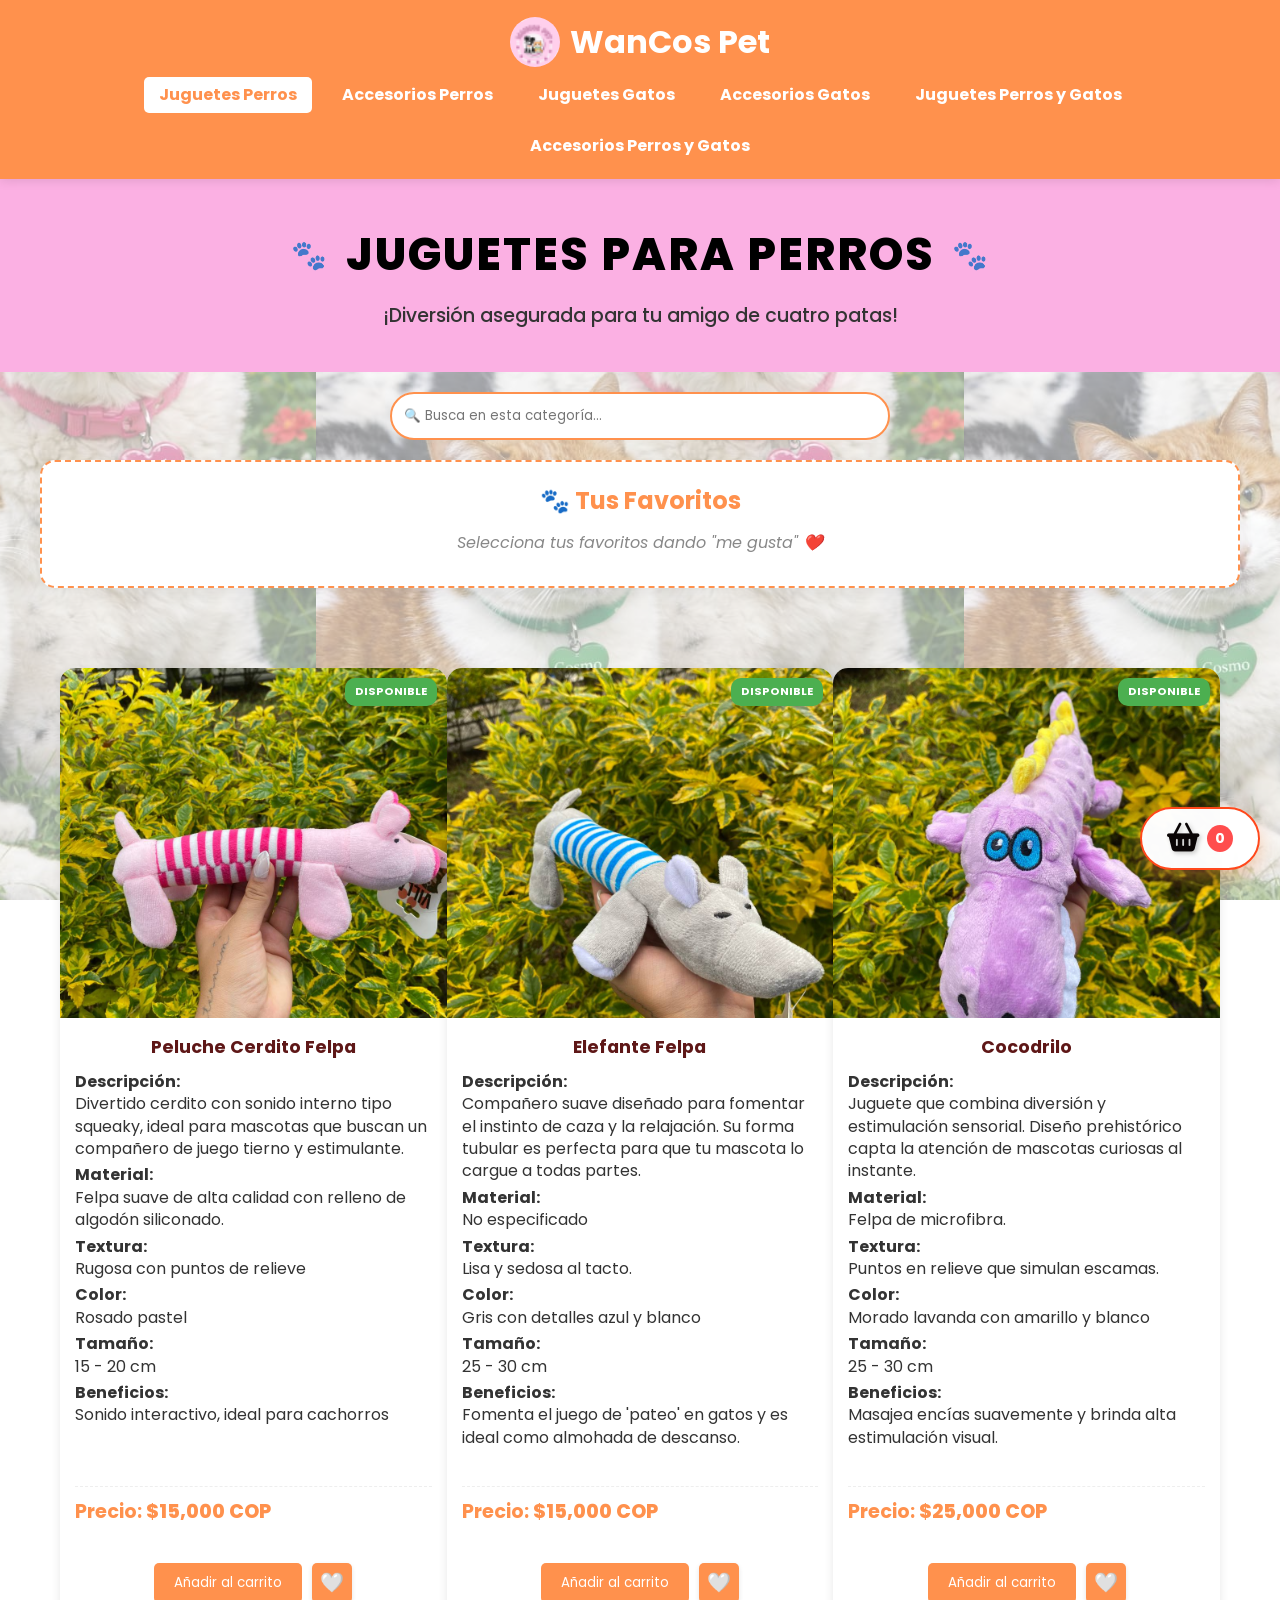
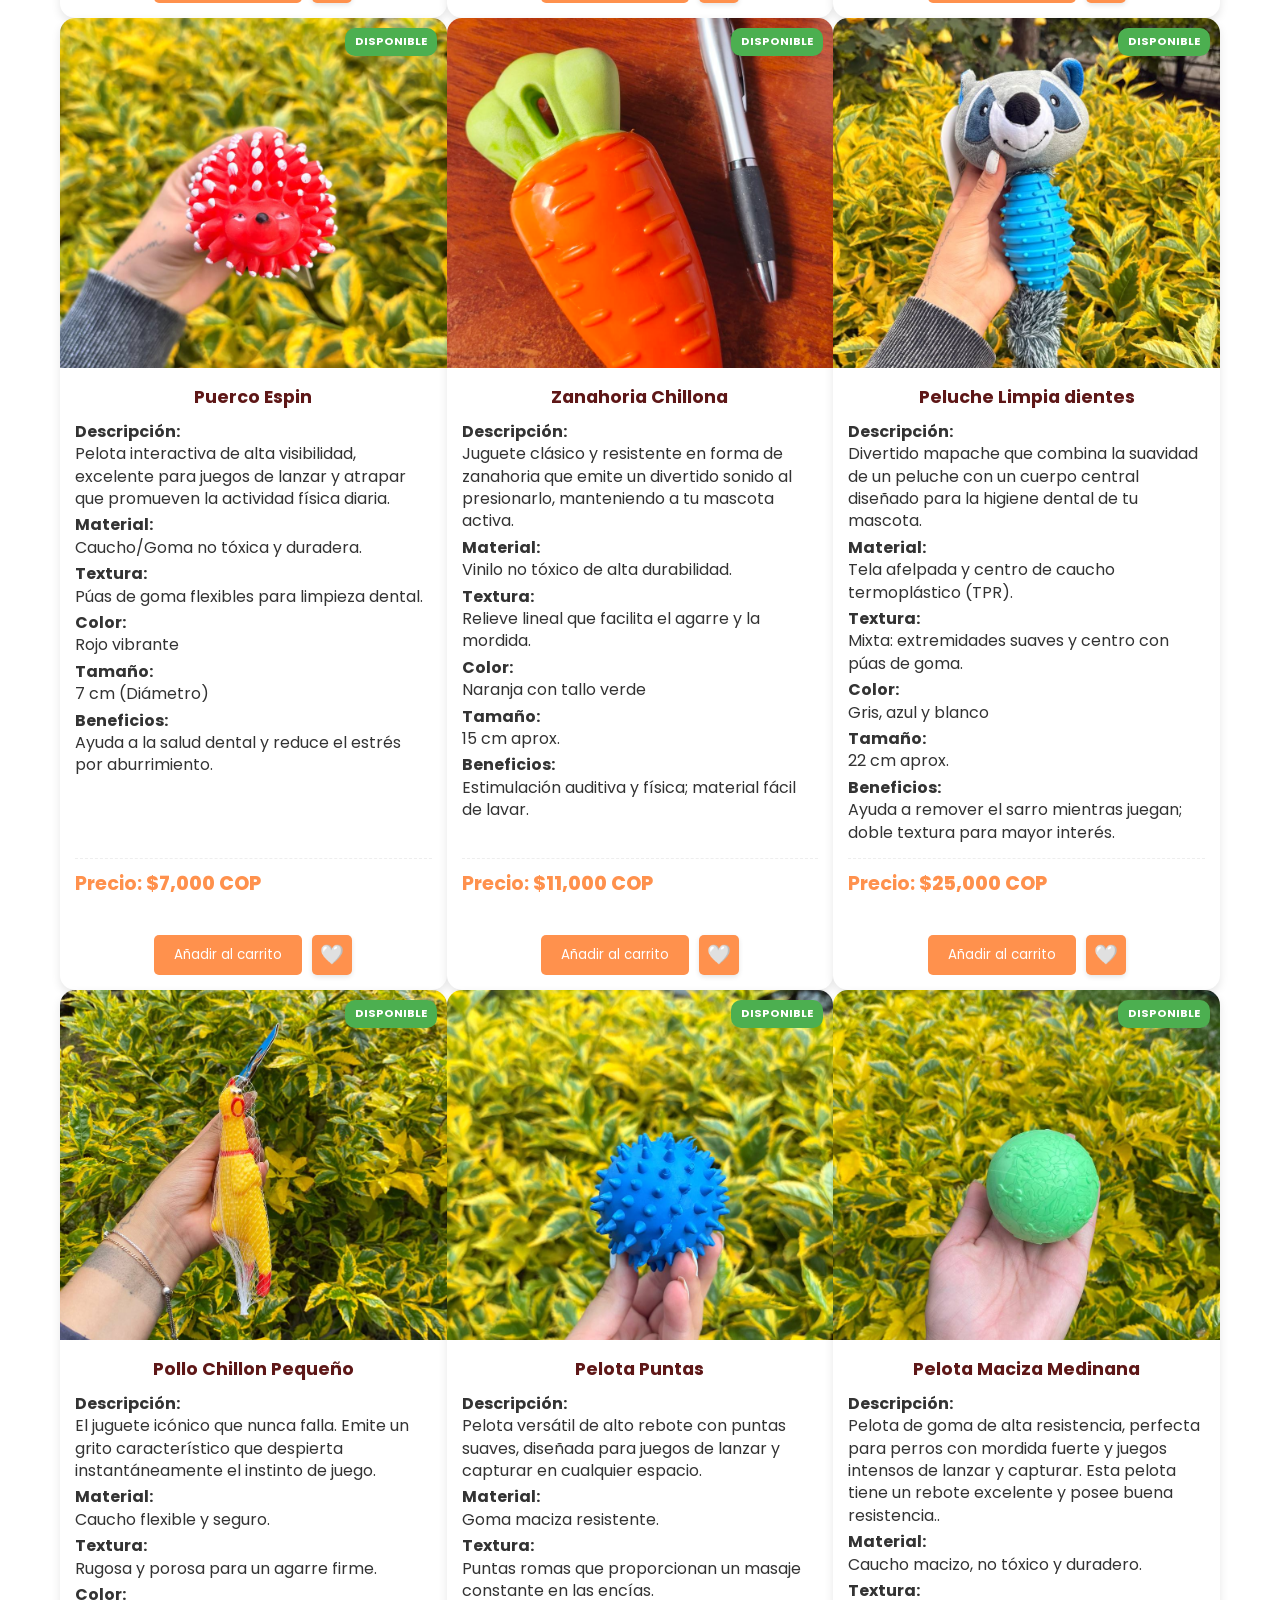
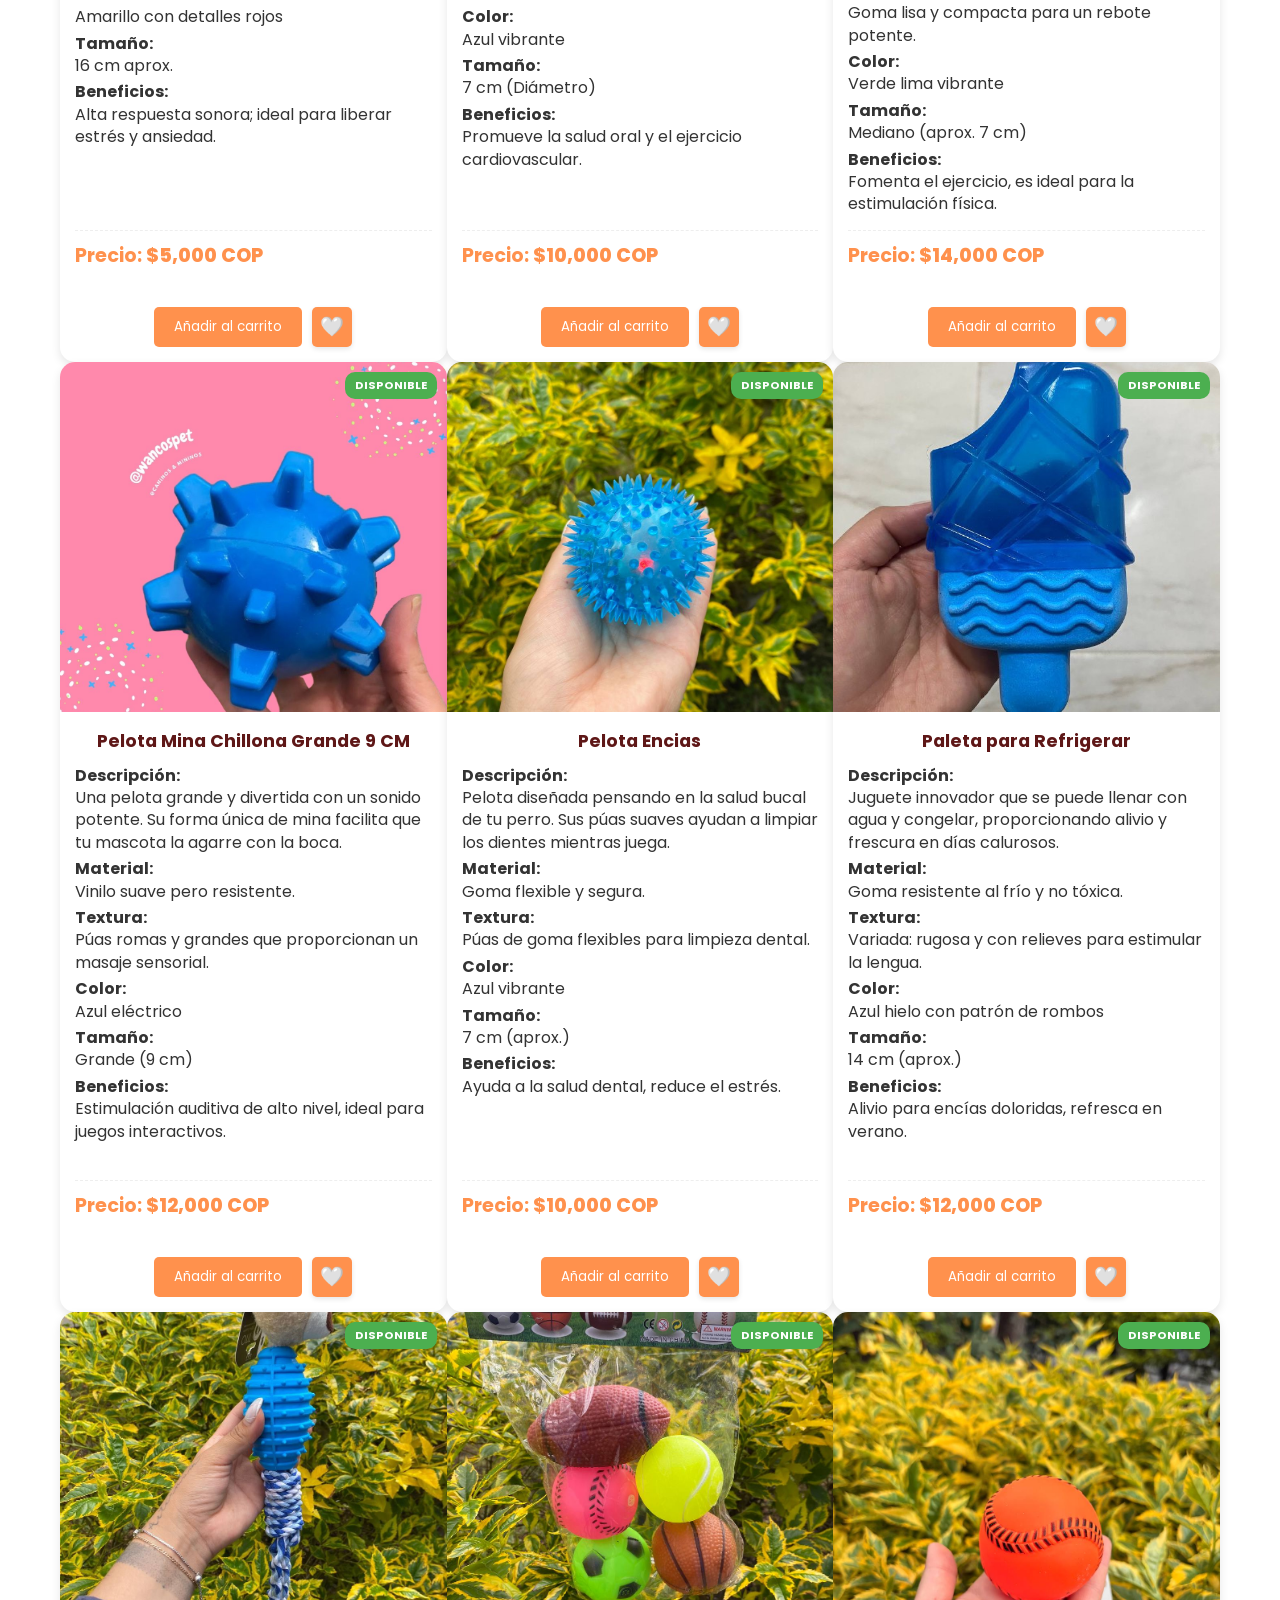
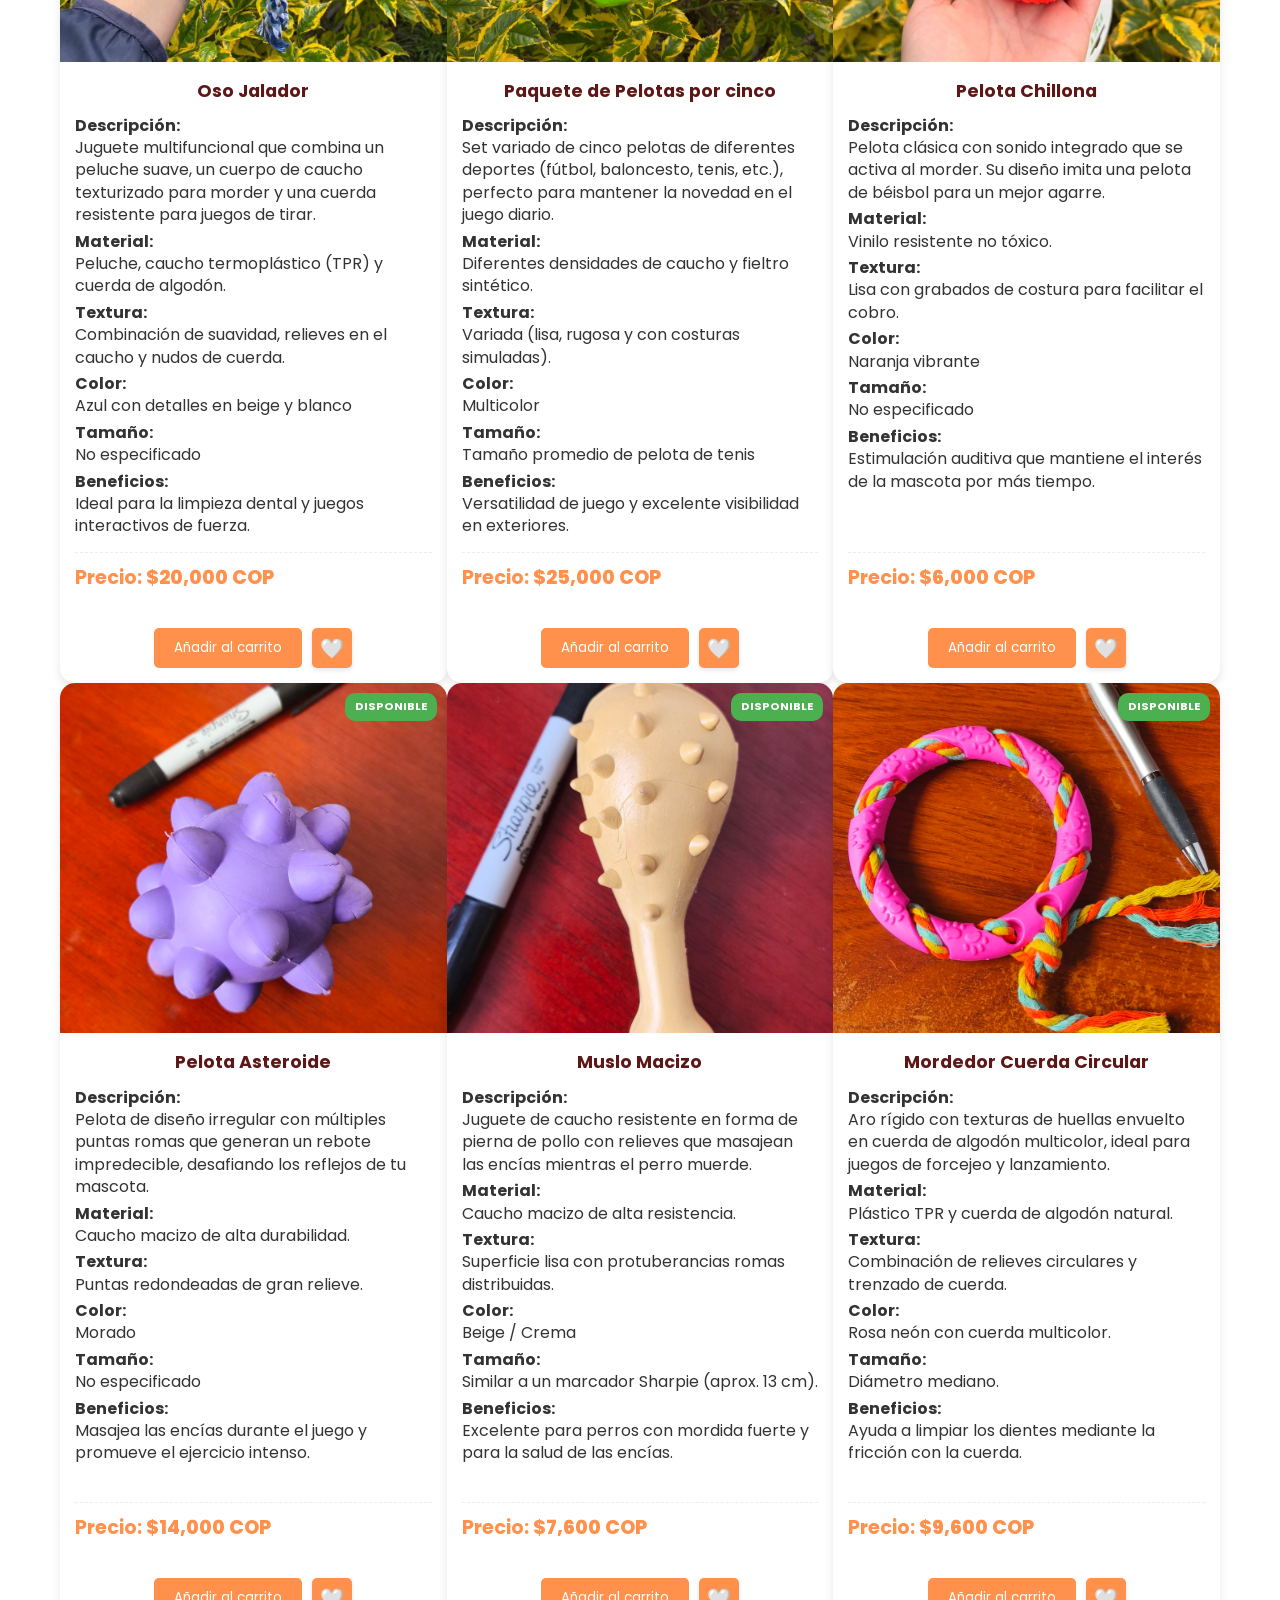
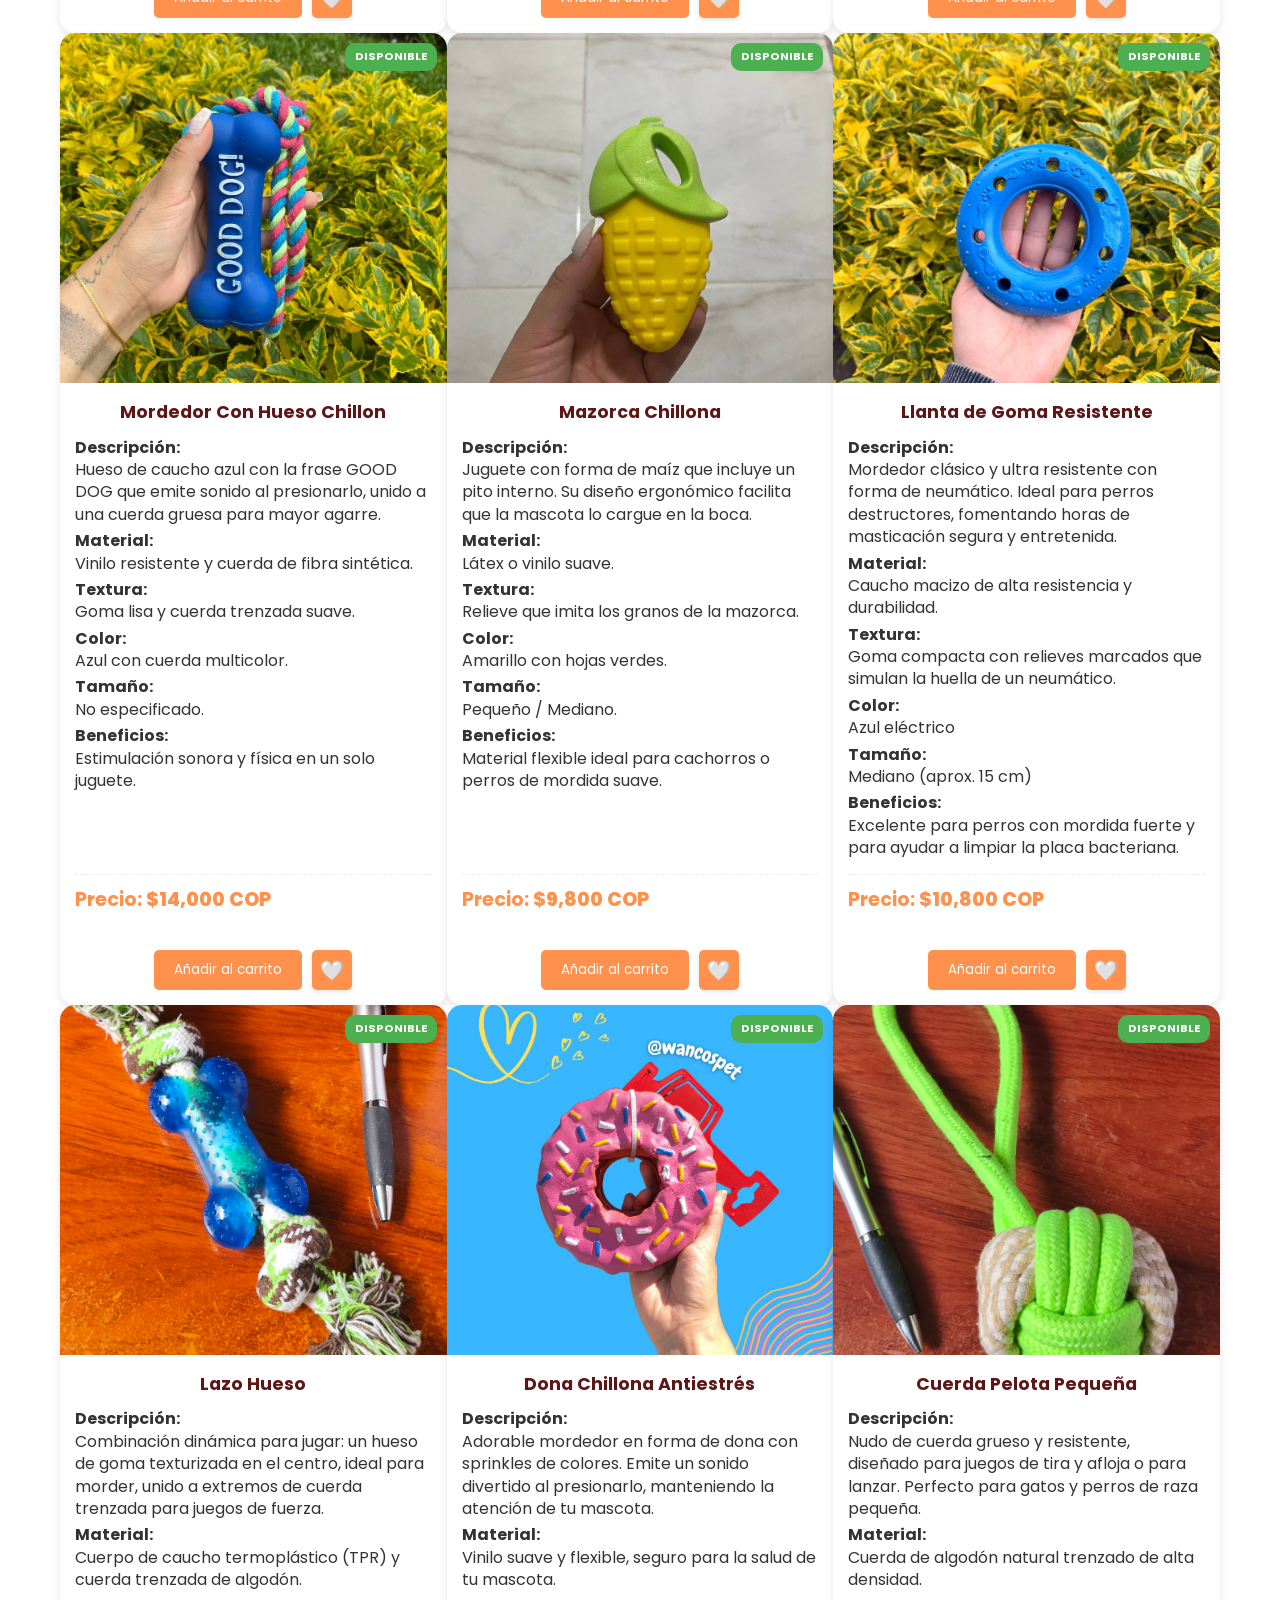
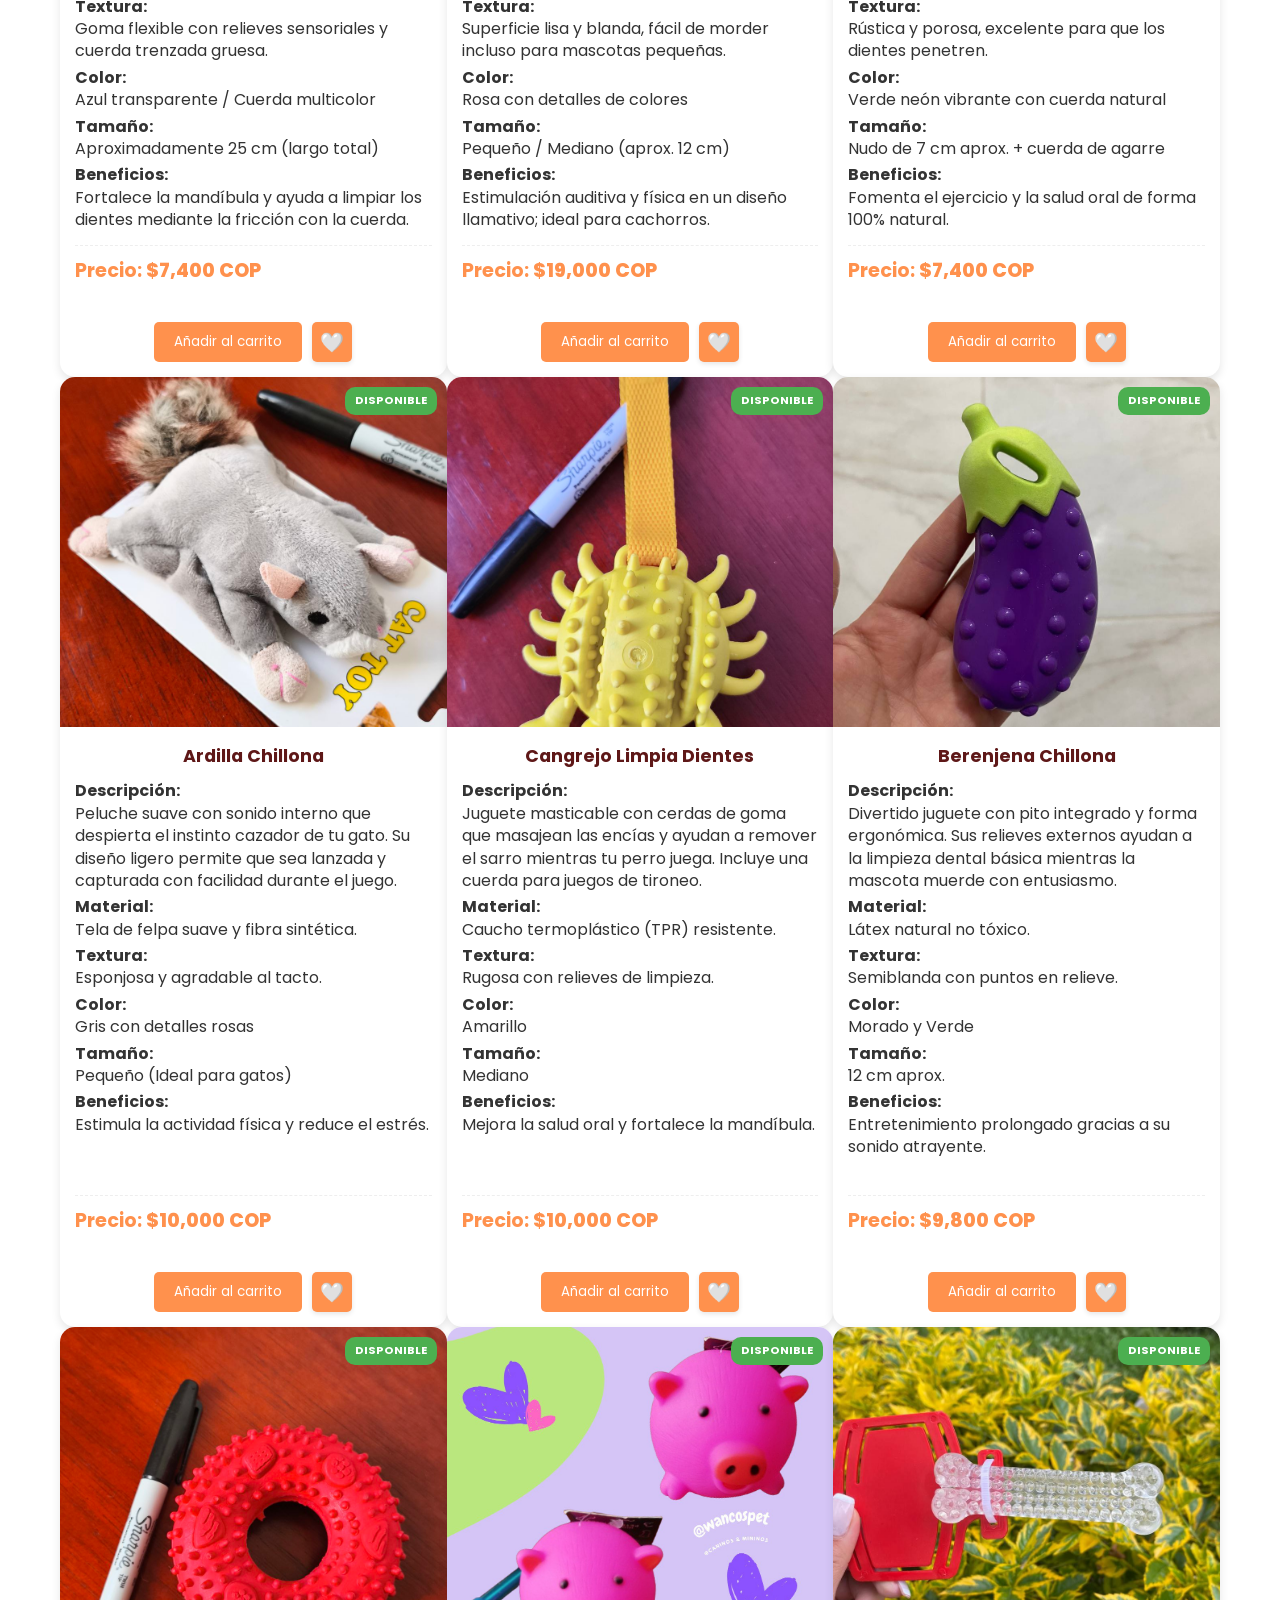
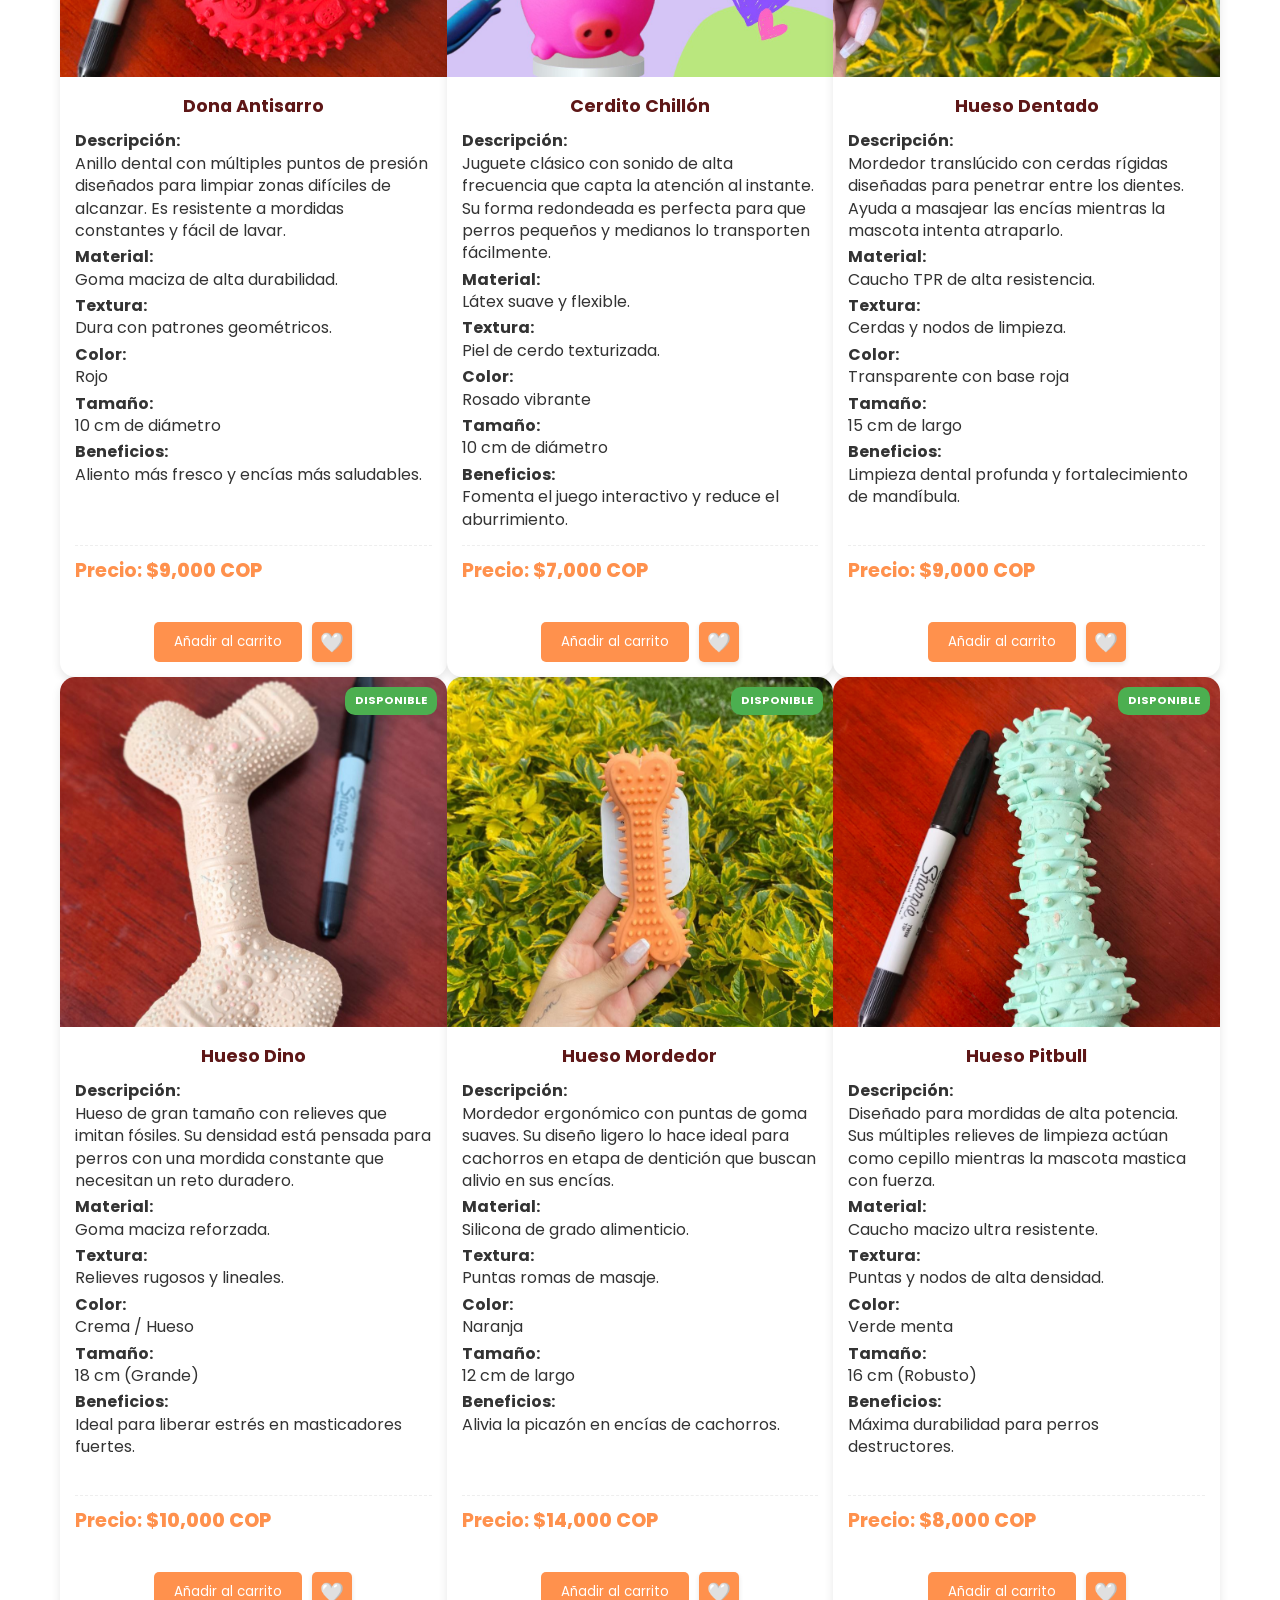
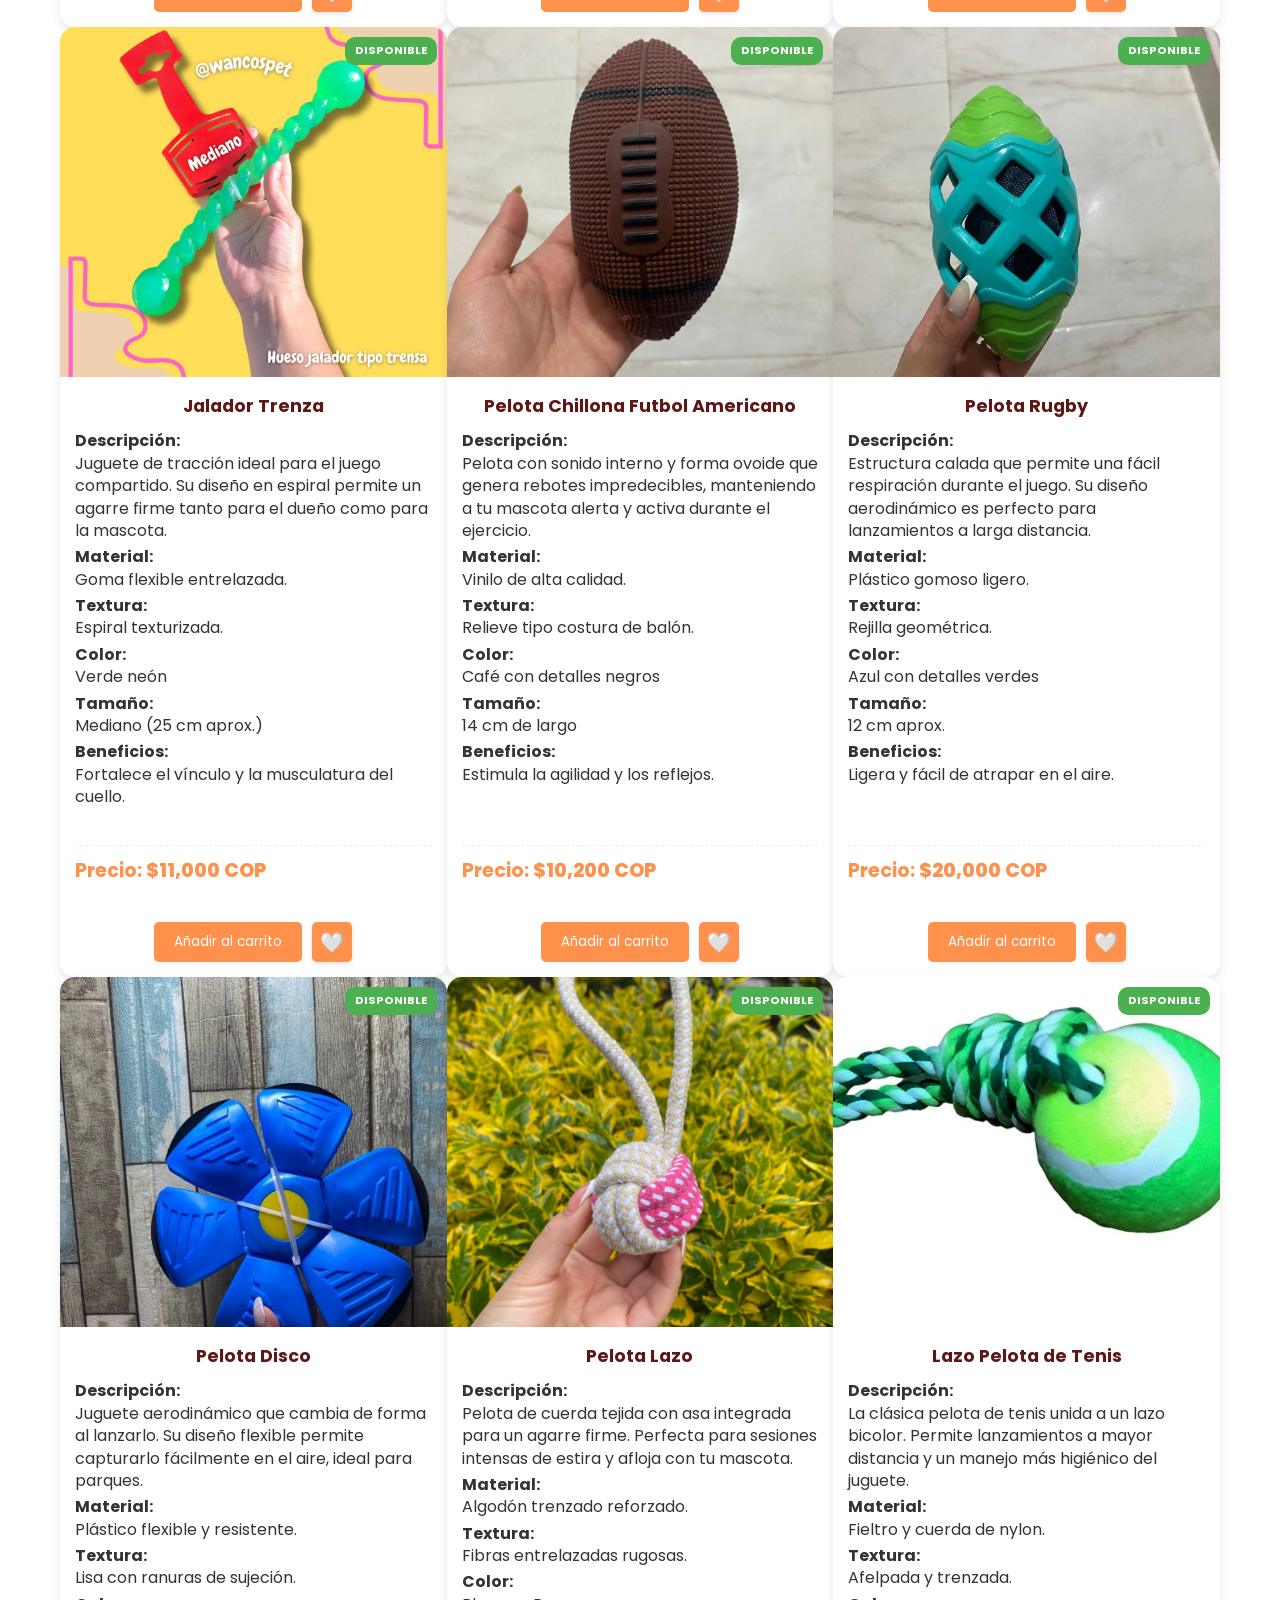
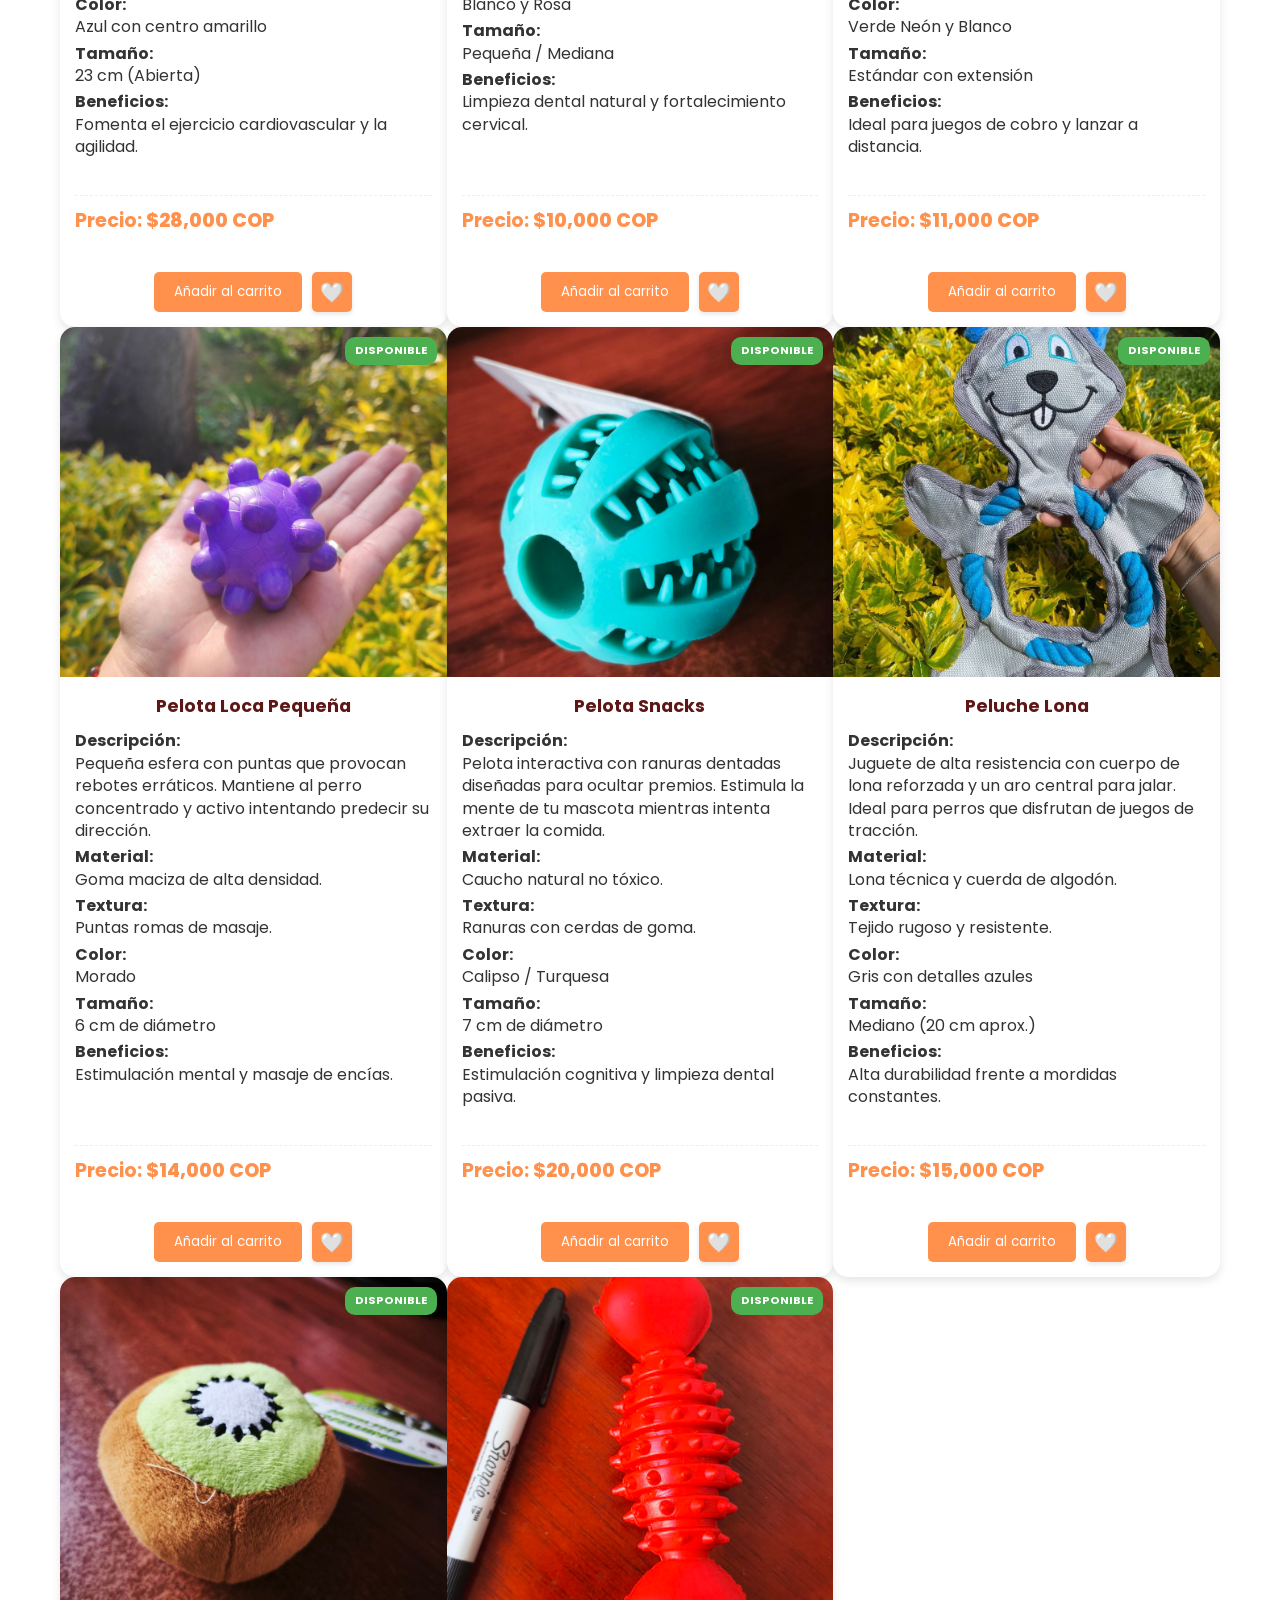
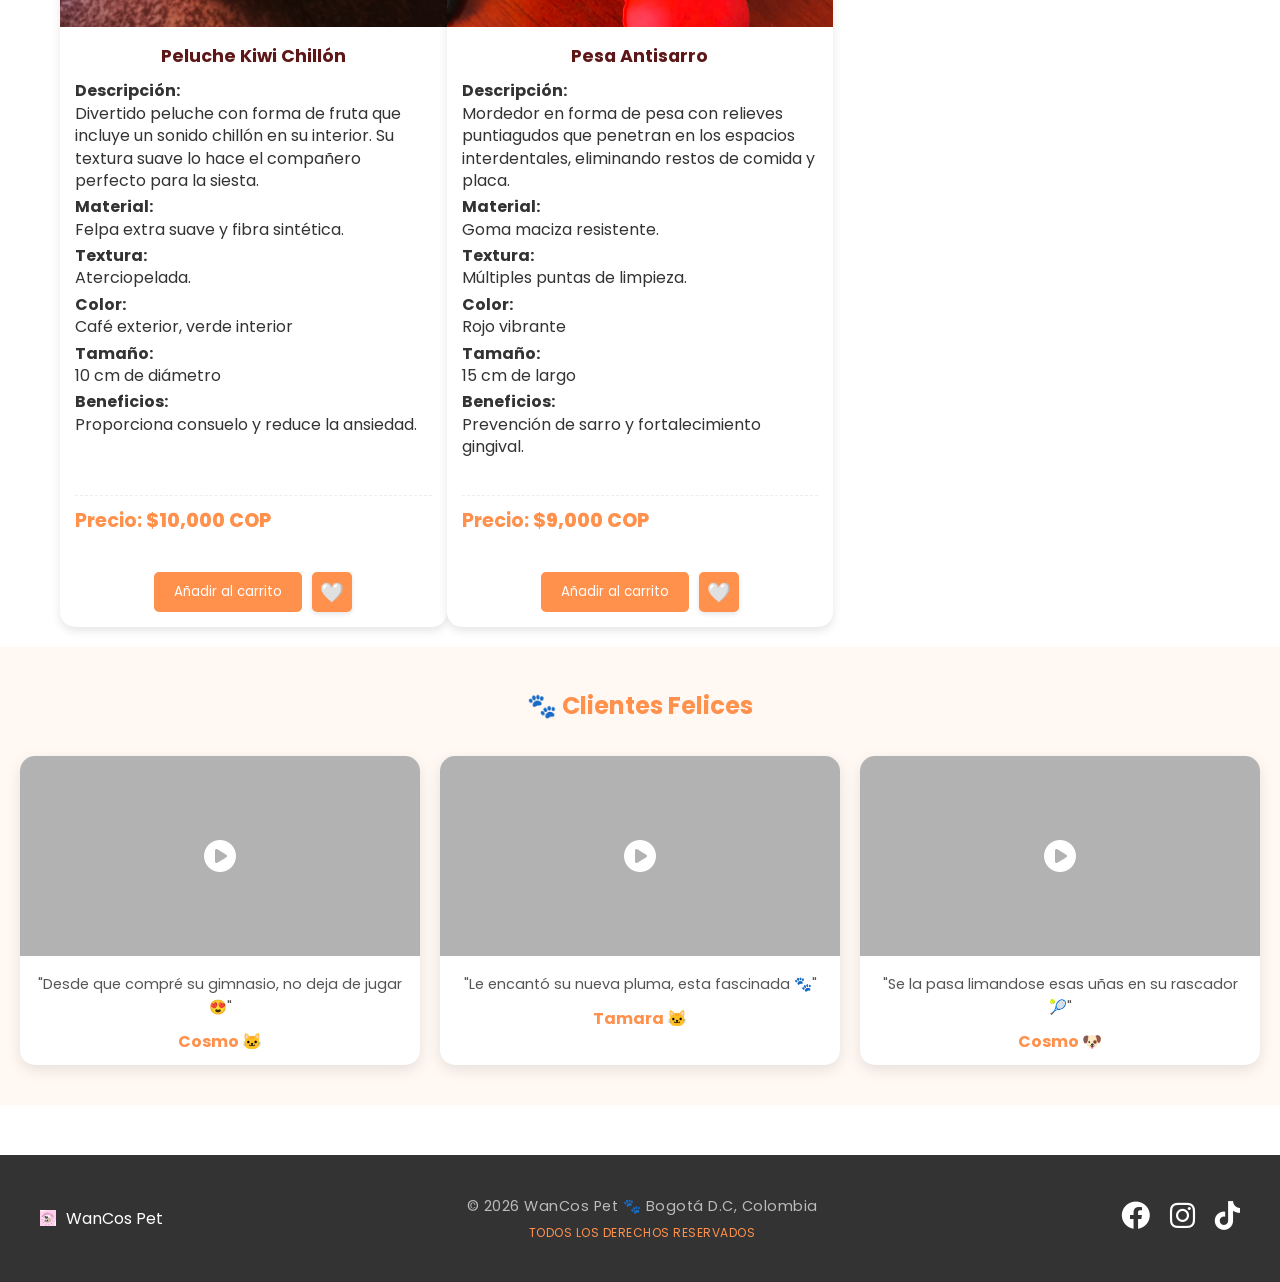
<file: index.html>
<!doctype html>
<html lang="es">
  <head>
    <meta charset="UTF-8" />
    <meta name="viewport" content="width=device-width, initial-scale=1.0" />
    <title>WanCos Pet - Juguetes Perros</title>
    <link
      rel="icon"
      type="image/x-icon"
      href="./img_sitio/Favicon/Extra_favicon_io/favicon-16x16.png"
    />
    <link
      href="https://fonts.googleapis.com/css2?family=Poppins:wght@400;700&display=swap"
      rel="stylesheet"
    />
    <link rel="stylesheet" href="estilos.css" />
    <link
      rel="stylesheet"
      href="https://cdn.jsdelivr.net/npm/@fancyapps/ui@5.0/dist/fancybox/fancybox.css"
    />
    <link
      rel="stylesheet"
      href="https://cdnjs.cloudflare.com/ajax/libs/font-awesome/6.0.0/css/all.min.css"
    />
  </head>
  <body>
    <header>
      <h1>
        <img
          src="./img_sitio/Favicon/Extra_favicon_io/favicon-32x32.png"
          class="logo-titulo"
          alt="Logo"
        />
        WanCos Pet
      </h1>
      <nav id="mainNav"></nav>
    </header>

    <div
      class="carrito"
      onclick="toggleCarrito()"
      style="font-size: 1.2rem; display: flex; align-items: center; gap: 8px"
    >
      <i class="fas fa-shopping-basket" style="font-size: 1.8rem"></i>
      <span
        id="carrito-count"
        style="
          background: #ff4d4d;
          color: white;
          border-radius: 50%;
          padding: 2px 8px;
          font-size: 0.9rem;
        "
        >0</span
      >
    </div>

    <aside id="sidebarCarrito" class="sidebar-carrito">
      <div class="sidebar-header">
        <h3>🛒 Tu Pedido</h3>
        <button onclick="toggleCarrito()" class="btn-cerrar">✕</button>
      </div>

      <ul id="lista-carrito"></ul>

      <div class="footer-carrito">
        <div
          id="total-carrito"
          style="font-weight: bold; margin-bottom: 15px; text-align: center"
        ></div>
        <div
          id="alerta-envio"
          style="text-align: center; margin-bottom: 10px; font-weight: bold"
        ></div>

        <div id="paso-1-carrito">
          <button
            onclick="vaciarCarrito()"
            style="
              background: none;
              border: 1px solid #ff4d4d;
              color: #ff4d4d;
              width: 100%;
              padding: 8px;
              border-radius: 5px;
              margin-bottom: 10px;
              cursor: pointer;
            "
          >
            <i class="fas fa-trash-alt"></i> Vaciar Carrito
          </button>

          <button
            onclick="mostrarFormulario()"
            style="
              width: 100%;
              background: #ff914d;
              color: white;
              border: none;
              padding: 12px;
              border-radius: 8px;
              font-weight: bold;
              cursor: pointer;
            "
          >
            Siguiente: Datos de Envío <i class="fas fa-arrow-right"></i>
          </button>
        </div>

        <div id="paso-2-datos" style="display: none">
          <h4
            style="
              margin-bottom: 10px;
              border-bottom: 1px solid #ddd;
              color: #333;
            "
          >
            Datos de Entrega
          </h4>

          <input
            type="text"
            id="nombre-cliente"
            placeholder="Nombre completo"
            style="
              width: 100%;
              margin-bottom: 10px;
              padding: 10px;
              border-radius: 8px;
              border: 1px solid #ccc;
              box-sizing: border-box;
            "
          />

          <input
            type="text"
            id="direccion-cliente"
            placeholder="Dirección y Barrio"
            style="
              width: 100%;
              margin-bottom: 10px;
              padding: 10px;
              border-radius: 8px;
              border: 1px solid #ccc;
              box-sizing: border-box;
            "
          />
          <select id="ciudad-cliente">
            <option value="">Selecciona tu ciudad</option>
            <option value="bogota">Bogotá</option>
            <option value="otra">Otra ciudad</option>
          </select>

          <label
            style="
              display: block;
              margin-bottom: 5px;
              font-size: 0.8rem;
              color: #666;
            "
            >Método de Pago:</label
          >
          <select
            id="metodo-pago"
            style="
              width: 100%;
              margin-bottom: 15px;
              padding: 10px;
              border-radius: 8px;
              border: 1px solid #ccc;
              background: white;
            "
          >
            <option value="Efectivo">💵 Efectivo (Contra entrega)</option>
            <option value="Nequi">📱 Nequi</option>
          </select>

          <button
            onclick="enviarPedidoWhatsApp()"
            style="
              width: 100%;
              background-color: #25d366;
              color: white;
              border: none;
              padding: 12px;
              border-radius: 8px;
              font-weight: bold;
              cursor: pointer;
            "
          >
            <i class="fab fa-whatsapp"></i> Finalizar Compra
          </button>

          <button
            onclick="volverAProductos()"
            style="
              background: none;
              border: none;
              color: #666;
              width: 100%;
              margin-top: 10px;
              cursor: pointer;
              font-size: 0.8rem;
            "
          >
            ← Modificar Pedido
          </button>
        </div>
      </div>
    </aside>

    <section class="hero">
      <h2>Juguetes para Perros</h2>
      <div class="tagline">
        ¡Diversión asegurada para tu amigo de cuatro patas!
      </div>
    </section>
    <div class="buscador-container" style="text-align: center; margin: 20px">
      <input
        type="text"
        id="buscador"
        placeholder="🔍 Busca en esta categoría..."
        style="
          padding: 12px;
          width: 80%;
          max-width: 500px;
          border-radius: 25px;
          border: 2px solid #ff914d;
        "
      />
    </div>

    <section class="seccion-favoritos">
      <h2 style="text-align: center; font-size: 1.5rem; color: #ff914d">
        🐾 Tus Favoritos
      </h2>
      <div id="contenedor-favoritos" class="favoritos-grid">
        <p class="fav-vacio-msj">
          Selecciona tus favoritos dando "me gusta" ❤️
        </p>
      </div>
    </section>

    <div id="lista-busqueda" class="productos-grid productos-container"></div>
    <main>
      <section id="productos-section">
        <div id="lista-productos" class="grid-productos"></div>
      </section>
    </main>

    <section class="clientes-section">
      <h2>🐾 Clientes Felices</h2>
      <div id="clientes-felices" class="clientes-grid"></div>
    </section>

    <footer class="footer-wancos">
      <div class="footer-container">
        <div class="footer-logo">
          <img
            src="./img_sitio/Favicon/Extra_favicon_io/favicon-16x16.png"
            class="logo-img"
            alt="Logo"
          />
          <span>WanCos Pet</span>
        </div>

        <div class="footer-copy">
          <p>
            © 2026 WanCos Pet 🐾 Bogotá D.C, Colombia <br />
            <span>Todos los derechos reservados</span>
          </p>
        </div>
        <div class="footer-social">
          <a
            href="https://www.facebook.com/profile.php?id=61581891114782"
            target="_blank"
            ><i class="fab fa-facebook"></i
          ></a>
          <a href="https://www.instagram.com/wancospet/" target="_blank"
            ><i class="fab fa-instagram"></i
          ></a>
          <a
            href="https://www.tiktok.com/@wancos.pet?is_from_webapp=1&sender_device=pc"
            target="_blank"
            ><i class="fab fa-tiktok"></i
          ></a>
        </div>
      </div>
    </footer>

    <script src="https://cdn.jsdelivr.net/npm/@fancyapps/ui@5.0/dist/fancybox/fancybox.umd.js"></script>
    <script src="datos.js"></script>
    <script src="logica.js"></script>
    <script src="menu.js"></script>
    <script src="clientes.js"></script>
  </body>
</html>
</file>
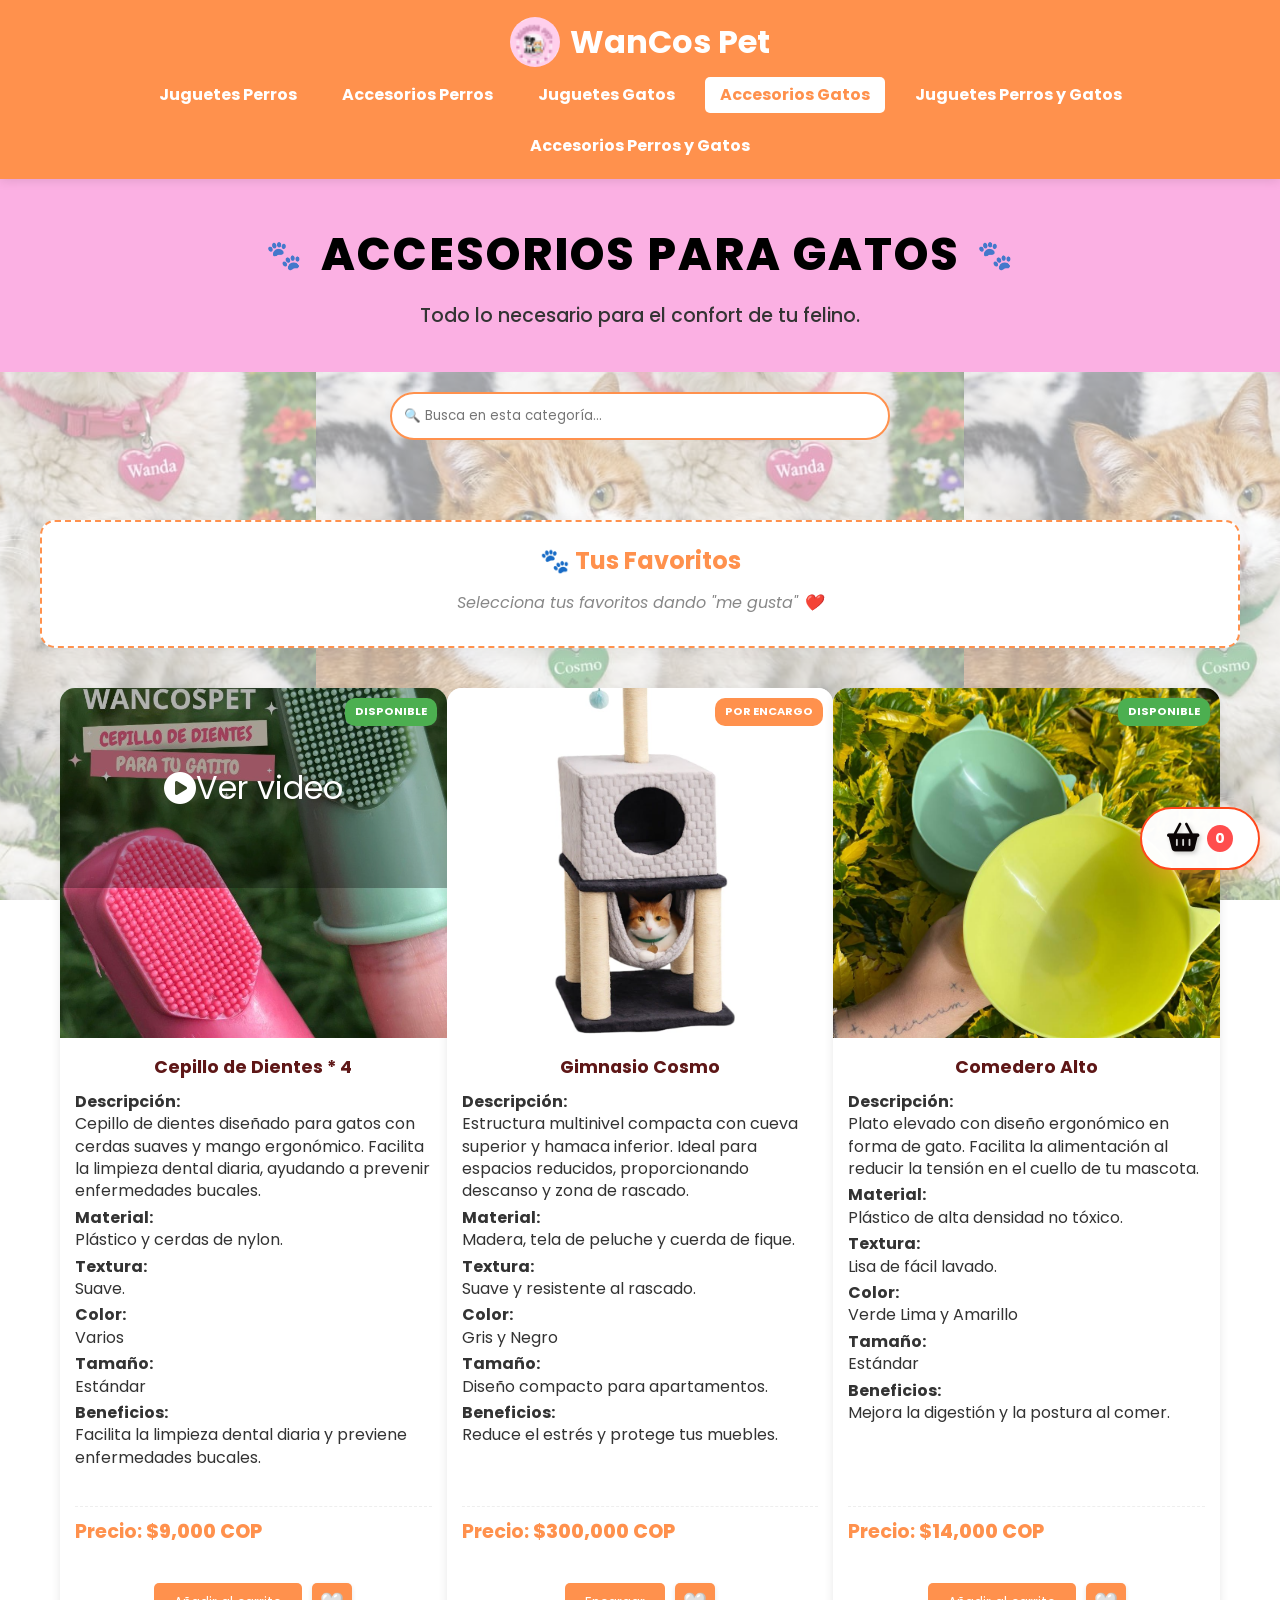
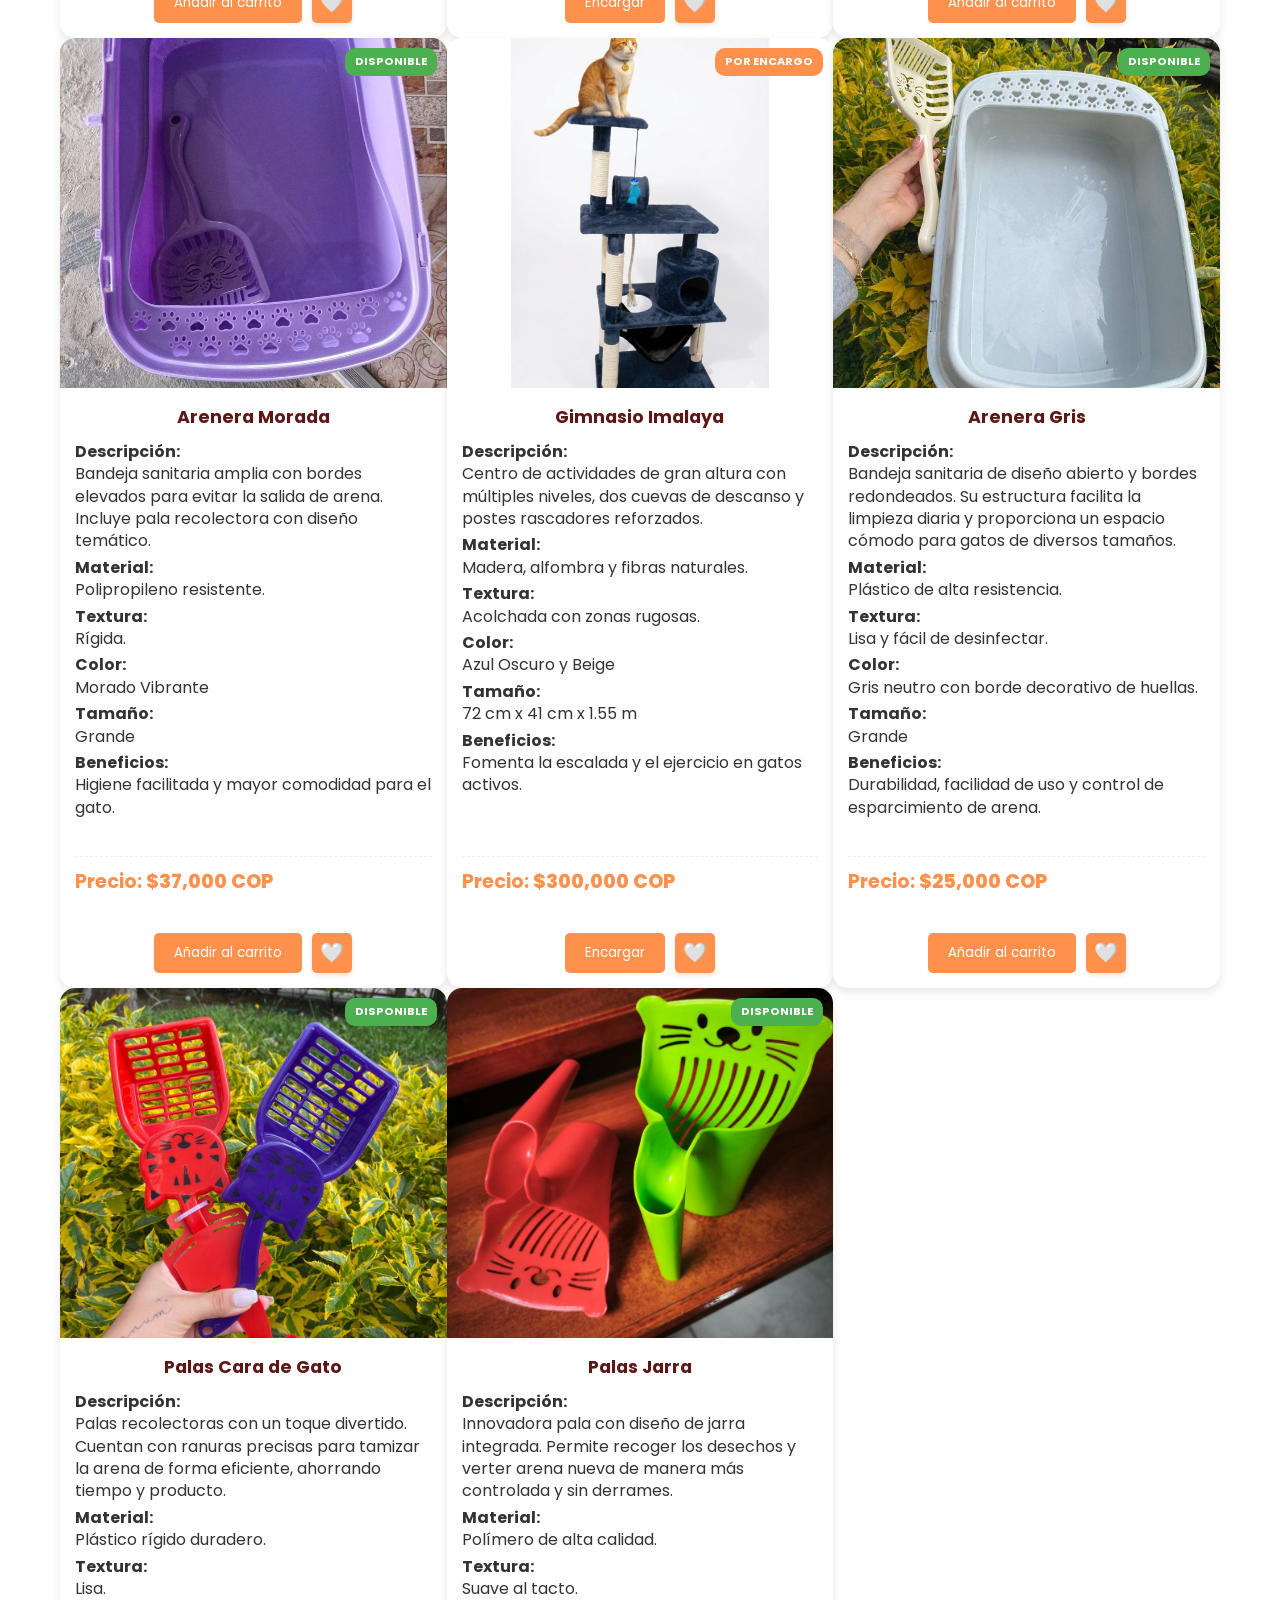
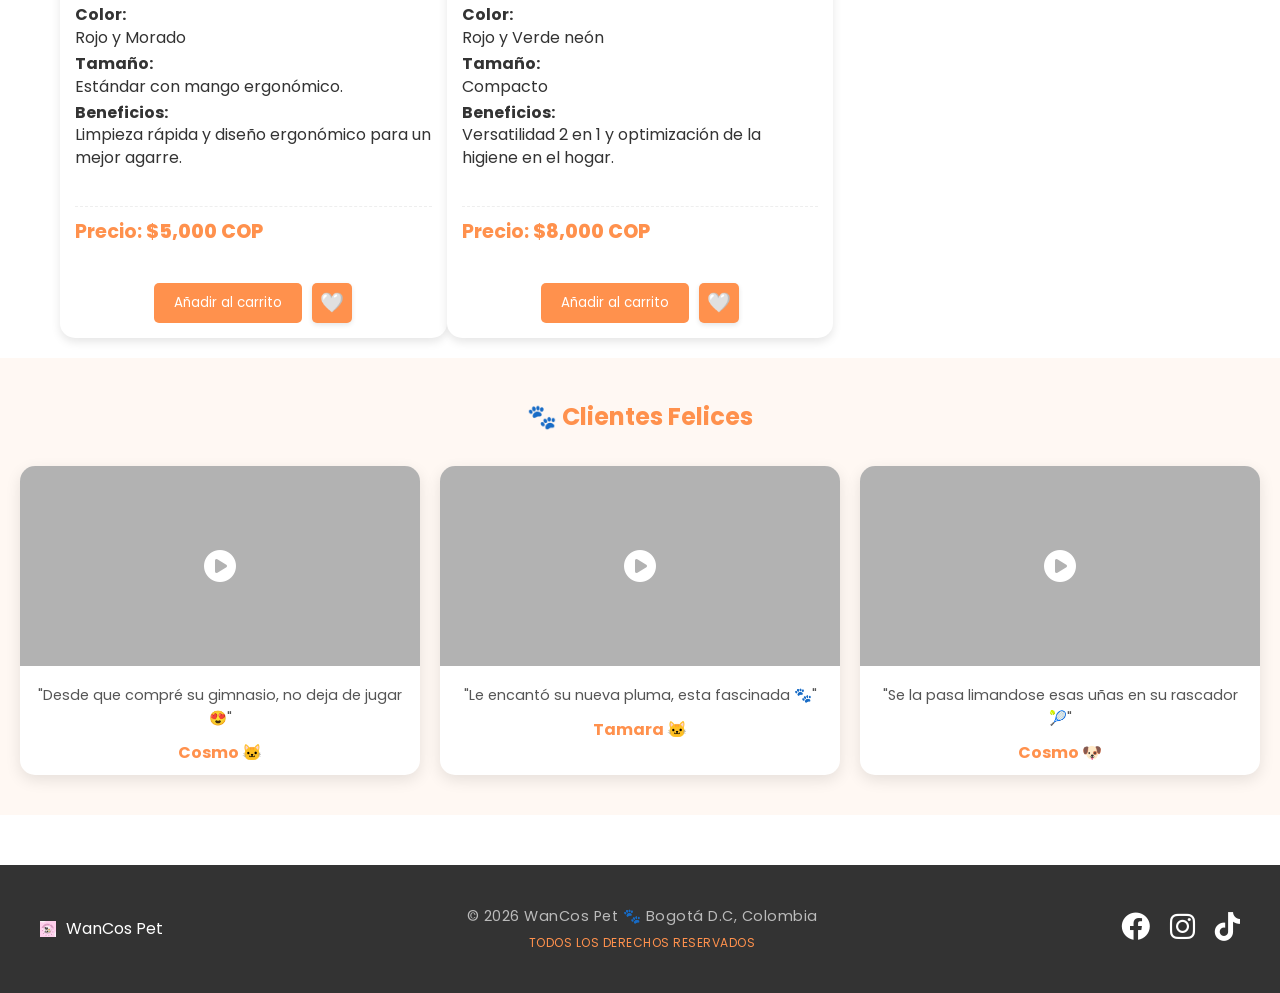
<file: accesorios-gatos.html>
<!doctype html>
<html lang="es">
  <head>
    <meta charset="UTF-8" />
    <meta name="viewport" content="width=device-width, initial-scale=1.0" />
    <title>WanCos Pet - Accesorios Gatos</title>
    <link
      rel="icon"
      type="image/x-icon"
      href="./img_sitio/Favicon/Extra_favicon_io/favicon-16x16.png"
    />
    <link
      href="https://fonts.googleapis.com/css2?family=Poppins:wght@400;700&display=swap"
      rel="stylesheet"
    />
    <link rel="stylesheet" href="estilos.css" />
    <link
      rel="stylesheet"
      href="https://cdn.jsdelivr.net/npm/@fancyapps/ui@5.0/dist/fancybox/fancybox.css"
    />
    <link
      rel="stylesheet"
      href="https://cdnjs.cloudflare.com/ajax/libs/font-awesome/6.0.0/css/all.min.css"
    />
  </head>
  <body>
    <header>
      <h1>
        <img
          src="./img_sitio/Favicon/Extra_favicon_io/favicon-32x32.png"
          class="logo-titulo"
          alt="Logo"
        />
        WanCos Pet
      </h1>
      <nav id="mainNav"></nav>
    </header>

    <div
      class="carrito"
      onclick="toggleCarrito()"
      style="font-size: 1.2rem; display: flex; align-items: center; gap: 8px"
    >
      <i class="fas fa-shopping-basket" style="font-size: 1.8rem"></i>
      <span
        id="carrito-count"
        style="
          background: #ff4d4d;
          color: white;
          border-radius: 50%;
          padding: 2px 8px;
          font-size: 0.9rem;
        "
        >0</span
      >
    </div>

    <aside id="sidebarCarrito" class="sidebar-carrito">
      <div class="sidebar-header">
        <h3>🛒 Tu Pedido</h3>
        <button onclick="toggleCarrito()" class="btn-cerrar">✕</button>
      </div>

      <ul id="lista-carrito"></ul>

      <div class="footer-carrito">
        <div
          id="total-carrito"
          style="font-weight: bold; margin-bottom: 15px; text-align: center"
        ></div>
        <div
          id="alerta-envio"
          style="text-align: center; margin-bottom: 10px; font-weight: bold"
        ></div>

        <div id="paso-1-carrito">
          <button
            onclick="vaciarCarrito()"
            style="
              background: none;
              border: 1px solid #ff4d4d;
              color: #ff4d4d;
              width: 100%;
              padding: 8px;
              border-radius: 5px;
              margin-bottom: 10px;
              cursor: pointer;
            "
          >
            <i class="fas fa-trash-alt"></i> Vaciar Carrito
          </button>

          <button
            onclick="mostrarFormulario()"
            style="
              width: 100%;
              background: #ff914d;
              color: white;
              border: none;
              padding: 12px;
              border-radius: 8px;
              font-weight: bold;
              cursor: pointer;
            "
          >
            Siguiente: Datos de Envío <i class="fas fa-arrow-right"></i>
          </button>
        </div>

        <div id="paso-2-datos" style="display: none">
          <h4
            style="
              margin-bottom: 10px;
              border-bottom: 1px solid #ddd;
              color: #333;
            "
          >
            Datos de Entrega
          </h4>

          <input
            type="text"
            id="nombre-cliente"
            placeholder="Nombre completo"
            style="
              width: 100%;
              margin-bottom: 10px;
              padding: 10px;
              border-radius: 8px;
              border: 1px solid #ccc;
              box-sizing: border-box;
            "
          />

          <input
            type="text"
            id="direccion-cliente"
            placeholder="Dirección y Barrio"
            style="
              width: 100%;
              margin-bottom: 10px;
              padding: 10px;
              border-radius: 8px;
              border: 1px solid #ccc;
              box-sizing: border-box;
            "
          />
          <select id="ciudad-cliente">
            <option value="">Selecciona tu ciudad</option>
            <option value="bogota">Bogotá</option>
            <option value="otra">Otra ciudad</option>
          </select>

          <label
            style="
              display: block;
              margin-bottom: 5px;
              font-size: 0.8rem;
              color: #666;
            "
            >Método de Pago:</label
          >
          <select
            id="metodo-pago"
            style="
              width: 100%;
              margin-bottom: 15px;
              padding: 10px;
              border-radius: 8px;
              border: 1px solid #ccc;
              background: white;
            "
          >
            <option value="Efectivo">💵 Efectivo (Contra entrega)</option>
            <option value="Nequi">📱 Nequi</option>
          </select>

          <button
            onclick="enviarPedidoWhatsApp()"
            style="
              width: 100%;
              background-color: #25d366;
              color: white;
              border: none;
              padding: 12px;
              border-radius: 8px;
              font-weight: bold;
              cursor: pointer;
            "
          >
            <i class="fab fa-whatsapp"></i> Finalizar Compra
          </button>

          <button
            onclick="volverAProductos()"
            style="
              background: none;
              border: none;
              color: #666;
              width: 100%;
              margin-top: 10px;
              cursor: pointer;
              font-size: 0.8rem;
            "
          >
            ← Modificar Pedido
          </button>
        </div>
      </div>
    </aside>

    <section class="hero">
      <h2>Accesorios para Gatos</h2>
      <div class="tagline">Todo lo necesario para el confort de tu felino.</div>
    </section>
    <div class="buscador-container" style="text-align: center; margin: 20px">
      <input
        type="text"
        id="buscador"
        placeholder="🔍 Busca en esta categoría..."
        style="
          padding: 12px;
          width: 80%;
          max-width: 500px;
          border-radius: 25px;
          border: 2px solid #ff914d;
        "
      />
    </div>

    <div id="lista-busqueda" class="productos-grid productos-container"></div>
    <section class="seccion-favoritos">
      <h2 style="text-align: center; font-size: 1.5rem; color: #ff914d">
        🐾 Tus Favoritos
      </h2>
      <div id="contenedor-favoritos" class="favoritos-grid">
        <p class="fav-vacio-msj">
          Selecciona tus favoritos dando "me gusta" ❤️
        </p>
      </div>
    </section>
    <main>
      <section id="productos-section">
        <div id="lista-productos" class="grid-productos"></div>
      </section>
    </main>

    <section class="clientes-section">
      <h2>🐾 Clientes Felices</h2>
      <div id="clientes-felices" class="clientes-grid"></div>
    </section>

    <footer class="footer-wancos">
      <div class="footer-container">
        <div class="footer-logo">
          <img
            src="./img_sitio/Favicon/Extra_favicon_io/favicon-16x16.png"
            class="logo-img"
            alt="Logo"
          />
          <span>WanCos Pet</span>
        </div>

        <div class="footer-copy">
          <p>
            © 2026 WanCos Pet 🐾 Bogotá D.C, Colombia <br />
            <span>Todos los derechos reservados</span>
          </p>
        </div>
        <div class="footer-social">
          <a
            href="https://www.facebook.com/profile.php?id=61581891114782"
            target="_blank"
            ><i class="fab fa-facebook"></i
          ></a>
          <a href="https://www.instagram.com/wancospet/" target="_blank"
            ><i class="fab fa-instagram"></i
          ></a>
          <a
            href="https://www.tiktok.com/@wancos.pet?is_from_webapp=1&sender_device=pc"
            target="_blank"
            ><i class="fab fa-tiktok"></i
          ></a>
        </div>
      </div>
    </footer>

    <script src="https://cdn.jsdelivr.net/npm/@fancyapps/ui@5.0/dist/fancybox/fancybox.umd.js"></script>
    <script src="datos.js"></script>
    <script src="logica.js"></script>
    <script src="menu.js"></script>
    <script src="clientes.js"></script>
  </body>
</html>
</file>
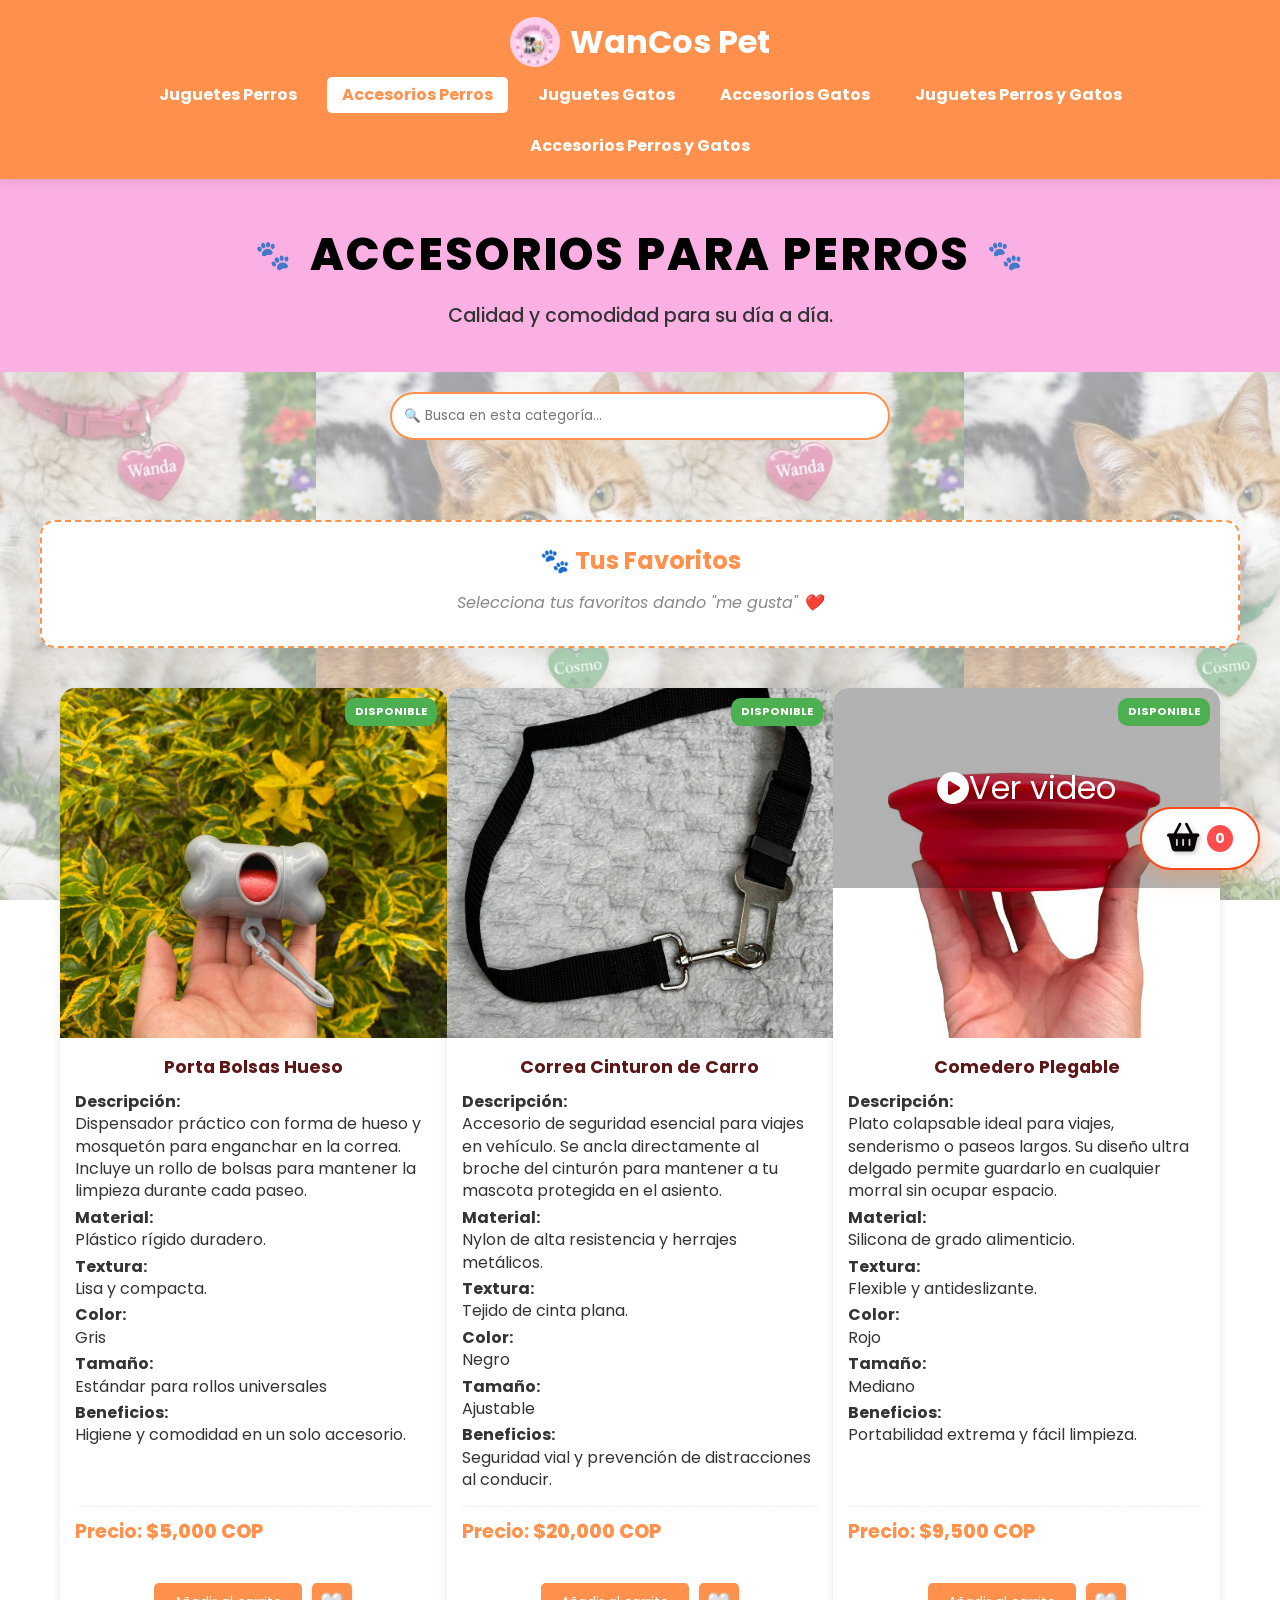
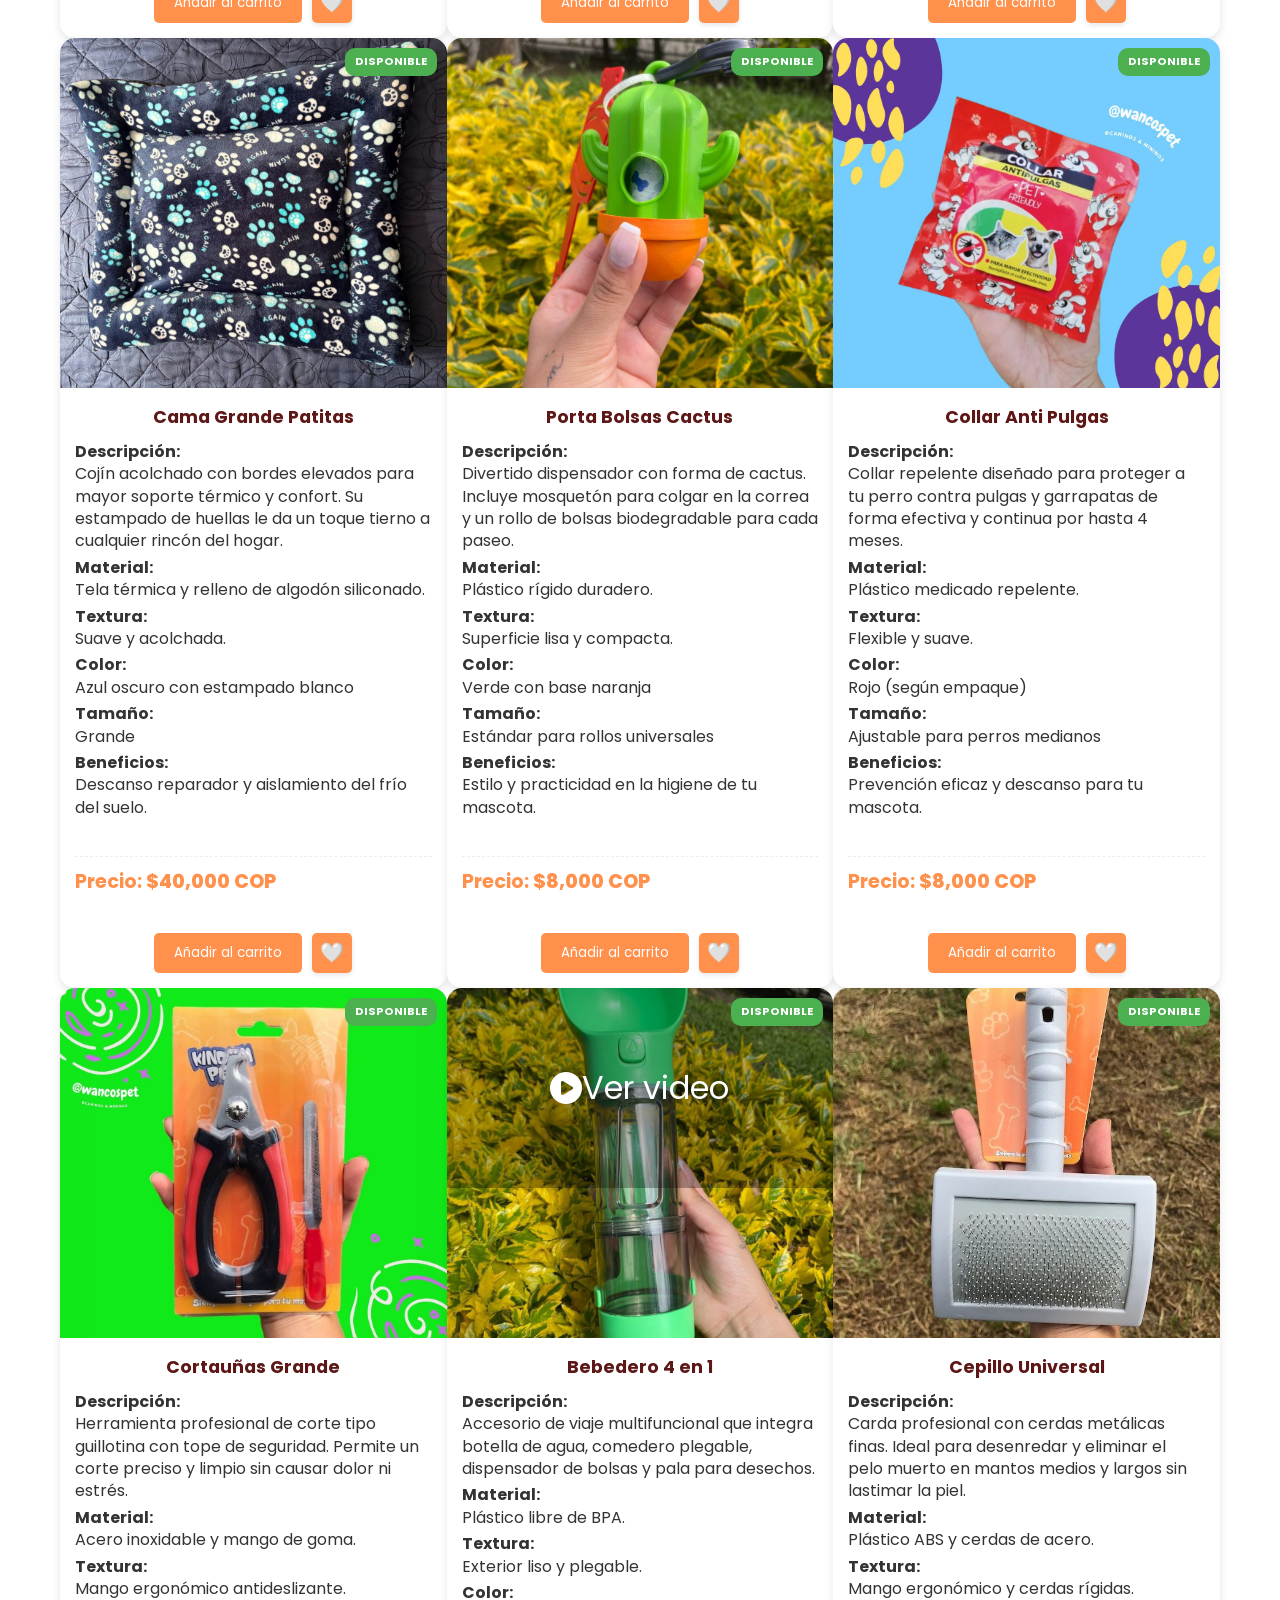
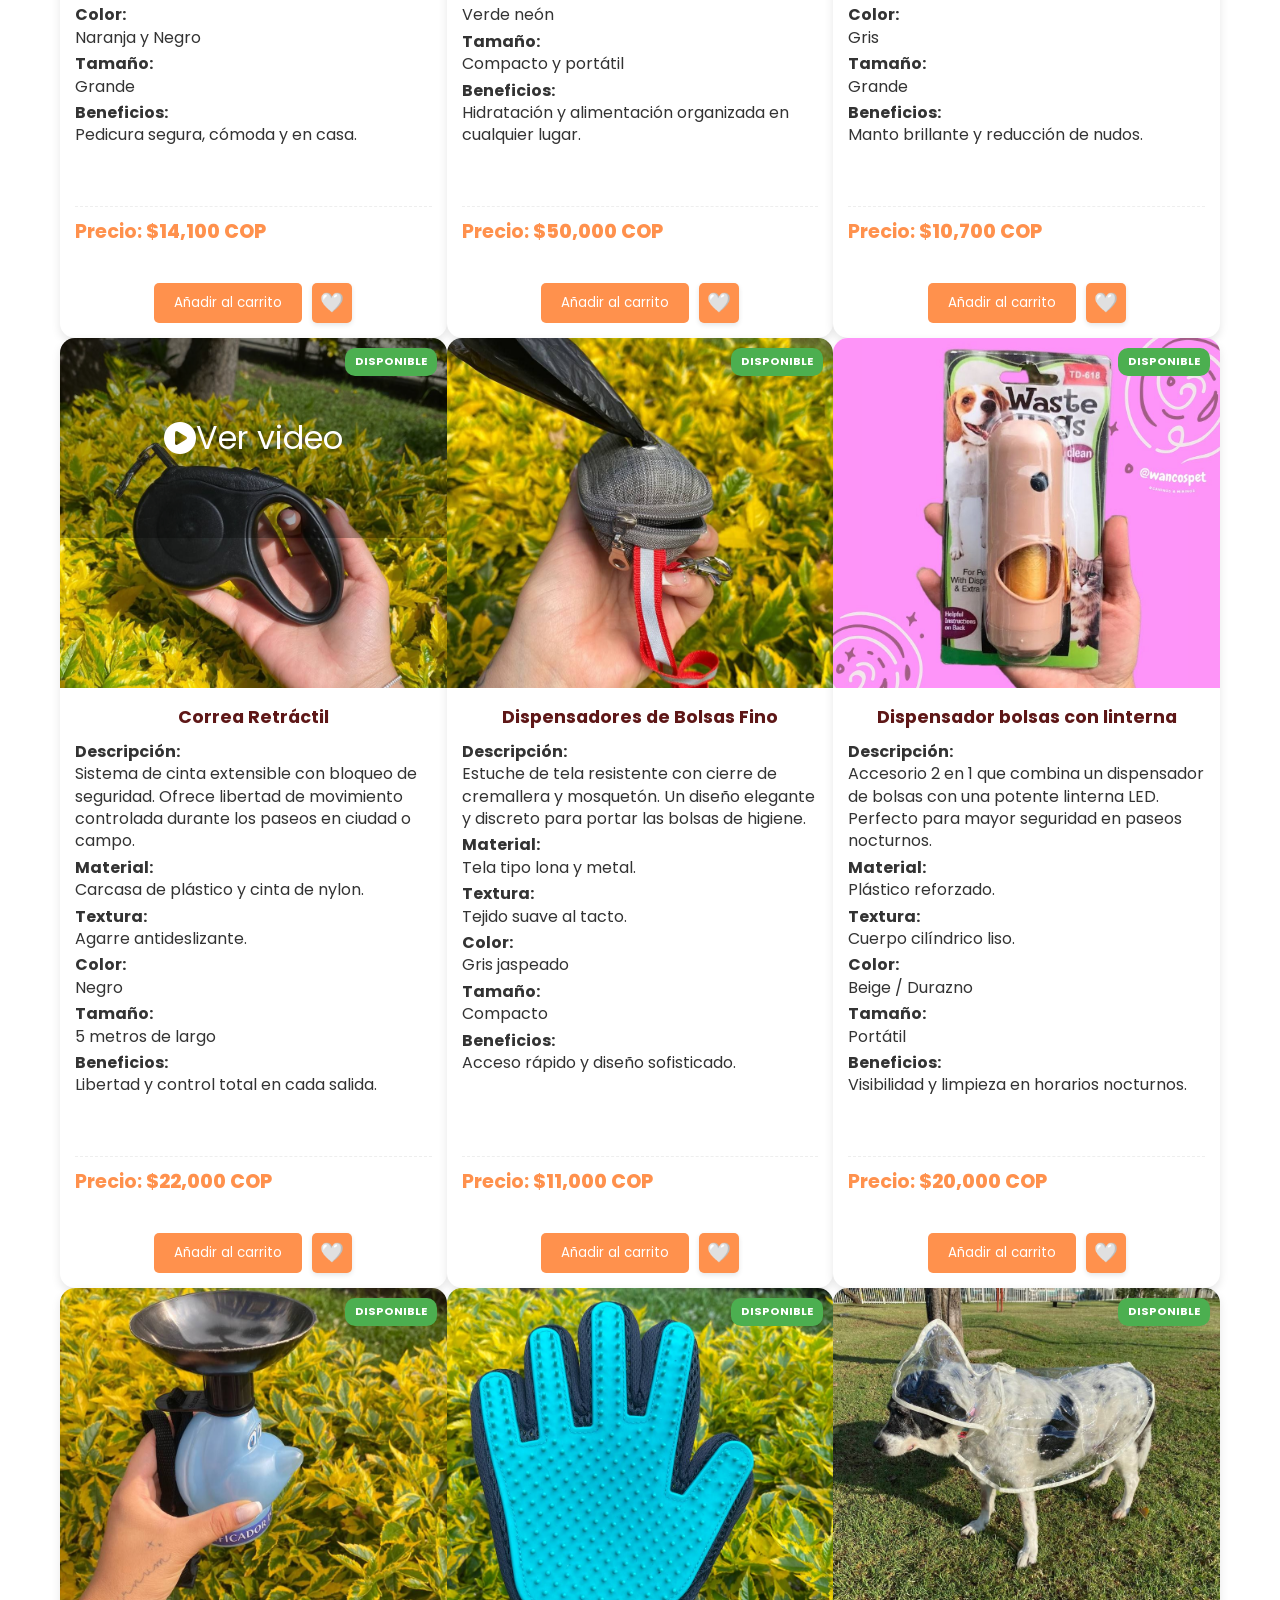
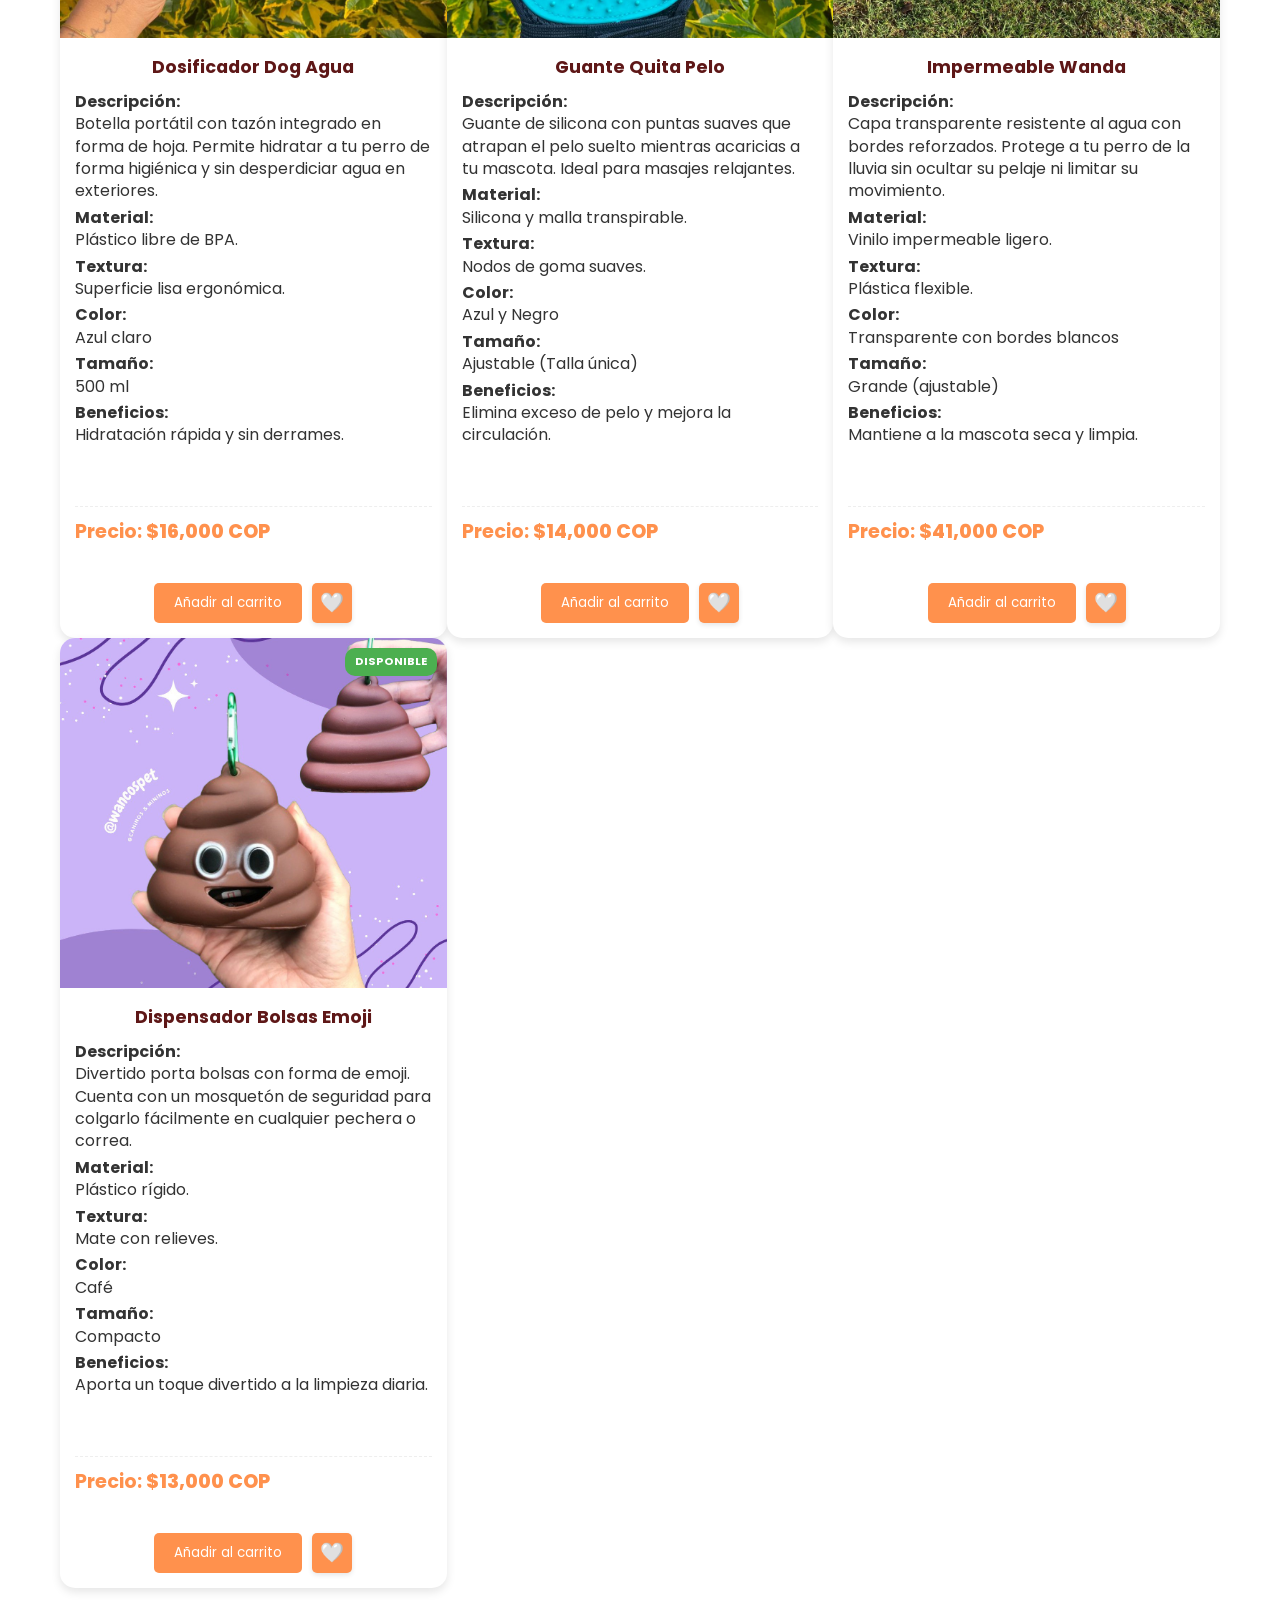
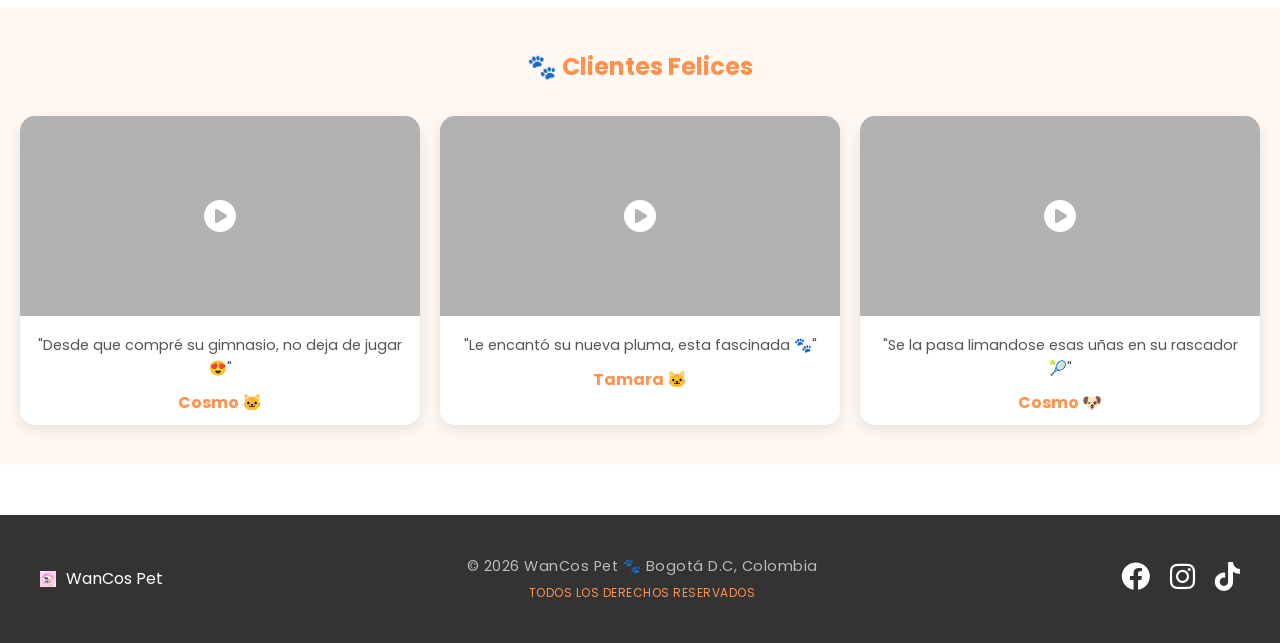
<file: accesorios-perros.html>
<!doctype html>
<html lang="es">
  <head>
    <meta charset="UTF-8" />
    <meta name="viewport" content="width=device-width, initial-scale=1.0" />
    <title>WanCos Pet - Accesorios Perros</title>
    <link
      rel="icon"
      type="image/x-icon"
      href="./img_sitio/Favicon/Extra_favicon_io/favicon-16x16.png"
    />
    <link
      href="https://fonts.googleapis.com/css2?family=Poppins:wght@400;700&display=swap"
      rel="stylesheet"
    />
    <link rel="stylesheet" href="estilos.css" />
    <link
      rel="stylesheet"
      href="https://cdn.jsdelivr.net/npm/@fancyapps/ui@5.0/dist/fancybox/fancybox.css"
    />
    <link
      rel="stylesheet"
      href="https://cdnjs.cloudflare.com/ajax/libs/font-awesome/6.0.0/css/all.min.css"
    />
  </head>
  <body>
    <header>
      <h1>
        <img
          src="./img_sitio/Favicon/Extra_favicon_io/favicon-32x32.png"
          class="logo-titulo"
          alt="Logo"
        />
        WanCos Pet
      </h1>
      <nav id="mainNav"></nav>
    </header>

    <div
      class="carrito"
      onclick="toggleCarrito()"
      style="font-size: 1.2rem; display: flex; align-items: center; gap: 8px"
    >
      <i class="fas fa-shopping-basket" style="font-size: 1.8rem"></i>
      <span
        id="carrito-count"
        style="
          background: #ff4d4d;
          color: white;
          border-radius: 50%;
          padding: 2px 8px;
          font-size: 0.9rem;
        "
        >0</span
      >
    </div>

    <aside id="sidebarCarrito" class="sidebar-carrito">
      <div class="sidebar-header">
        <h3>🛒 Tu Pedido</h3>
        <button onclick="toggleCarrito()" class="btn-cerrar">✕</button>
      </div>

      <ul id="lista-carrito"></ul>

      <div class="footer-carrito">
        <div
          id="total-carrito"
          style="font-weight: bold; margin-bottom: 15px; text-align: center"
        ></div>
        <div
          id="alerta-envio"
          style="text-align: center; margin-bottom: 10px; font-weight: bold"
        ></div>

        <div id="paso-1-carrito">
          <button
            onclick="vaciarCarrito()"
            style="
              background: none;
              border: 1px solid #ff4d4d;
              color: #ff4d4d;
              width: 100%;
              padding: 8px;
              border-radius: 5px;
              margin-bottom: 10px;
              cursor: pointer;
            "
          >
            <i class="fas fa-trash-alt"></i> Vaciar Carrito
          </button>

          <button
            onclick="mostrarFormulario()"
            style="
              width: 100%;
              background: #ff914d;
              color: white;
              border: none;
              padding: 12px;
              border-radius: 8px;
              font-weight: bold;
              cursor: pointer;
            "
          >
            Siguiente: Datos de Envío <i class="fas fa-arrow-right"></i>
          </button>
        </div>

        <div id="paso-2-datos" style="display: none">
          <h4
            style="
              margin-bottom: 10px;
              border-bottom: 1px solid #ddd;
              color: #333;
            "
          >
            Datos de Entrega
          </h4>

          <input
            type="text"
            id="nombre-cliente"
            placeholder="Nombre completo"
            style="
              width: 100%;
              margin-bottom: 10px;
              padding: 10px;
              border-radius: 8px;
              border: 1px solid #ccc;
              box-sizing: border-box;
            "
          />

          <input
            type="text"
            id="direccion-cliente"
            placeholder="Dirección y Barrio"
            style="
              width: 100%;
              margin-bottom: 10px;
              padding: 10px;
              border-radius: 8px;
              border: 1px solid #ccc;
              box-sizing: border-box;
            "
          />
          <select id="ciudad-cliente">
            <option value="">Selecciona tu ciudad</option>
            <option value="bogota">Bogotá</option>
            <option value="otra">Otra ciudad</option>
          </select>

          <label
            style="
              display: block;
              margin-bottom: 5px;
              font-size: 0.8rem;
              color: #666;
            "
            >Método de Pago:</label
          >
          <select
            id="metodo-pago"
            style="
              width: 100%;
              margin-bottom: 15px;
              padding: 10px;
              border-radius: 8px;
              border: 1px solid #ccc;
              background: white;
            "
          >
            <option value="Efectivo">💵 Efectivo (Contra entrega)</option>
            <option value="Nequi">📱 Nequi</option>
          </select>

          <button
            onclick="enviarPedidoWhatsApp()"
            style="
              width: 100%;
              background-color: #25d366;
              color: white;
              border: none;
              padding: 12px;
              border-radius: 8px;
              font-weight: bold;
              cursor: pointer;
            "
          >
            <i class="fab fa-whatsapp"></i> Finalizar Compra
          </button>

          <button
            onclick="volverAProductos()"
            style="
              background: none;
              border: none;
              color: #666;
              width: 100%;
              margin-top: 10px;
              cursor: pointer;
              font-size: 0.8rem;
            "
          >
            ← Modificar Pedido
          </button>
        </div>
      </div>
    </aside>
    <section class="hero">
      <h2>Accesorios para Perros</h2>
      <div class="tagline">Calidad y comodidad para su día a día.</div>
    </section>
    <div class="buscador-container" style="text-align: center; margin: 20px">
      <input
        type="text"
        id="buscador"
        placeholder="🔍 Busca en esta categoría..."
        style="
          padding: 12px;
          width: 80%;
          max-width: 500px;
          border-radius: 25px;
          border: 2px solid #ff914d;
        "
      />
    </div>

    <div id="lista-busqueda" class="productos-grid productos-container"></div>
    <section class="seccion-favoritos">
      <h2 style="text-align: center; font-size: 1.5rem; color: #ff914d">
        🐾 Tus Favoritos
      </h2>
      <div id="contenedor-favoritos" class="favoritos-grid">
        <p class="fav-vacio-msj">
          Selecciona tus favoritos dando "me gusta" ❤️
        </p>
      </div>
    </section>
    <main>
      <section id="productos-section">
        <div id="lista-productos" class="grid-productos"></div>
      </section>
    </main>

    <section class="clientes-section">
      <h2>🐾 Clientes Felices</h2>
      <div id="clientes-felices" class="clientes-grid"></div>
    </section>

    <footer class="footer-wancos">
      <div class="footer-container">
        <div class="footer-logo">
          <img
            src="./img_sitio/Favicon/Extra_favicon_io/favicon-16x16.png"
            class="logo-img"
            alt="Logo"
          />
          <span>WanCos Pet</span>
        </div>

        <div class="footer-copy">
          <p>
            © 2026 WanCos Pet 🐾 Bogotá D.C, Colombia <br />
            <span>Todos los derechos reservados</span>
          </p>
        </div>
        <div class="footer-social">
          <a
            href="https://www.facebook.com/profile.php?id=61581891114782"
            target="_blank"
            ><i class="fab fa-facebook"></i
          ></a>
          <a href="https://www.instagram.com/wancospet/" target="_blank"
            ><i class="fab fa-instagram"></i
          ></a>
          <a
            href="https://www.tiktok.com/@wancos.pet?is_from_webapp=1&sender_device=pc"
            target="_blank"
            ><i class="fab fa-tiktok"></i
          ></a>
        </div>
      </div>
    </footer>

    <script src="https://cdn.jsdelivr.net/npm/@fancyapps/ui@5.0/dist/fancybox/fancybox.umd.js"></script>
    <script src="datos.js"></script>
    <script src="logica.js"></script>
    <script src="menu.js"></script>
    <script src="clientes.js"></script>
  </body>
</html>
</file>
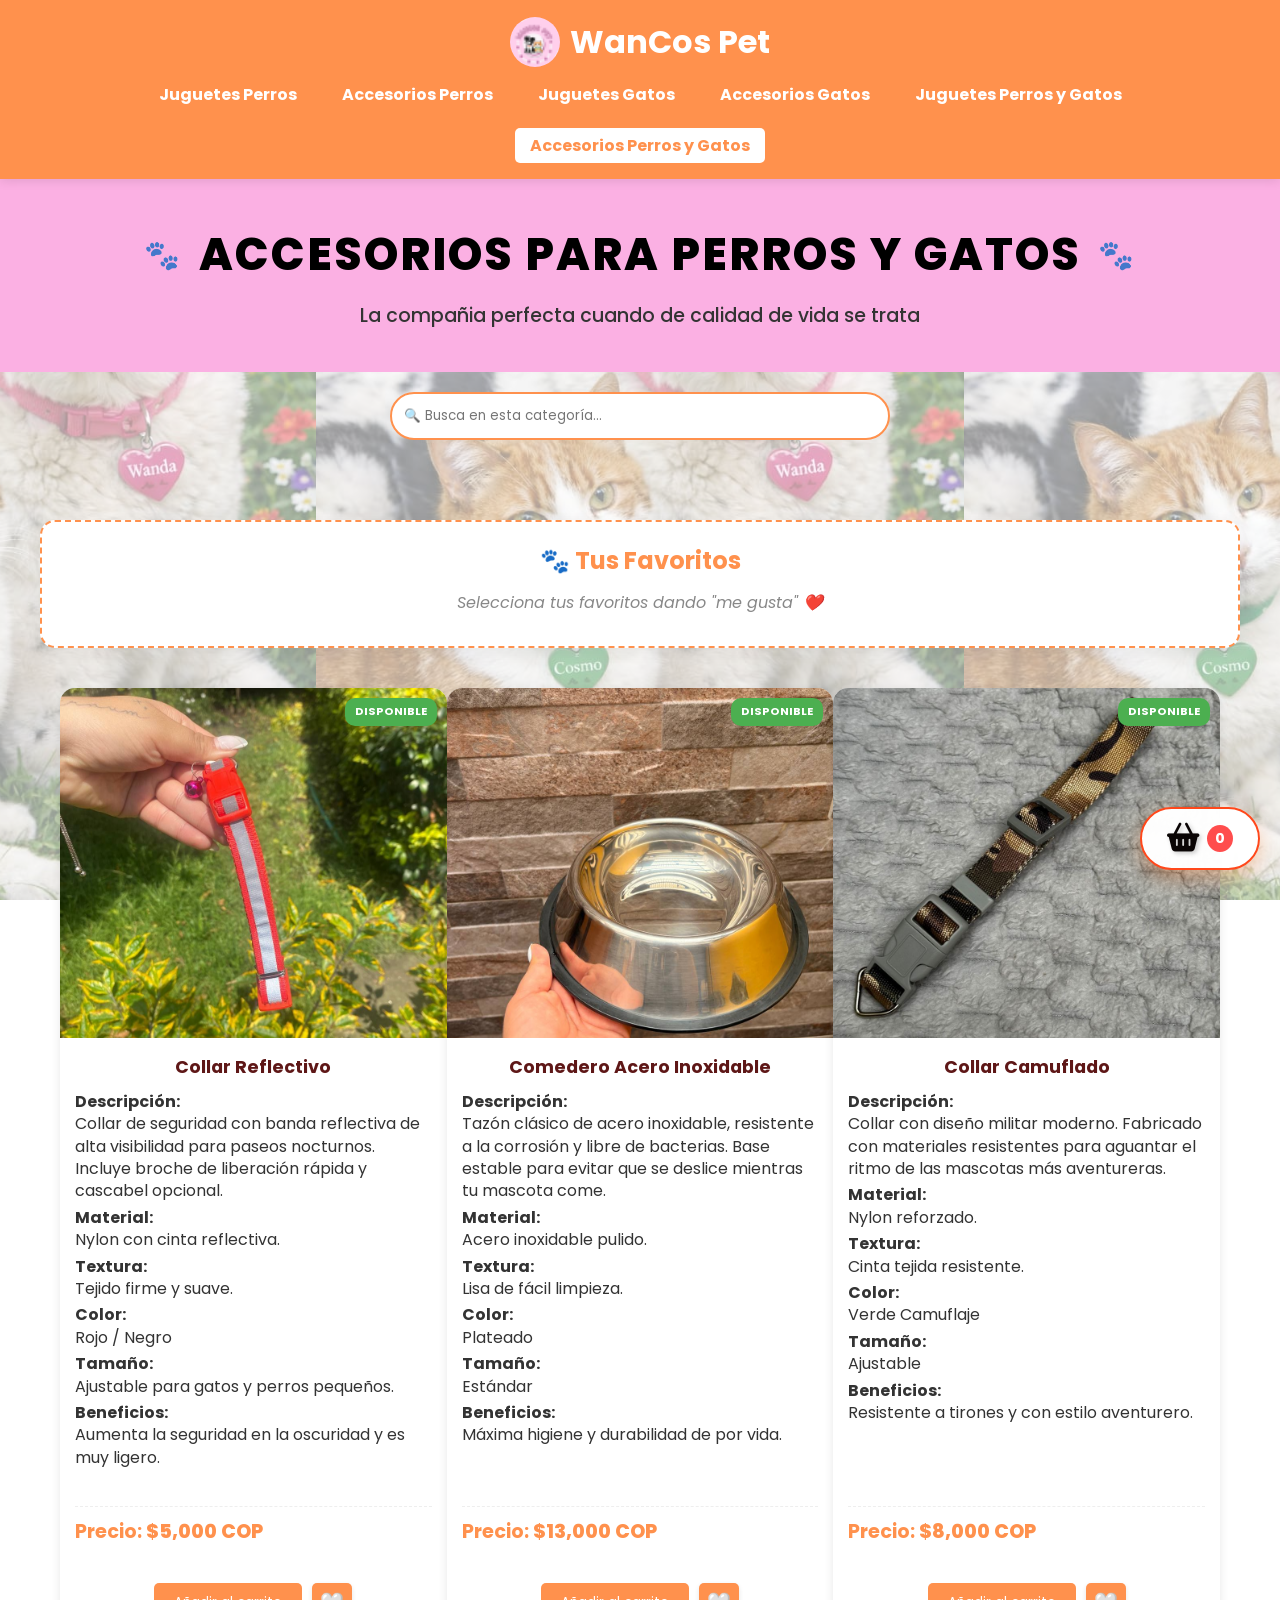
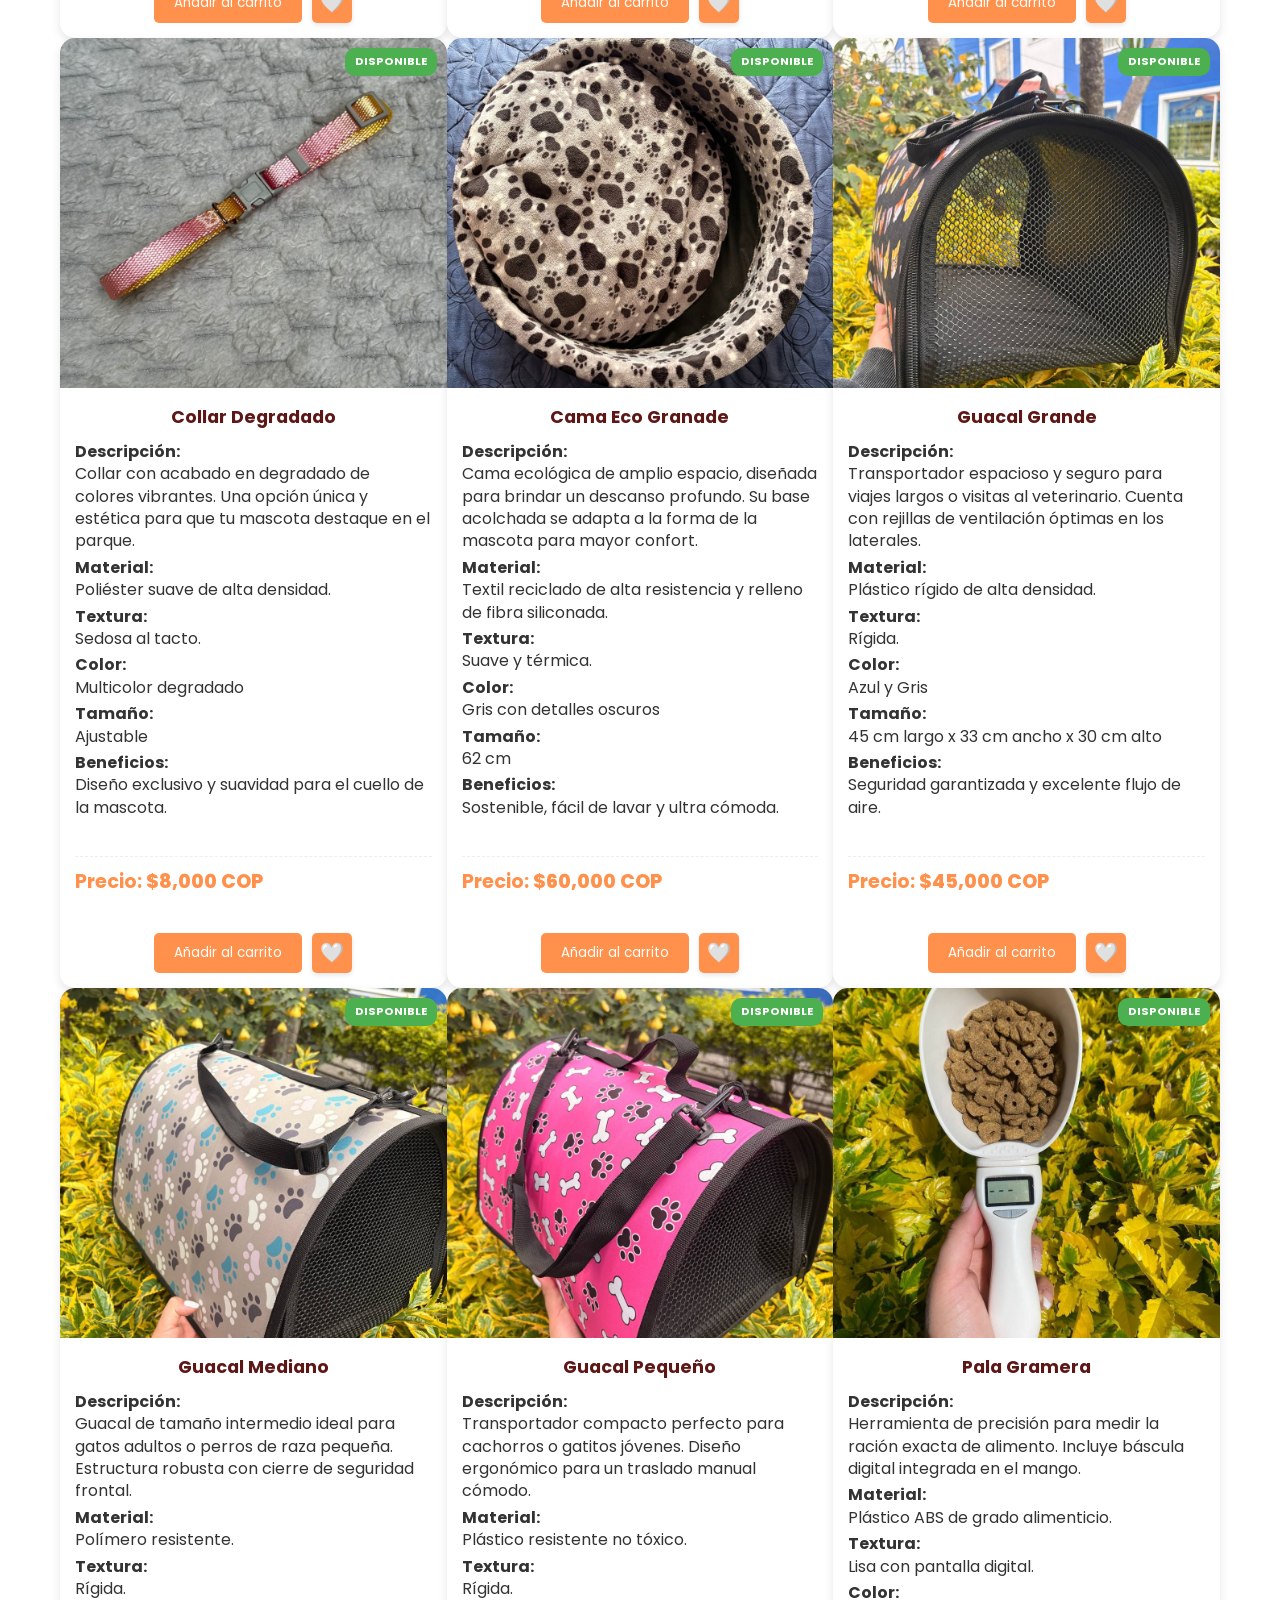
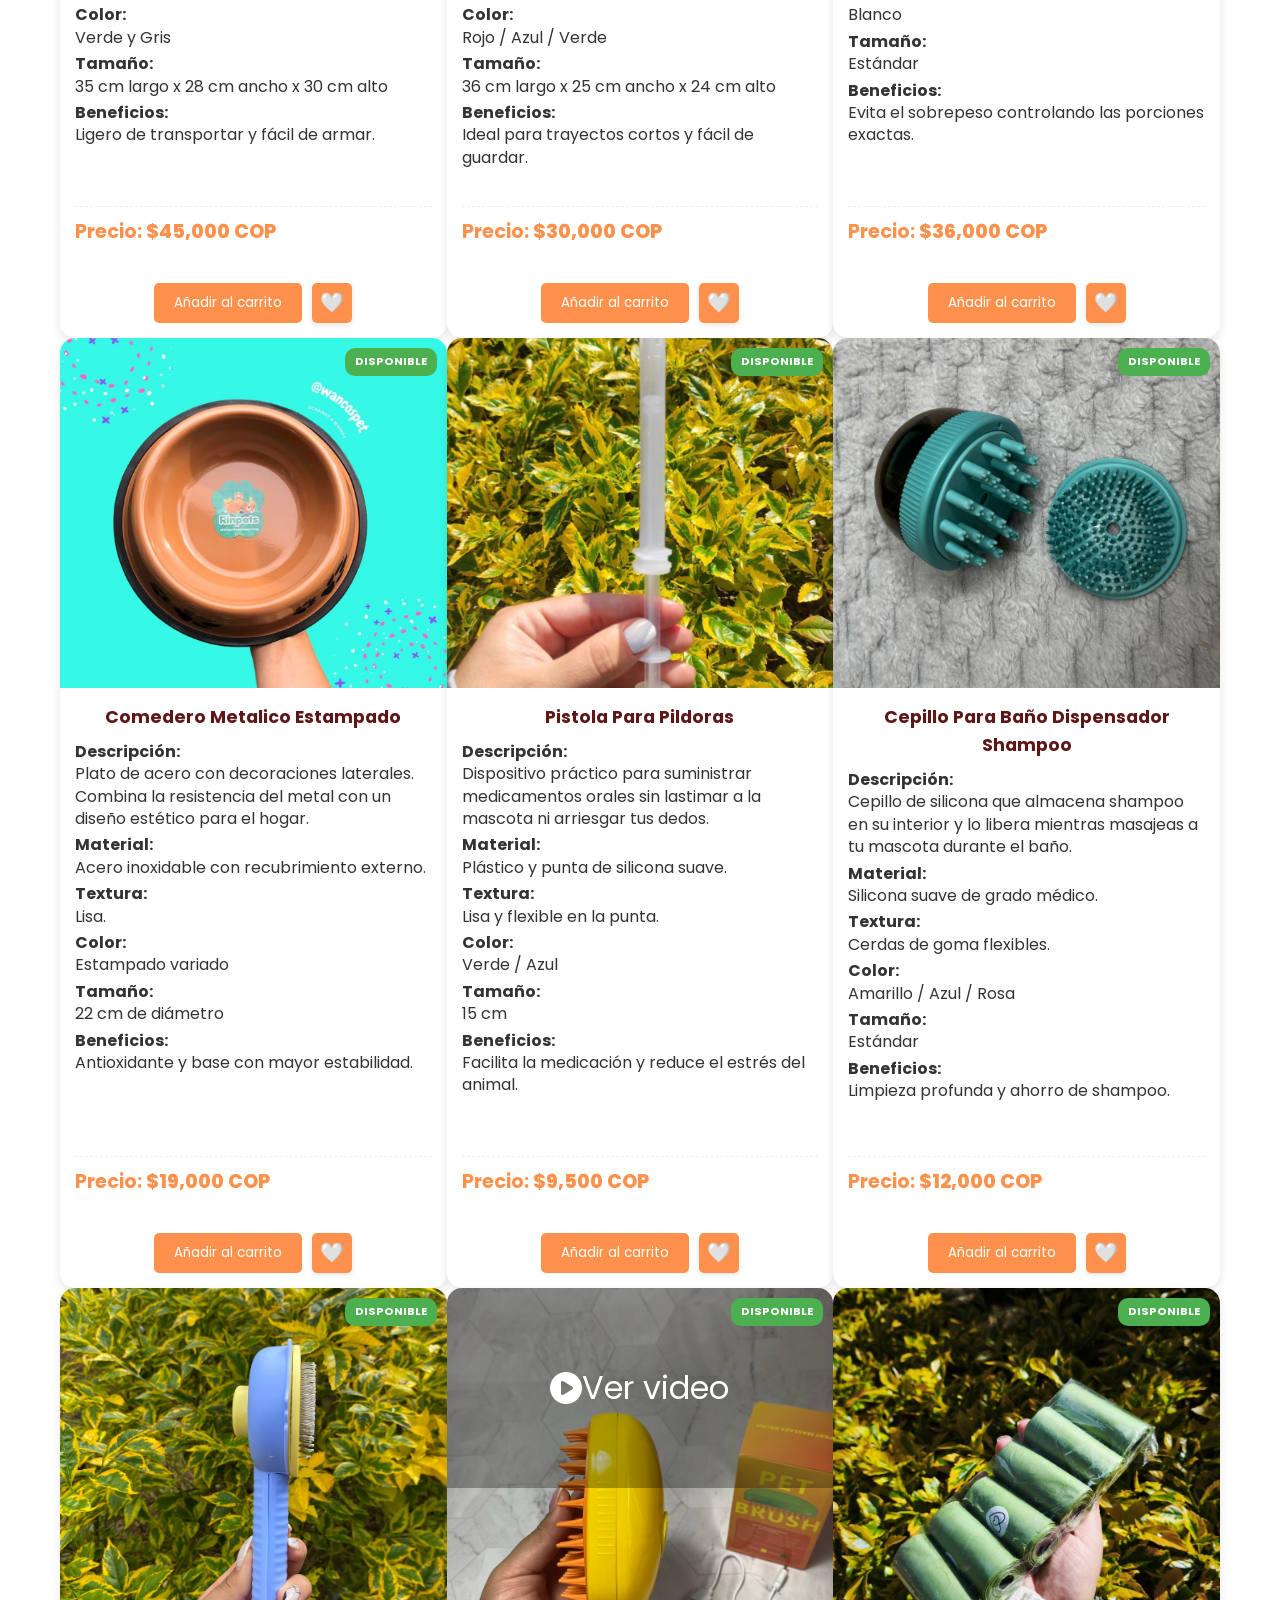
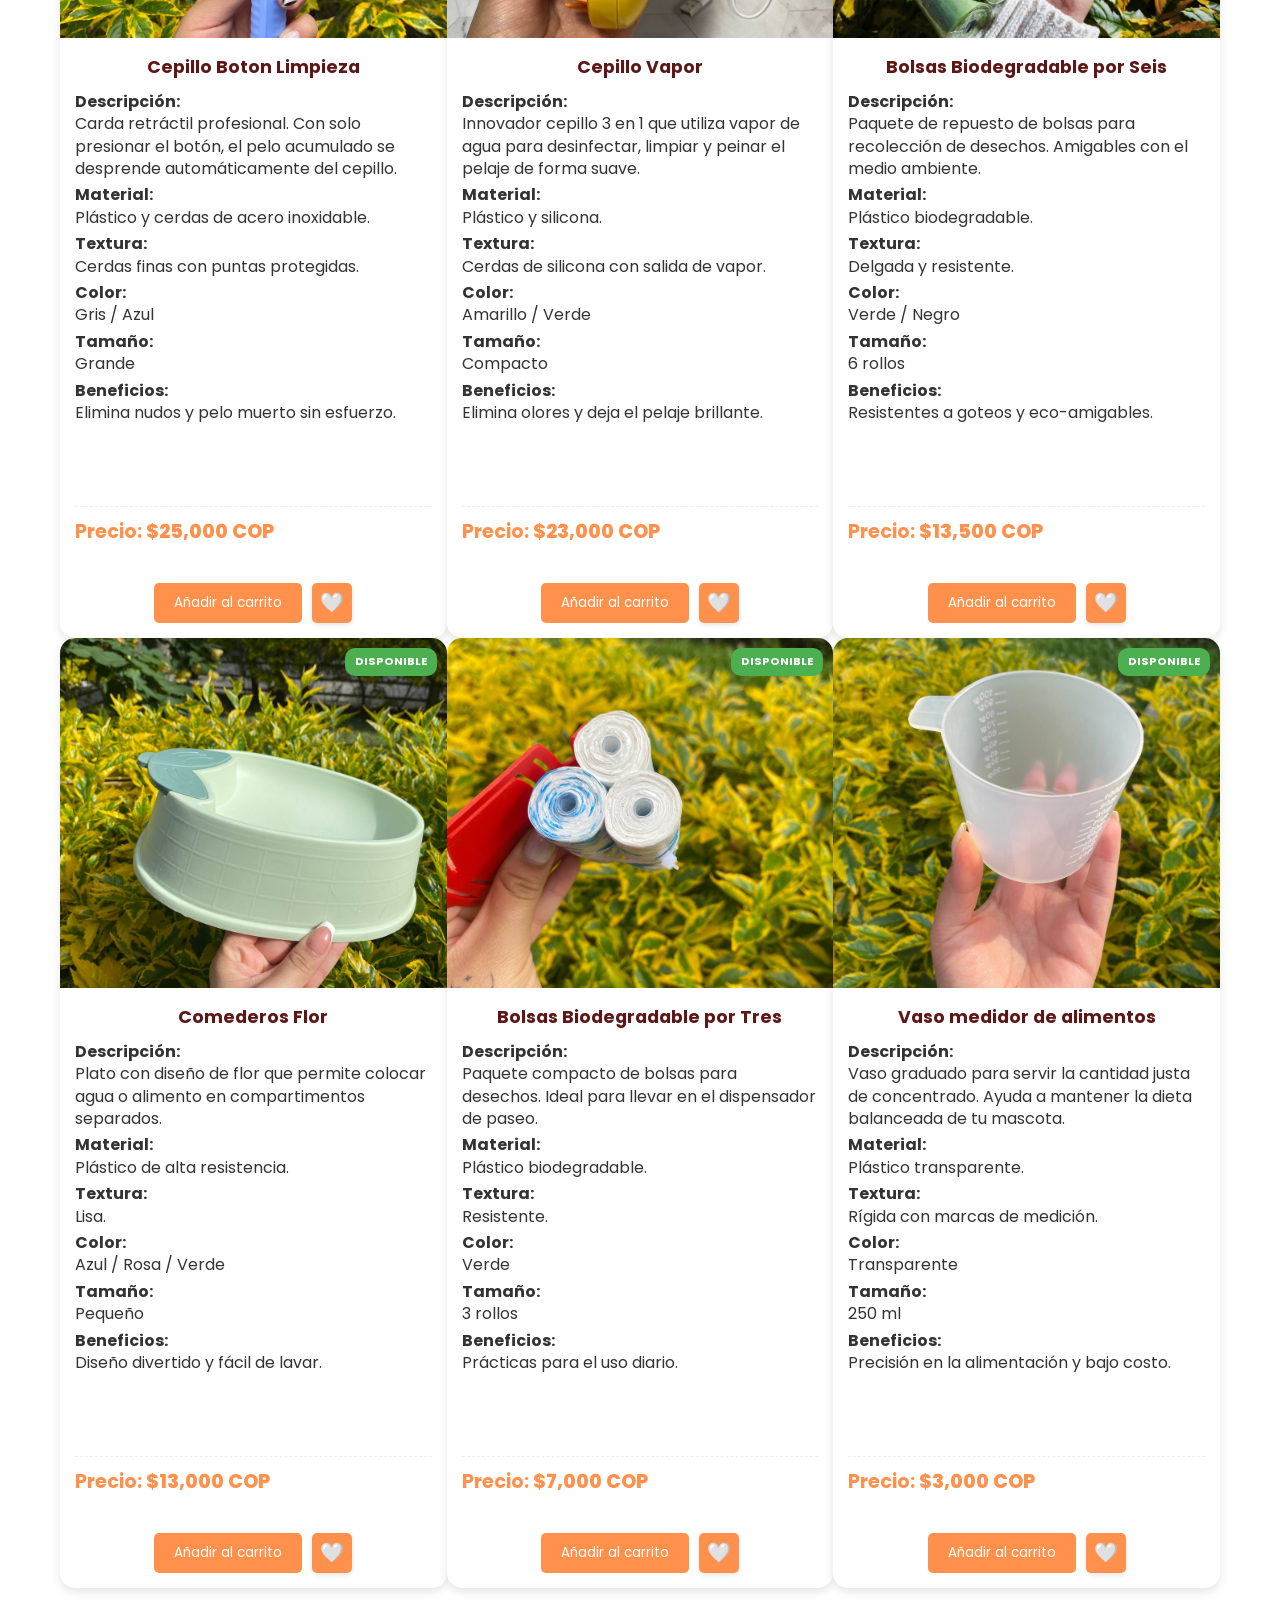
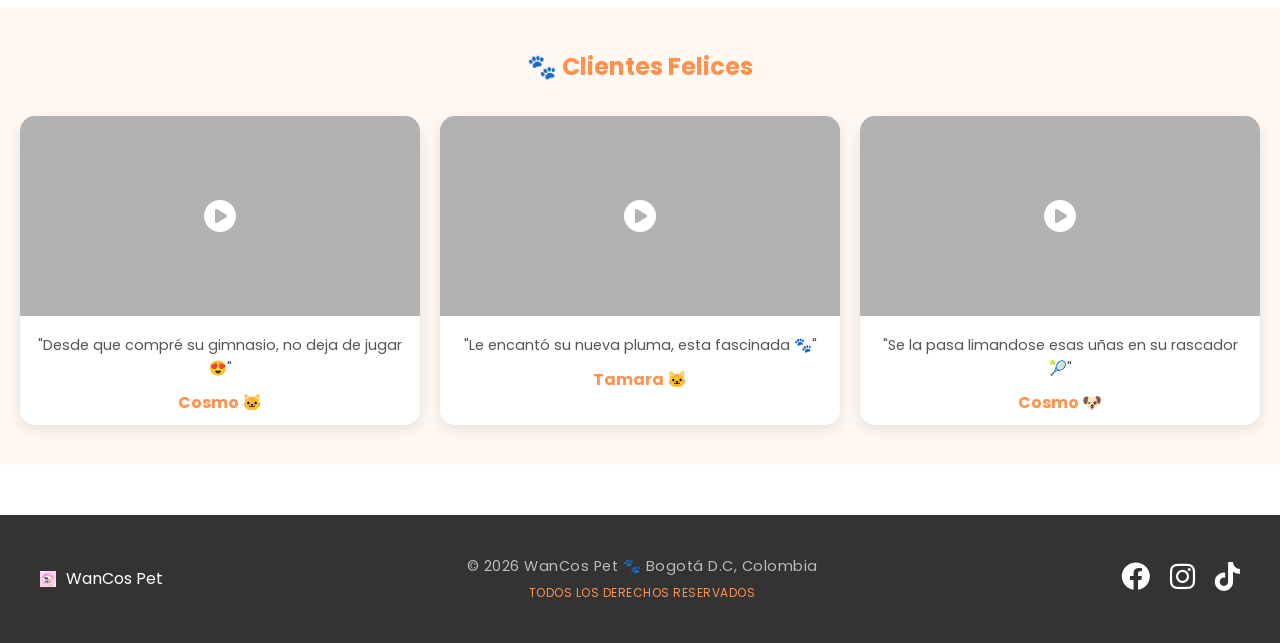
<file: accesorios-perros_gatos.html>
<!doctype html>
<html lang="es">
  <head>
    <meta charset="UTF-8" />
    <meta name="viewport" content="width=device-width, initial-scale=1.0" />
    <title>WanCos Pet - Accesorios Perros y Gatos</title>
    <link
      rel="icon"
      type="image/x-icon"
      href="./img_sitio/Favicon/Extra_favicon_io/favicon-16x16.png"
    />
    <link
      href="https://fonts.googleapis.com/css2?family=Poppins:wght@400;700&display=swap"
      rel="stylesheet"
    />
    <link rel="stylesheet" href="estilos.css" />
    <link
      rel="stylesheet"
      href="https://cdn.jsdelivr.net/npm/@fancyapps/ui@5.0/dist/fancybox/fancybox.css"
    />
    <link
      rel="stylesheet"
      href="https://cdnjs.cloudflare.com/ajax/libs/font-awesome/6.0.0/css/all.min.css"
    />
  </head>
  <body>
    <header>
      <h1>
        <img
          src="./img_sitio/Favicon/Extra_favicon_io/favicon-32x32.png"
          class="logo-titulo"
          alt="Logo"
        />
        WanCos Pet
      </h1>
      <nav id="mainNav"></nav>
    </header>

    <div
      class="carrito"
      onclick="toggleCarrito()"
      style="font-size: 1.2rem; display: flex; align-items: center; gap: 8px"
    >
      <i class="fas fa-shopping-basket" style="font-size: 1.8rem"></i>
      <span
        id="carrito-count"
        style="
          background: #ff4d4d;
          color: white;
          border-radius: 50%;
          padding: 2px 8px;
          font-size: 0.9rem;
        "
        >0</span
      >
    </div>

    <aside id="sidebarCarrito" class="sidebar-carrito">
      <div class="sidebar-header">
        <h3>🛒 Tu Pedido</h3>
        <button onclick="toggleCarrito()" class="btn-cerrar">✕</button>
      </div>

      <ul id="lista-carrito"></ul>

      <div class="footer-carrito">
        <div
          id="total-carrito"
          style="font-weight: bold; margin-bottom: 15px; text-align: center"
        ></div>
        <div
          id="alerta-envio"
          style="text-align: center; margin-bottom: 10px; font-weight: bold"
        ></div>

        <div id="paso-1-carrito">
          <button
            onclick="vaciarCarrito()"
            style="
              background: none;
              border: 1px solid #ff4d4d;
              color: #ff4d4d;
              width: 100%;
              padding: 8px;
              border-radius: 5px;
              margin-bottom: 10px;
              cursor: pointer;
            "
          >
            <i class="fas fa-trash-alt"></i> Vaciar Carrito
          </button>

          <button
            onclick="mostrarFormulario()"
            style="
              width: 100%;
              background: #ff914d;
              color: white;
              border: none;
              padding: 12px;
              border-radius: 8px;
              font-weight: bold;
              cursor: pointer;
            "
          >
            Siguiente: Datos de Envío <i class="fas fa-arrow-right"></i>
          </button>
        </div>

        <div id="paso-2-datos" style="display: none">
          <h4
            style="
              margin-bottom: 10px;
              border-bottom: 1px solid #ddd;
              color: #333;
            "
          >
            Datos de Entrega
          </h4>

          <input
            type="text"
            id="nombre-cliente"
            placeholder="Nombre completo"
            style="
              width: 100%;
              margin-bottom: 10px;
              padding: 10px;
              border-radius: 8px;
              border: 1px solid #ccc;
              box-sizing: border-box;
            "
          />

          <input
            type="text"
            id="direccion-cliente"
            placeholder="Dirección y Barrio"
            style="
              width: 100%;
              margin-bottom: 10px;
              padding: 10px;
              border-radius: 8px;
              border: 1px solid #ccc;
              box-sizing: border-box;
            "
          />
          <select id="ciudad-cliente">
            <option value="">Selecciona tu ciudad</option>
            <option value="bogota">Bogotá</option>
            <option value="otra">Otra ciudad</option>
          </select>

          <label
            style="
              display: block;
              margin-bottom: 5px;
              font-size: 0.8rem;
              color: #666;
            "
            >Método de Pago:</label
          >
          <select
            id="metodo-pago"
            style="
              width: 100%;
              margin-bottom: 15px;
              padding: 10px;
              border-radius: 8px;
              border: 1px solid #ccc;
              background: white;
            "
          >
            <option value="Efectivo">💵 Efectivo (Contra entrega)</option>
            <option value="Nequi">📱 Nequi</option>
          </select>

          <button
            onclick="enviarPedidoWhatsApp()"
            style="
              width: 100%;
              background-color: #25d366;
              color: white;
              border: none;
              padding: 12px;
              border-radius: 8px;
              font-weight: bold;
              cursor: pointer;
            "
          >
            <i class="fab fa-whatsapp"></i> Finalizar Compra
          </button>

          <button
            onclick="volverAProductos()"
            style="
              background: none;
              border: none;
              color: #666;
              width: 100%;
              margin-top: 10px;
              cursor: pointer;
              font-size: 0.8rem;
            "
          >
            ← Modificar Pedido
          </button>
        </div>
      </div>
    </aside>

    <section class="hero">
      <h2>Accesorios para Perros y Gatos</h2>
      <div class="tagline">
        La compañia perfecta cuando de calidad de vida se trata
      </div>
    </section>
    <div class="buscador-container" style="text-align: center; margin: 20px">
      <input
        type="text"
        id="buscador"
        placeholder="🔍 Busca en esta categoría..."
        style="
          padding: 12px;
          width: 80%;
          max-width: 500px;
          border-radius: 25px;
          border: 2px solid #ff914d;
        "
      />
    </div>

    <div id="lista-busqueda" class="productos-grid productos-container"></div>
    <section class="seccion-favoritos">
      <h2 style="text-align: center; font-size: 1.5rem; color: #ff914d">
        🐾 Tus Favoritos
      </h2>
      <div id="contenedor-favoritos" class="favoritos-grid">
        <p class="fav-vacio-msj">
          Selecciona tus favoritos dando "me gusta" ❤️
        </p>
      </div>
    </section>
    <main>
      <section id="productos-section">
        <div id="lista-productos" class="grid-productos"></div>
      </section>
    </main>

    <section class="clientes-section">
      <h2>🐾 Clientes Felices</h2>
      <div id="clientes-felices" class="clientes-grid"></div>
    </section>

    <footer class="footer-wancos">
      <div class="footer-container">
        <div class="footer-logo">
          <img
            src="./img_sitio/Favicon/Extra_favicon_io/favicon-16x16.png"
            class="logo-img"
            alt="Logo"
          />
          <span>WanCos Pet</span>
        </div>

        <div class="footer-copy">
          <p>
            © 2026 WanCos Pet 🐾 Bogotá D.C, Colombia <br />
            <span>Todos los derechos reservados</span>
          </p>
        </div>
        <div class="footer-social">
          <a
            href="https://www.facebook.com/profile.php?id=61581891114782"
            target="_blank"
            ><i class="fab fa-facebook"></i
          ></a>
          <a href="https://www.instagram.com/wancospet/" target="_blank"
            ><i class="fab fa-instagram"></i
          ></a>
          <a
            href="https://www.tiktok.com/@wancos.pet?is_from_webapp=1&sender_device=pc"
            target="_blank"
            ><i class="fab fa-tiktok"></i
          ></a>
        </div>
      </div>
    </footer>

    <script src="https://cdn.jsdelivr.net/npm/@fancyapps/ui@5.0/dist/fancybox/fancybox.umd.js"></script>
    <script src="datos.js"></script>
    <script src="logica.js"></script>
    <script src="menu.js"></script>
    <script src="clientes.js"></script>
  </body>
</html>
</file>
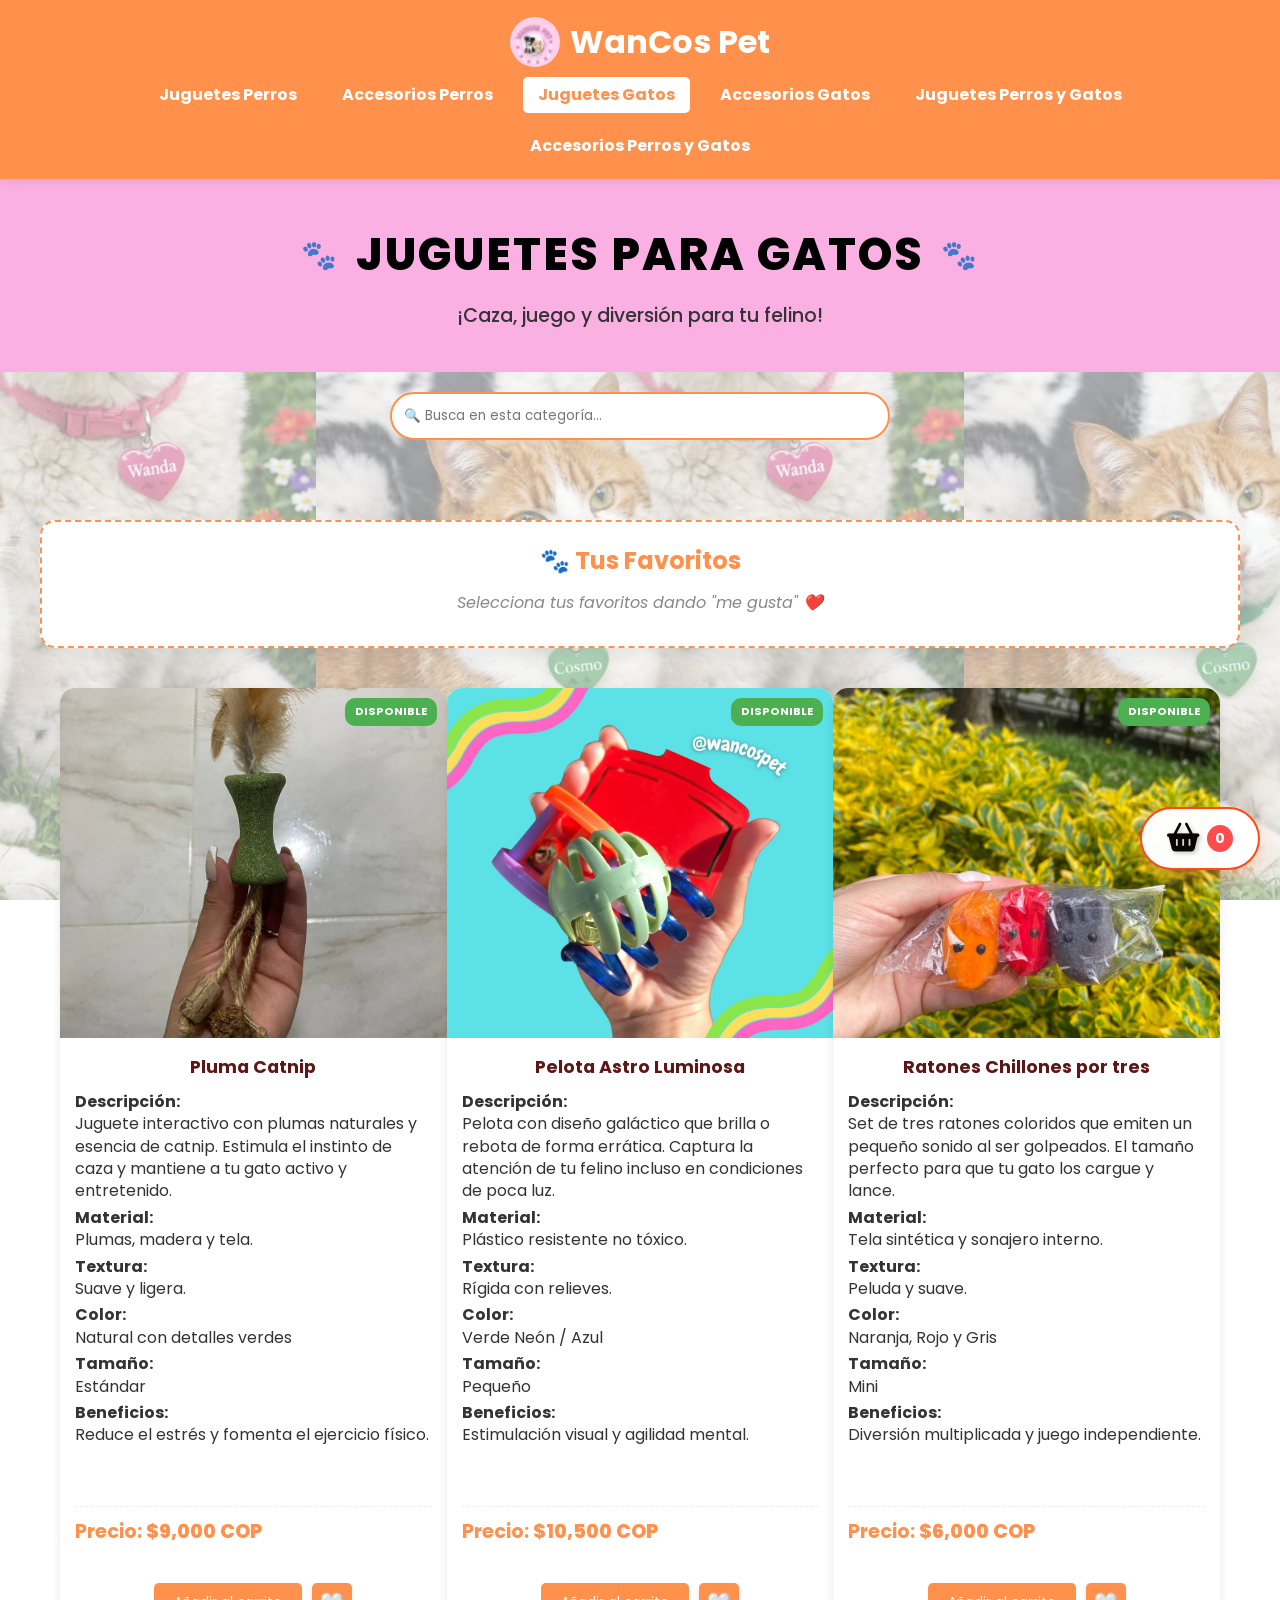
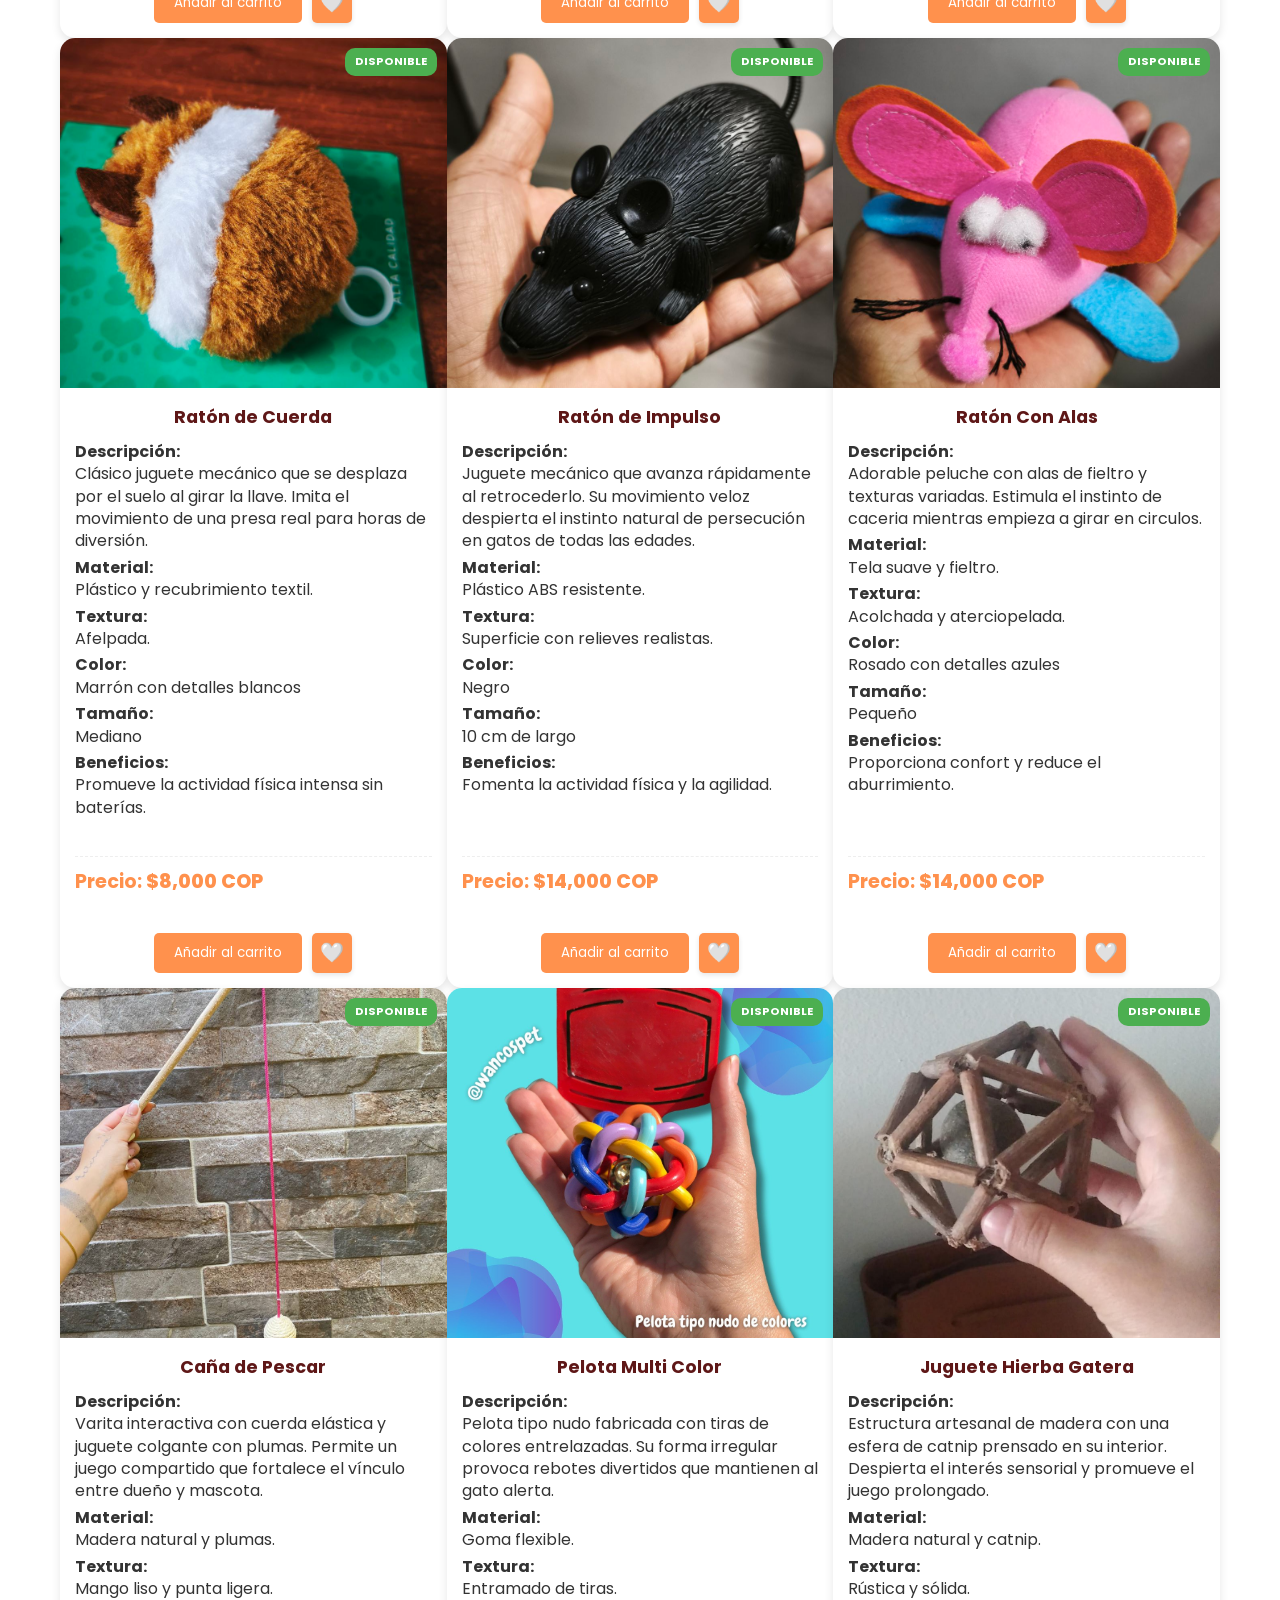
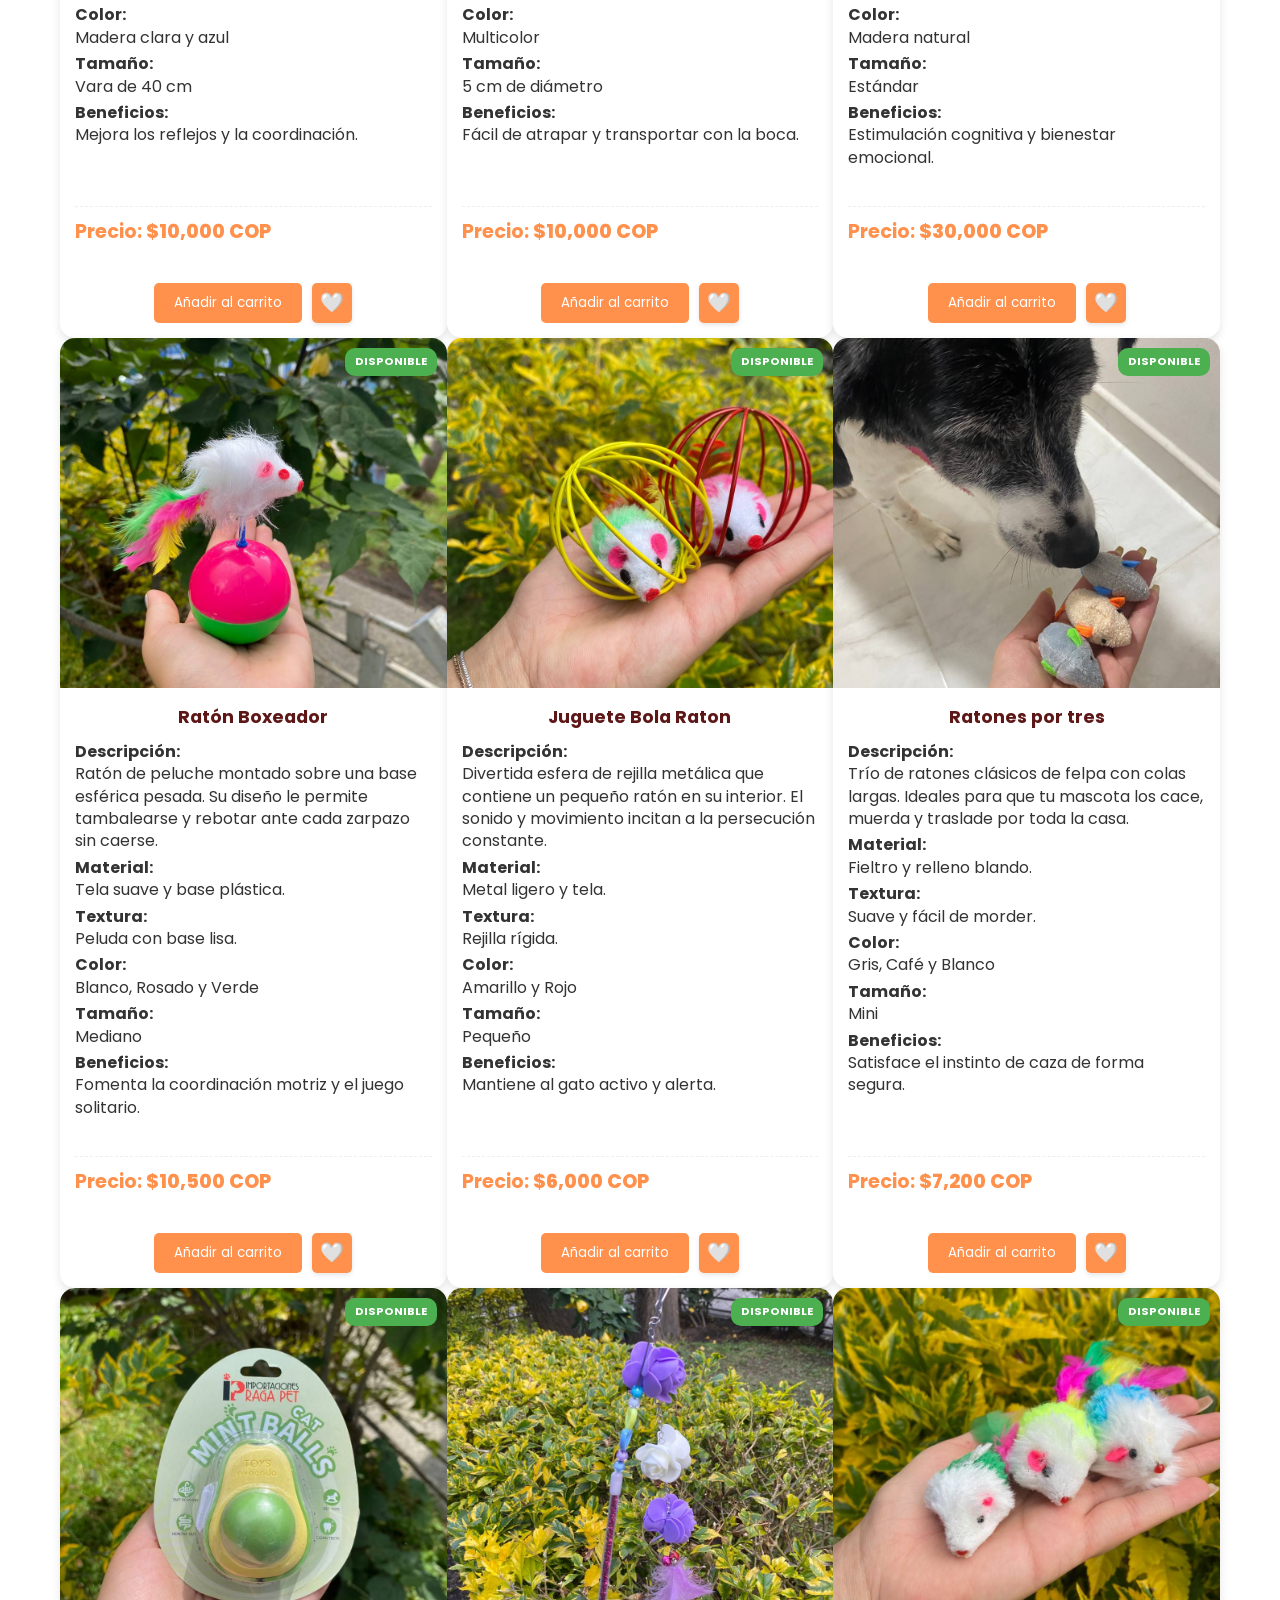
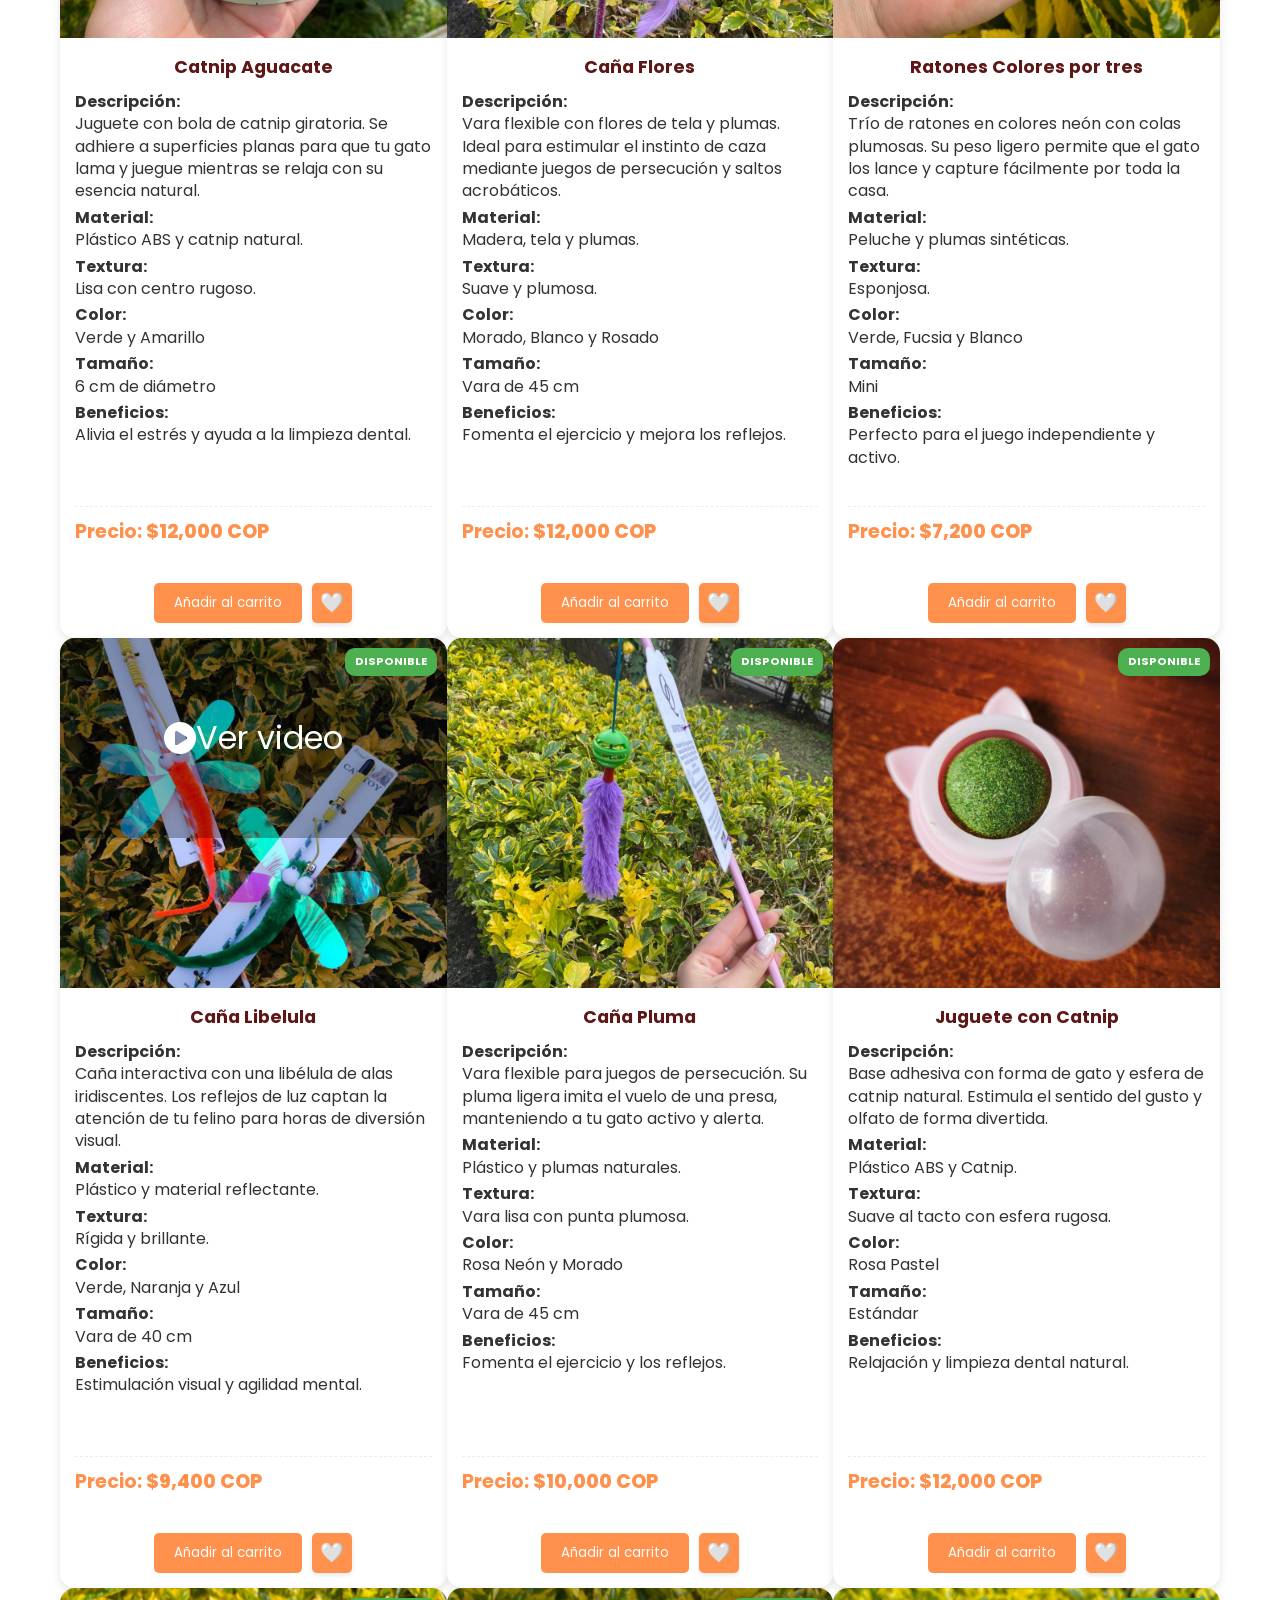
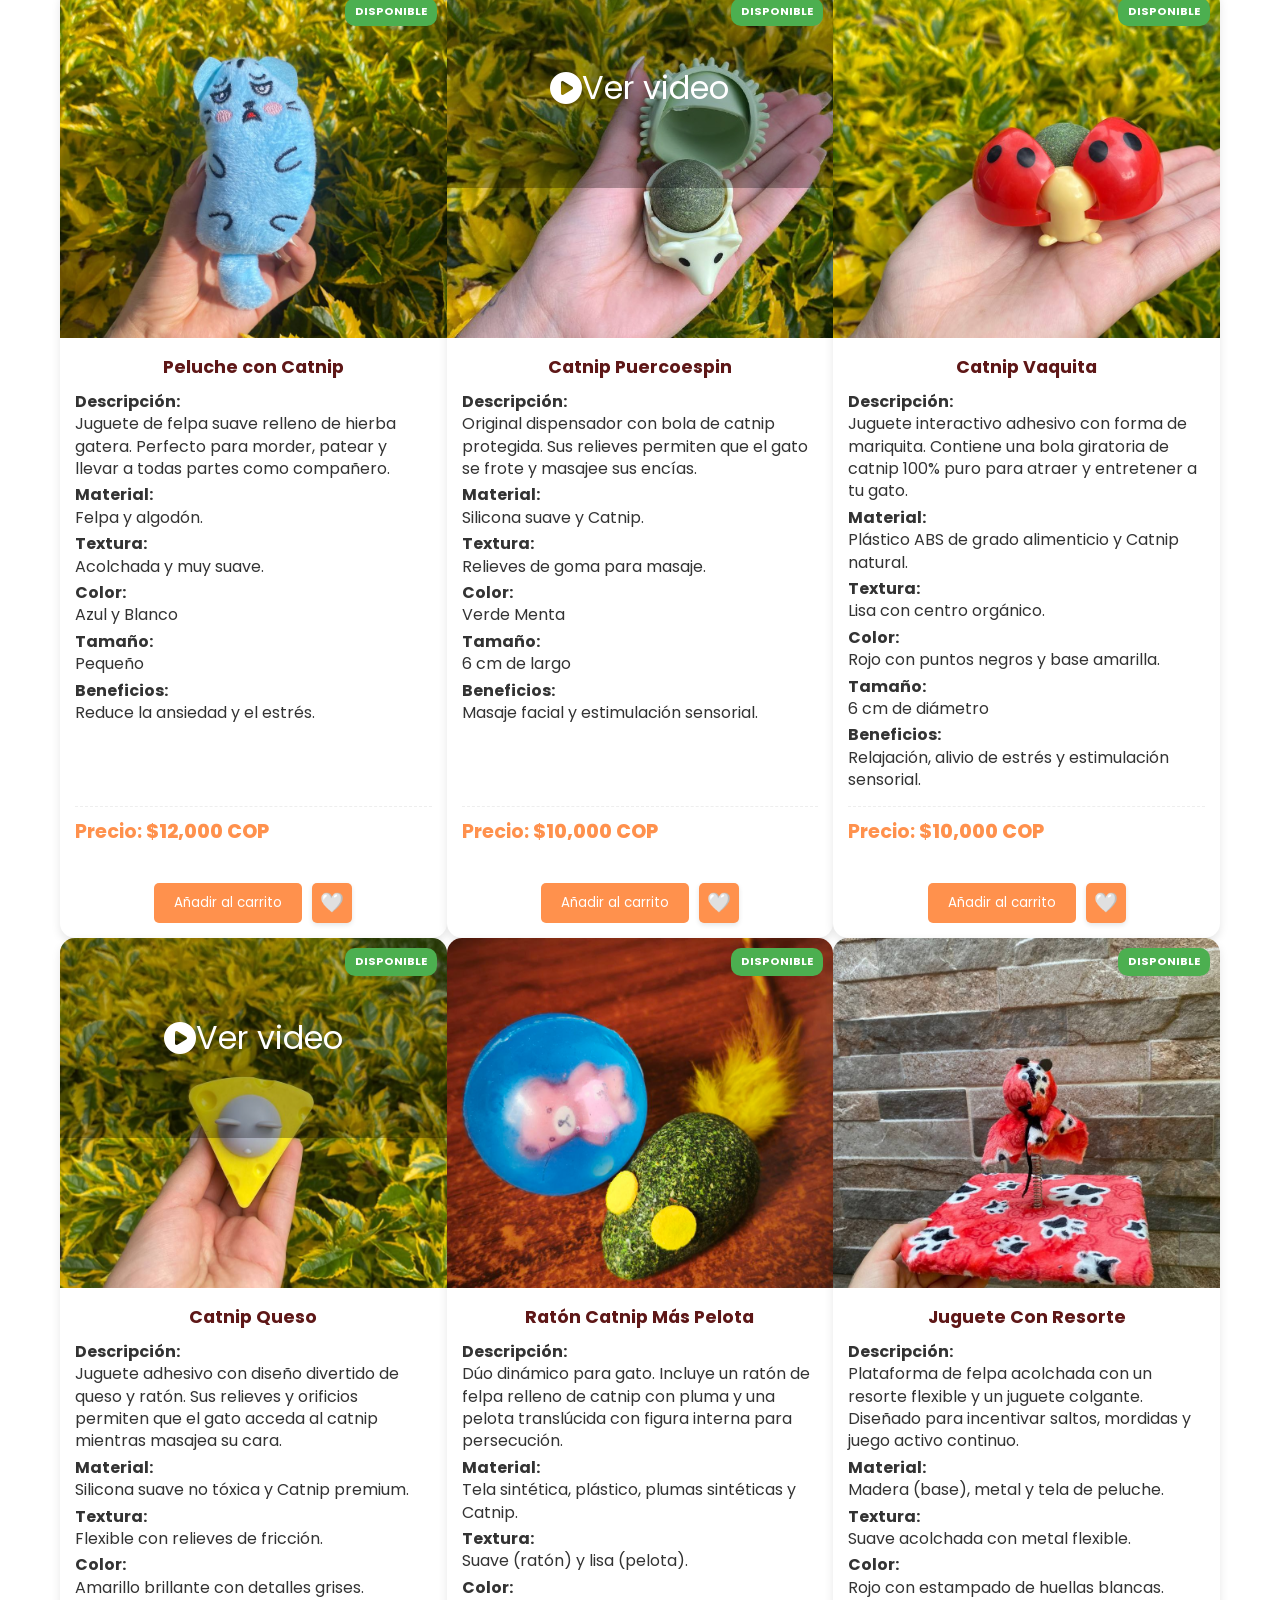
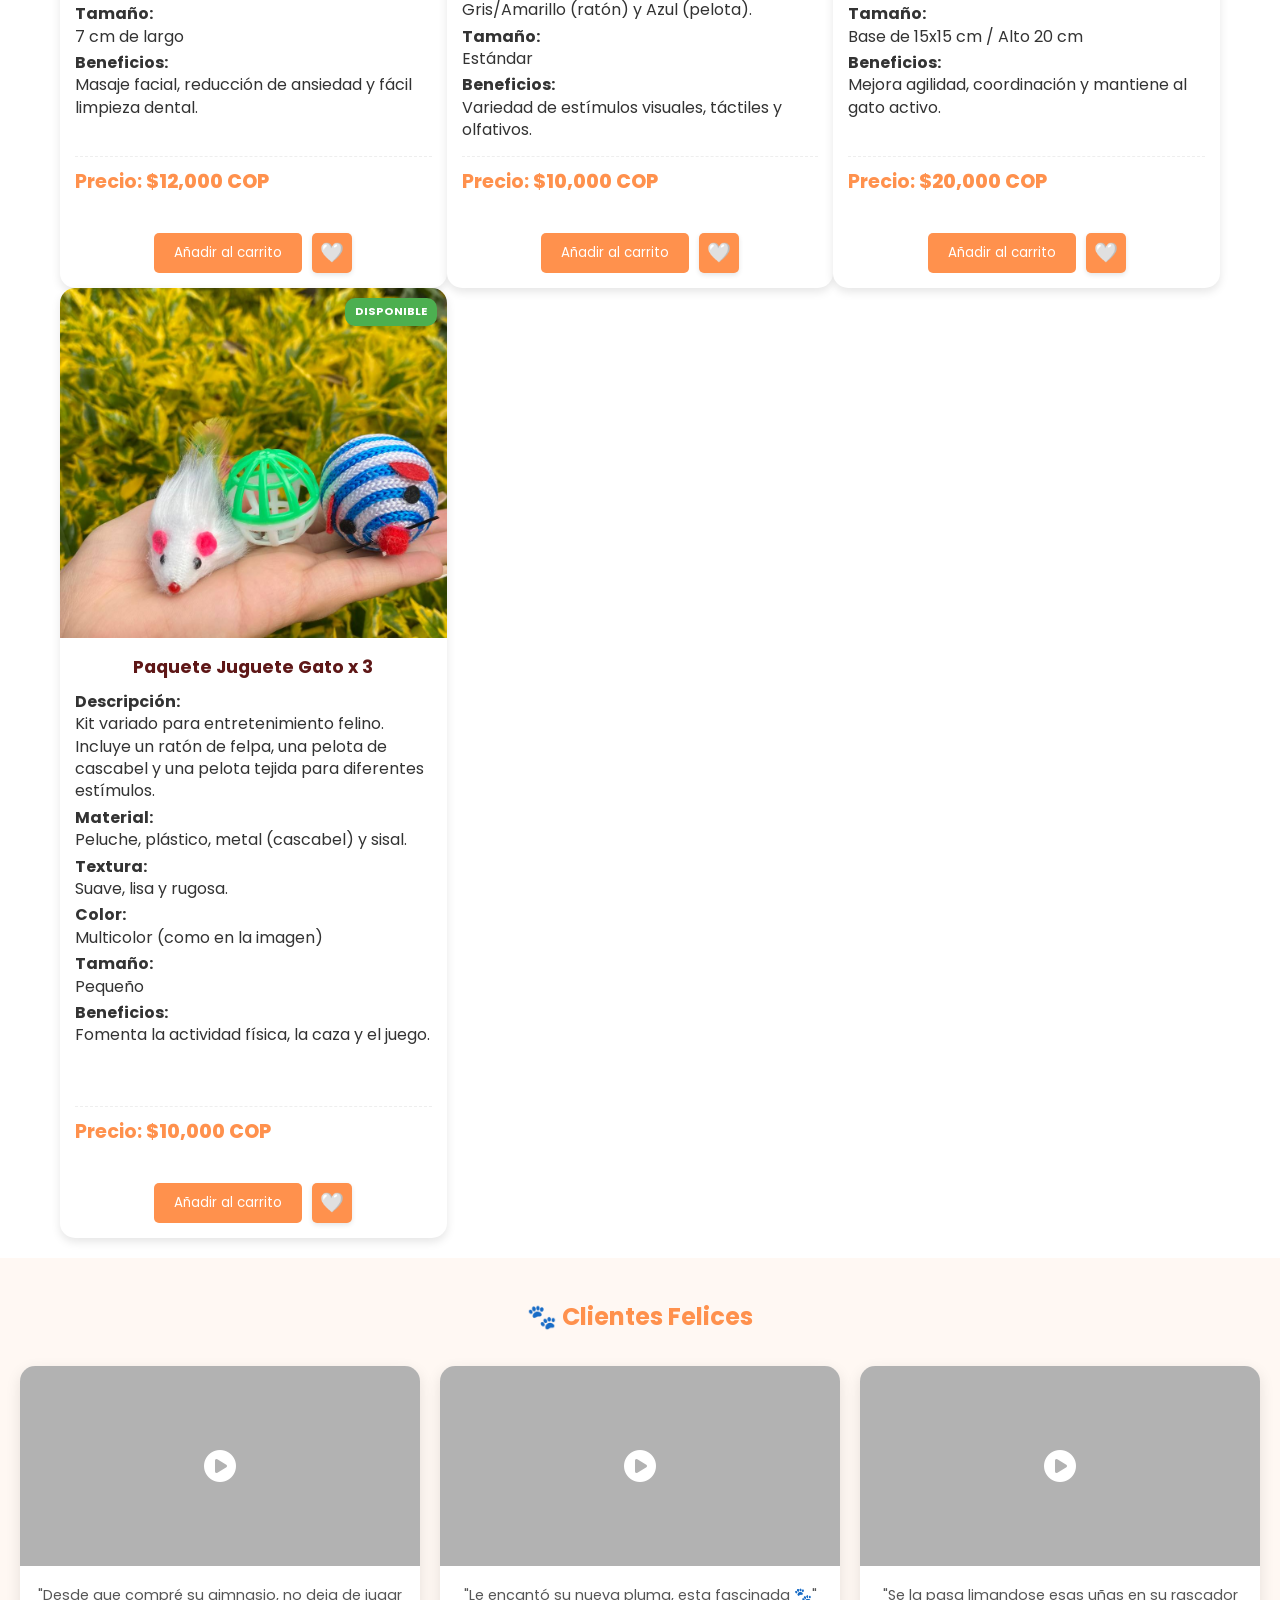
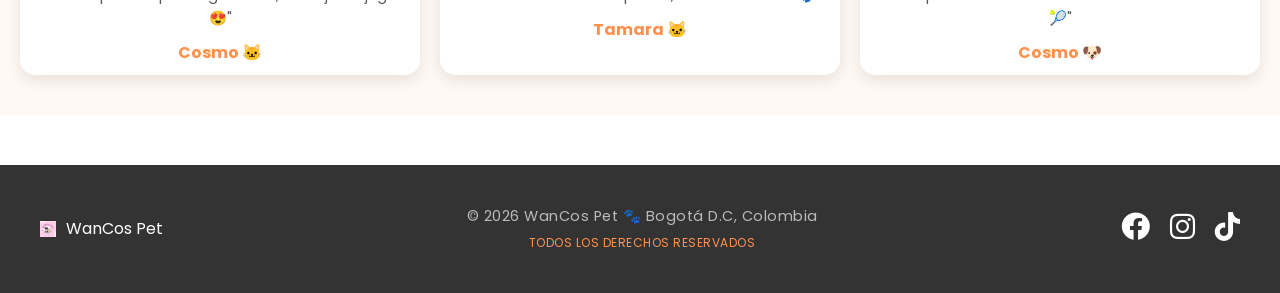
<file: juguetes-gatos.html>
<!doctype html>
<html lang="es">
  <head>
    <meta charset="UTF-8" />
    <meta name="viewport" content="width=device-width, initial-scale=1.0" />
    <title>WanCos Pet - Juguetes Gatos</title>
    <link
      rel="icon"
      type="image/x-icon"
      href="./img_sitio/Favicon/Extra_favicon_io/favicon-16x16.png"
    />
    <link
      href="https://fonts.googleapis.com/css2?family=Poppins:wght@400;700&display=swap"
      rel="stylesheet"
    />
    <link rel="stylesheet" href="estilos.css" />
    <link
      rel="stylesheet"
      href="https://cdn.jsdelivr.net/npm/@fancyapps/ui@5.0/dist/fancybox/fancybox.css"
    />
    <link
      rel="stylesheet"
      href="https://cdnjs.cloudflare.com/ajax/libs/font-awesome/6.0.0/css/all.min.css"
    />
  </head>
  <body>
    <header>
      <h1>
        <img
          src="./img_sitio/Favicon/Extra_favicon_io/favicon-32x32.png"
          class="logo-titulo"
          alt="Logo"
        />
        WanCos Pet
      </h1>
      <nav id="mainNav"></nav>
    </header>

    <div
      class="carrito"
      onclick="toggleCarrito()"
      style="font-size: 1.2rem; display: flex; align-items: center; gap: 8px"
    >
      <i class="fas fa-shopping-basket" style="font-size: 1.8rem"></i>
      <span
        id="carrito-count"
        style="
          background: #ff4d4d;
          color: white;
          border-radius: 50%;
          padding: 2px 8px;
          font-size: 0.9rem;
        "
        >0</span
      >
    </div>

    <aside id="sidebarCarrito" class="sidebar-carrito">
      <div class="sidebar-header">
        <h3>🛒 Tu Pedido</h3>
        <button onclick="toggleCarrito()" class="btn-cerrar">✕</button>
      </div>

      <ul id="lista-carrito"></ul>

      <div class="footer-carrito">
        <div
          id="total-carrito"
          style="font-weight: bold; margin-bottom: 15px; text-align: center"
        ></div>
        <div
          id="alerta-envio"
          style="text-align: center; margin-bottom: 10px; font-weight: bold"
        ></div>

        <div id="paso-1-carrito">
          <button
            onclick="vaciarCarrito()"
            style="
              background: none;
              border: 1px solid #ff4d4d;
              color: #ff4d4d;
              width: 100%;
              padding: 8px;
              border-radius: 5px;
              margin-bottom: 10px;
              cursor: pointer;
            "
          >
            <i class="fas fa-trash-alt"></i> Vaciar Carrito
          </button>

          <button
            onclick="mostrarFormulario()"
            style="
              width: 100%;
              background: #ff914d;
              color: white;
              border: none;
              padding: 12px;
              border-radius: 8px;
              font-weight: bold;
              cursor: pointer;
            "
          >
            Siguiente: Datos de Envío <i class="fas fa-arrow-right"></i>
          </button>
        </div>

        <div id="paso-2-datos" style="display: none">
          <h4
            style="
              margin-bottom: 10px;
              border-bottom: 1px solid #ddd;
              color: #333;
            "
          >
            Datos de Entrega
          </h4>

          <input
            type="text"
            id="nombre-cliente"
            placeholder="Nombre completo"
            style="
              width: 100%;
              margin-bottom: 10px;
              padding: 10px;
              border-radius: 8px;
              border: 1px solid #ccc;
              box-sizing: border-box;
            "
          />

          <input
            type="text"
            id="direccion-cliente"
            placeholder="Dirección y Barrio"
            style="
              width: 100%;
              margin-bottom: 10px;
              padding: 10px;
              border-radius: 8px;
              border: 1px solid #ccc;
              box-sizing: border-box;
            "
          />
          <select id="ciudad-cliente">
            <option value="">Selecciona tu ciudad</option>
            <option value="bogota">Bogotá</option>
            <option value="otra">Otra ciudad</option>
          </select>

          <label
            style="
              display: block;
              margin-bottom: 5px;
              font-size: 0.8rem;
              color: #666;
            "
            >Método de Pago:</label
          >
          <select
            id="metodo-pago"
            style="
              width: 100%;
              margin-bottom: 15px;
              padding: 10px;
              border-radius: 8px;
              border: 1px solid #ccc;
              background: white;
            "
          >
            <option value="Efectivo">💵 Efectivo (Contra entrega)</option>
            <option value="Nequi">📱 Nequi</option>
          </select>

          <button
            onclick="enviarPedidoWhatsApp()"
            style="
              width: 100%;
              background-color: #25d366;
              color: white;
              border: none;
              padding: 12px;
              border-radius: 8px;
              font-weight: bold;
              cursor: pointer;
            "
          >
            <i class="fab fa-whatsapp"></i> Finalizar Compra
          </button>

          <button
            onclick="volverAProductos()"
            style="
              background: none;
              border: none;
              color: #666;
              width: 100%;
              margin-top: 10px;
              cursor: pointer;
              font-size: 0.8rem;
            "
          >
            ← Modificar Pedido
          </button>
        </div>
      </div>
    </aside>
    <section class="hero">
      <h2>Juguetes para Gatos</h2>
      <div class="tagline">¡Caza, juego y diversión para tu felino!</div>
    </section>
    <div class="buscador-container" style="text-align: center; margin: 20px">
      <input
        type="text"
        id="buscador"
        placeholder="🔍 Busca en esta categoría..."
        style="
          padding: 12px;
          width: 80%;
          max-width: 500px;
          border-radius: 25px;
          border: 2px solid #ff914d;
        "
      />
    </div>

    <div id="lista-busqueda" class="productos-grid productos-container"></div>
    <section class="seccion-favoritos">
      <h2 style="text-align: center; font-size: 1.5rem; color: #ff914d">
        🐾 Tus Favoritos
      </h2>
      <div id="contenedor-favoritos" class="favoritos-grid">
        <p class="fav-vacio-msj">
          Selecciona tus favoritos dando "me gusta" ❤️
        </p>
      </div>
    </section>
    <main>
      <section id="productos-section">
        <div id="lista-productos" class="grid-productos"></div>
      </section>
    </main>

    <section class="clientes-section">
      <h2>🐾 Clientes Felices</h2>
      <div id="clientes-felices" class="clientes-grid"></div>
    </section>

    <footer class="footer-wancos">
      <div class="footer-container">
        <div class="footer-logo">
          <img
            src="./img_sitio/Favicon/Extra_favicon_io/favicon-16x16.png"
            class="logo-img"
            alt="Logo"
          />
          <span>WanCos Pet</span>
        </div>

        <div class="footer-copy">
          <p>
            © 2026 WanCos Pet 🐾 Bogotá D.C, Colombia <br />
            <span>Todos los derechos reservados</span>
          </p>
        </div>
        <div class="footer-social">
          <a
            href="https://www.facebook.com/profile.php?id=61581891114782"
            target="_blank"
            ><i class="fab fa-facebook"></i
          ></a>
          <a href="https://www.instagram.com/wancospet/" target="_blank"
            ><i class="fab fa-instagram"></i
          ></a>
          <a
            href="https://www.tiktok.com/@wancos.pet?is_from_webapp=1&sender_device=pc"
            target="_blank"
            ><i class="fab fa-tiktok"></i
          ></a>
        </div>
      </div>
    </footer>

    <script src="https://cdn.jsdelivr.net/npm/@fancyapps/ui@5.0/dist/fancybox/fancybox.umd.js"></script>
    <script src="datos.js"></script>
    <script src="logica.js"></script>
    <script src="menu.js"></script>
    <script src="clientes.js"></script>
  </body>
</html>
</file>
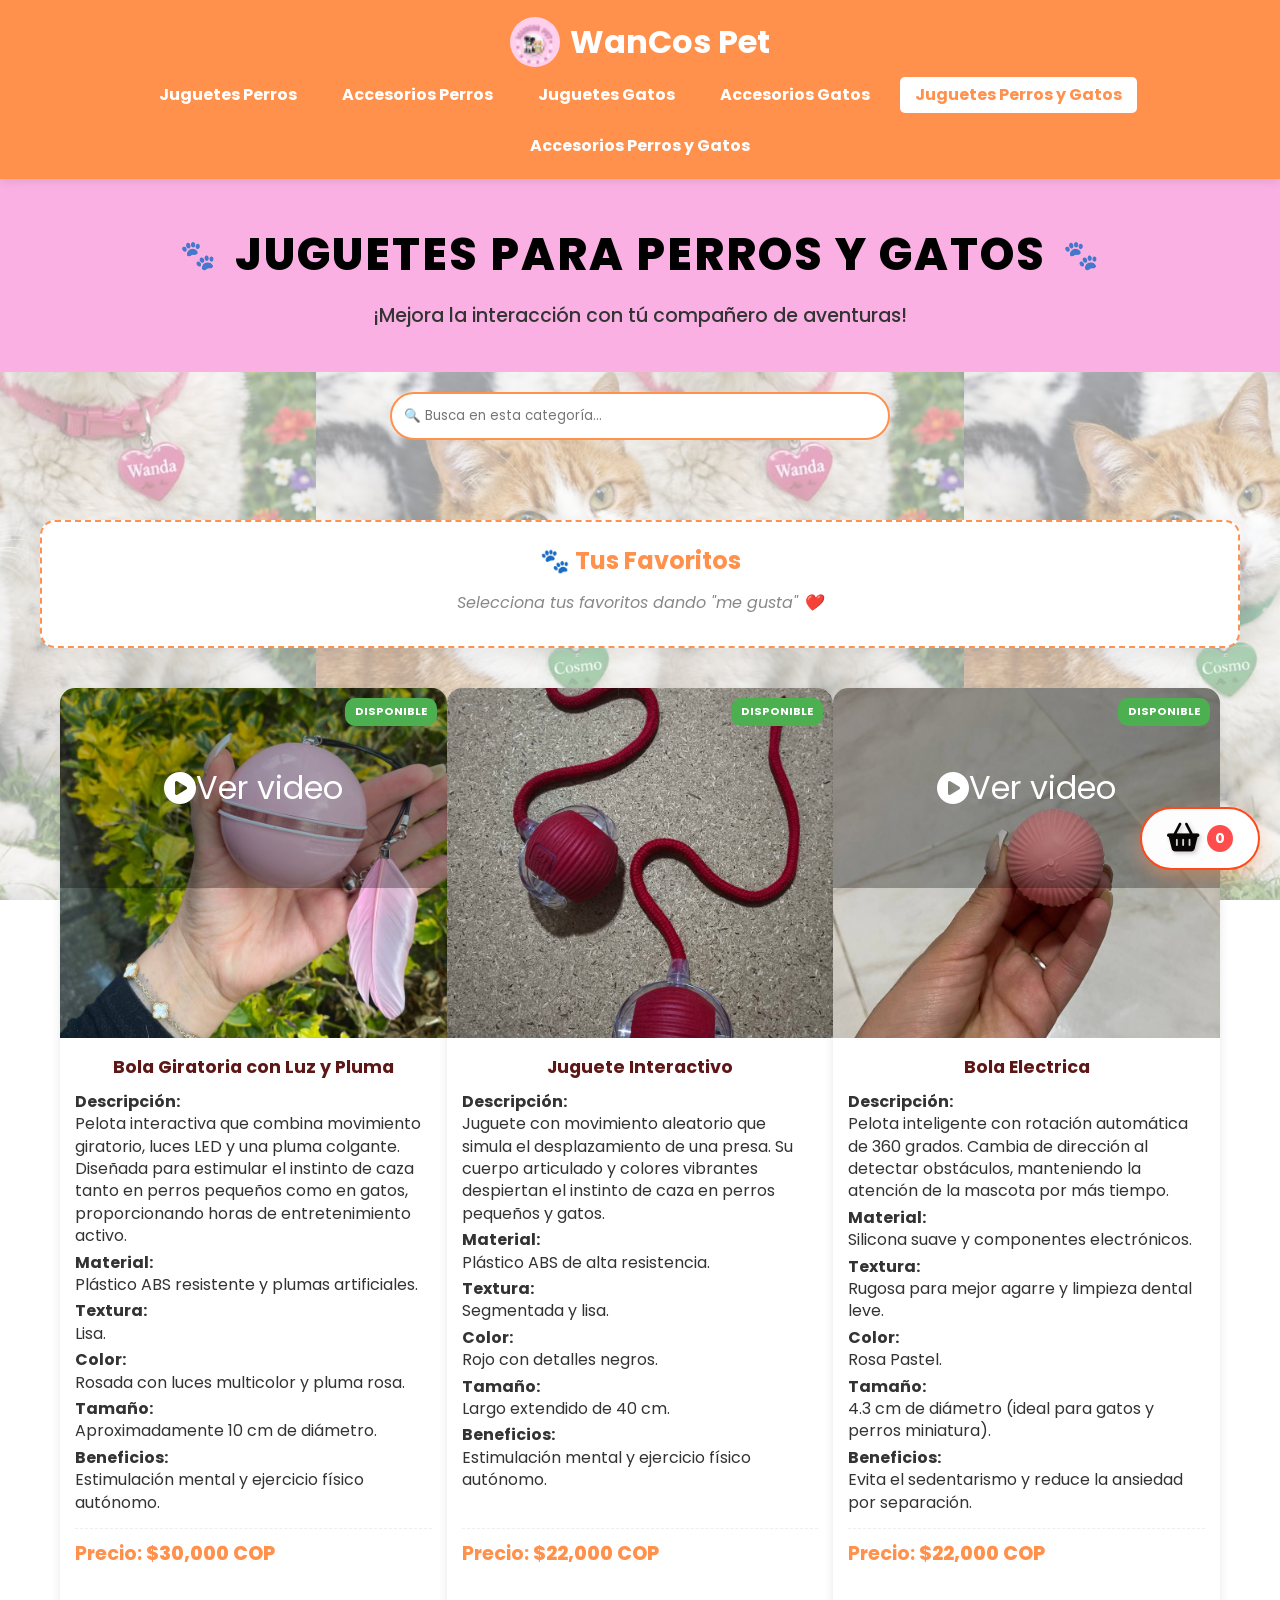
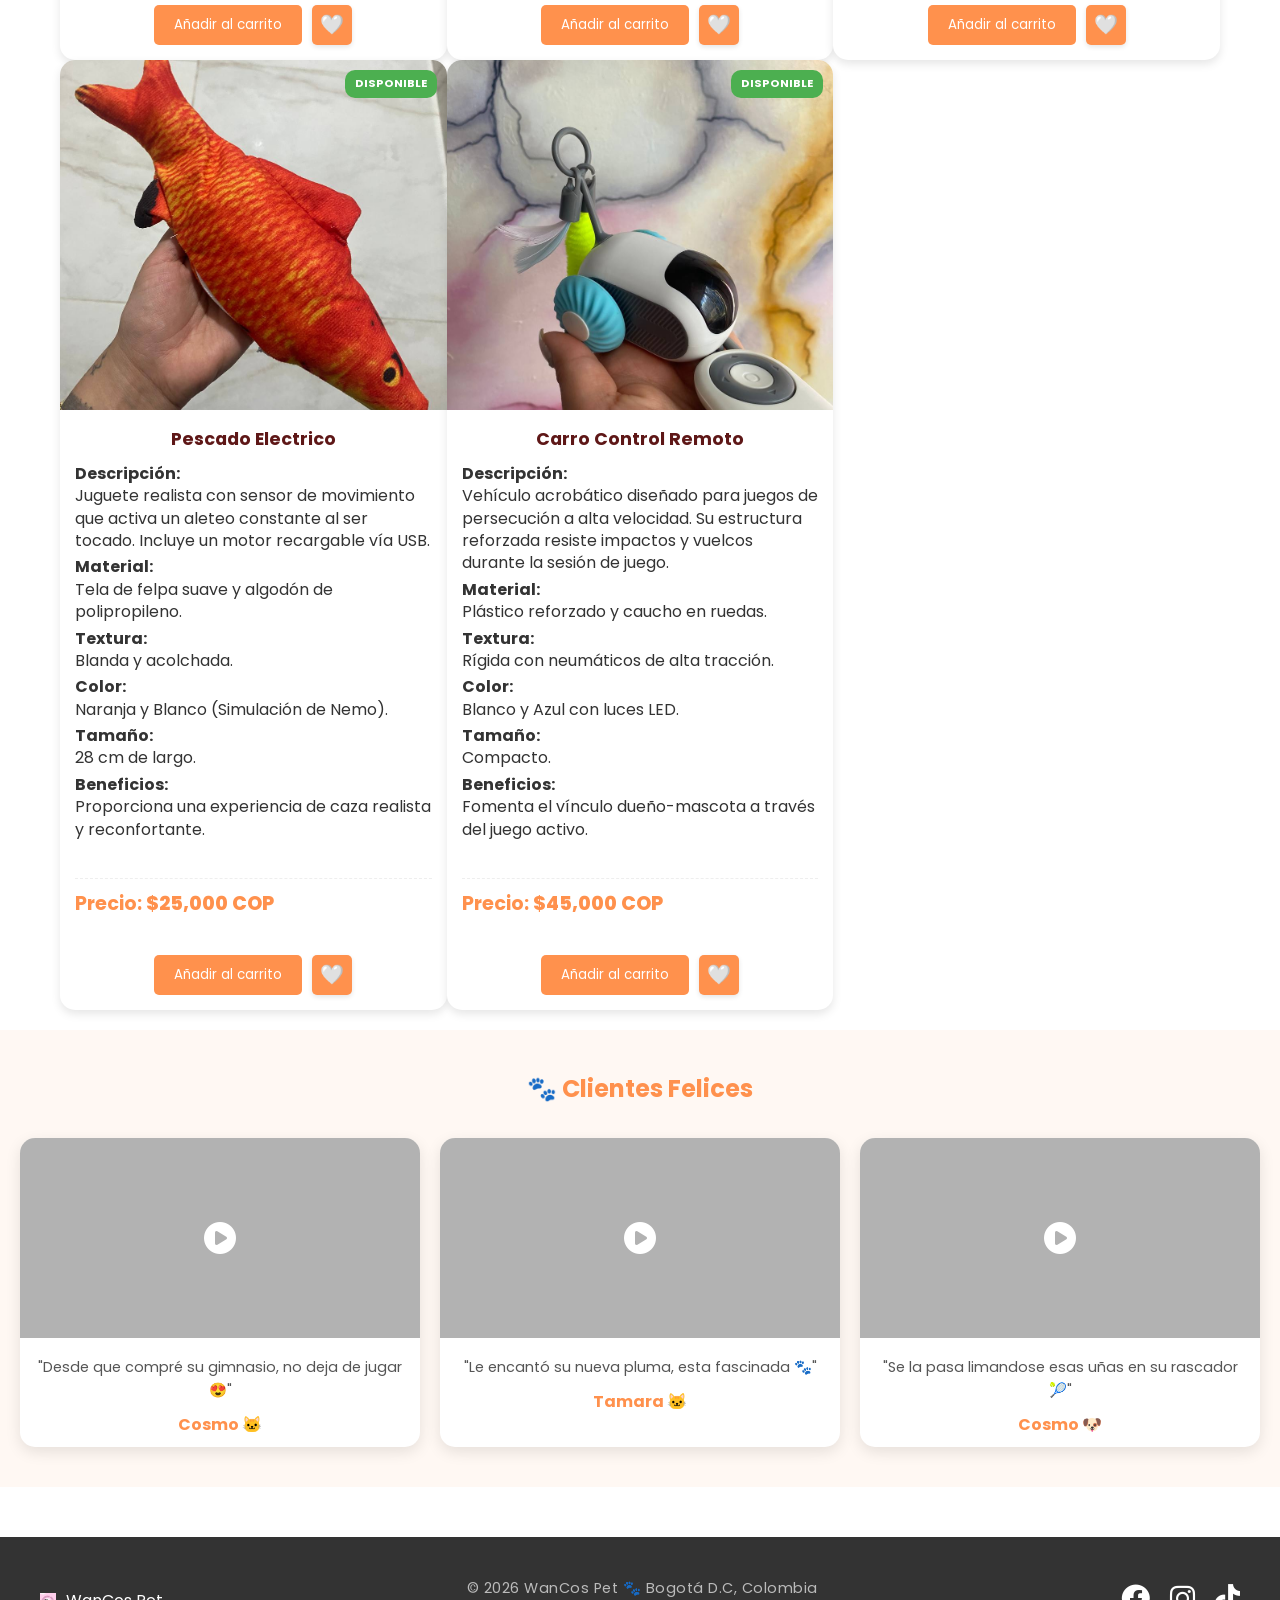
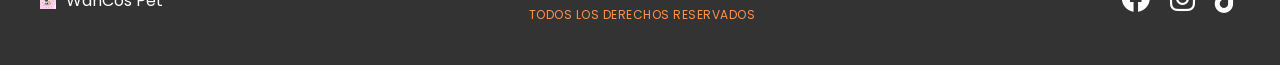
<file: juguetes-gatos_perros.html>
<!doctype html>
<html lang="es">
  <head>
    <meta charset="UTF-8" />
    <meta name="viewport" content="width=device-width, initial-scale=1.0" />
    <title>WanCos Pet - Juguetes Perros y Gatos</title>
    <link
      rel="icon"
      type="image/x-icon"
      href="./img_sitio/Favicon/Extra_favicon_io/favicon-16x16.png"
    />
    <link
      href="https://fonts.googleapis.com/css2?family=Poppins:wght@400;700&display=swap"
      rel="stylesheet"
    />
    <link rel="stylesheet" href="estilos.css" />
    <link
      rel="stylesheet"
      href="https://cdn.jsdelivr.net/npm/@fancyapps/ui@5.0/dist/fancybox/fancybox.css"
    />
    <link
      rel="stylesheet"
      href="https://cdnjs.cloudflare.com/ajax/libs/font-awesome/6.0.0/css/all.min.css"
    />
  </head>
  <body>
    <header>
      <h1>
        <img
          src="./img_sitio/Favicon/Extra_favicon_io/favicon-32x32.png"
          class="logo-titulo"
          alt="Logo"
        />
        WanCos Pet
      </h1>
      <nav id="mainNav"></nav>
    </header>

    <div
      class="carrito"
      onclick="toggleCarrito()"
      style="font-size: 1.2rem; display: flex; align-items: center; gap: 8px"
    >
      <i class="fas fa-shopping-basket" style="font-size: 1.8rem"></i>
      <span
        id="carrito-count"
        style="
          background: #ff4d4d;
          color: white;
          border-radius: 50%;
          padding: 2px 8px;
          font-size: 0.9rem;
        "
        >0</span
      >
    </div>

    <aside id="sidebarCarrito" class="sidebar-carrito">
      <div class="sidebar-header">
        <h3>🛒 Tu Pedido</h3>
        <button onclick="toggleCarrito()" class="btn-cerrar">✕</button>
      </div>

      <ul id="lista-carrito"></ul>

      <div class="footer-carrito">
        <div
          id="total-carrito"
          style="font-weight: bold; margin-bottom: 15px; text-align: center"
        ></div>
        <div
          id="alerta-envio"
          style="text-align: center; margin-bottom: 10px; font-weight: bold"
        ></div>

        <div id="paso-1-carrito">
          <button
            onclick="vaciarCarrito()"
            style="
              background: none;
              border: 1px solid #ff4d4d;
              color: #ff4d4d;
              width: 100%;
              padding: 8px;
              border-radius: 5px;
              margin-bottom: 10px;
              cursor: pointer;
            "
          >
            <i class="fas fa-trash-alt"></i> Vaciar Carrito
          </button>

          <button
            onclick="mostrarFormulario()"
            style="
              width: 100%;
              background: #ff914d;
              color: white;
              border: none;
              padding: 12px;
              border-radius: 8px;
              font-weight: bold;
              cursor: pointer;
            "
          >
            Siguiente: Datos de Envío <i class="fas fa-arrow-right"></i>
          </button>
        </div>

        <div id="paso-2-datos" style="display: none">
          <h4
            style="
              margin-bottom: 10px;
              border-bottom: 1px solid #ddd;
              color: #333;
            "
          >
            Datos de Entrega
          </h4>

          <input
            type="text"
            id="nombre-cliente"
            placeholder="Nombre completo"
            style="
              width: 100%;
              margin-bottom: 10px;
              padding: 10px;
              border-radius: 8px;
              border: 1px solid #ccc;
              box-sizing: border-box;
            "
          />

          <input
            type="text"
            id="direccion-cliente"
            placeholder="Dirección y Barrio"
            style="
              width: 100%;
              margin-bottom: 10px;
              padding: 10px;
              border-radius: 8px;
              border: 1px solid #ccc;
              box-sizing: border-box;
            "
          />
          <select id="ciudad-cliente">
            <option value="">Selecciona tu ciudad</option>
            <option value="bogota">Bogotá</option>
            <option value="otra">Otra ciudad</option>
          </select>

          <label
            style="
              display: block;
              margin-bottom: 5px;
              font-size: 0.8rem;
              color: #666;
            "
            >Método de Pago:</label
          >
          <select
            id="metodo-pago"
            style="
              width: 100%;
              margin-bottom: 15px;
              padding: 10px;
              border-radius: 8px;
              border: 1px solid #ccc;
              background: white;
            "
          >
            <option value="Efectivo">💵 Efectivo (Contra entrega)</option>
            <option value="Nequi">📱 Nequi</option>
          </select>

          <button
            onclick="enviarPedidoWhatsApp()"
            style="
              width: 100%;
              background-color: #25d366;
              color: white;
              border: none;
              padding: 12px;
              border-radius: 8px;
              font-weight: bold;
              cursor: pointer;
            "
          >
            <i class="fab fa-whatsapp"></i> Finalizar Compra
          </button>

          <button
            onclick="volverAProductos()"
            style="
              background: none;
              border: none;
              color: #666;
              width: 100%;
              margin-top: 10px;
              cursor: pointer;
              font-size: 0.8rem;
            "
          >
            ← Modificar Pedido
          </button>
        </div>
      </div>
    </aside>

    <section class="hero">
      <h2>Juguetes para Perros y Gatos</h2>
      <div class="tagline">
        ¡Mejora la interacción con tú compañero de aventuras!
      </div>
    </section>
    <div class="buscador-container" style="text-align: center; margin: 20px">
      <input
        type="text"
        id="buscador"
        placeholder="🔍 Busca en esta categoría..."
        style="
          padding: 12px;
          width: 80%;
          max-width: 500px;
          border-radius: 25px;
          border: 2px solid #ff914d;
        "
      />
    </div>

    <div id="lista-busqueda" class="productos-grid productos-container"></div>
    <section class="seccion-favoritos">
      <h2 style="text-align: center; font-size: 1.5rem; color: #ff914d">
        🐾 Tus Favoritos
      </h2>
      <div id="contenedor-favoritos" class="favoritos-grid">
        <p class="fav-vacio-msj">
          Selecciona tus favoritos dando "me gusta" ❤️
        </p>
      </div>
    </section>
    <main>
      <section id="productos-section">
        <div id="lista-productos" class="grid-productos"></div>
      </section>
    </main>

    <section class="clientes-section">
      <h2>🐾 Clientes Felices</h2>
      <div id="clientes-felices" class="clientes-grid"></div>
    </section>

    <footer class="footer-wancos">
      <div class="footer-container">
        <div class="footer-logo">
          <img
            src="./img_sitio/Favicon/Extra_favicon_io/favicon-16x16.png"
            class="logo-img"
            alt="Logo"
          />
          <span>WanCos Pet</span>
        </div>

        <div class="footer-copy">
          <p>
            © 2026 WanCos Pet 🐾 Bogotá D.C, Colombia <br />
            <span>Todos los derechos reservados</span>
          </p>
        </div>
        <div class="footer-social">
          <a
            href="https://www.facebook.com/profile.php?id=61581891114782"
            target="_blank"
            ><i class="fab fa-facebook"></i
          ></a>
          <a href="https://www.instagram.com/wancospet/" target="_blank"
            ><i class="fab fa-instagram"></i
          ></a>
          <a
            href="https://www.tiktok.com/@wancos.pet?is_from_webapp=1&sender_device=pc"
            target="_blank"
            ><i class="fab fa-tiktok"></i
          ></a>
        </div>
      </div>
    </footer>

    <script src="https://cdn.jsdelivr.net/npm/@fancyapps/ui@5.0/dist/fancybox/fancybox.umd.js"></script>
    <script src="datos.js"></script>
    <script src="logica.js"></script>
    <script src="menu.js"></script>
    <script src="clientes.js"></script>
  </body>
</html>
</file>
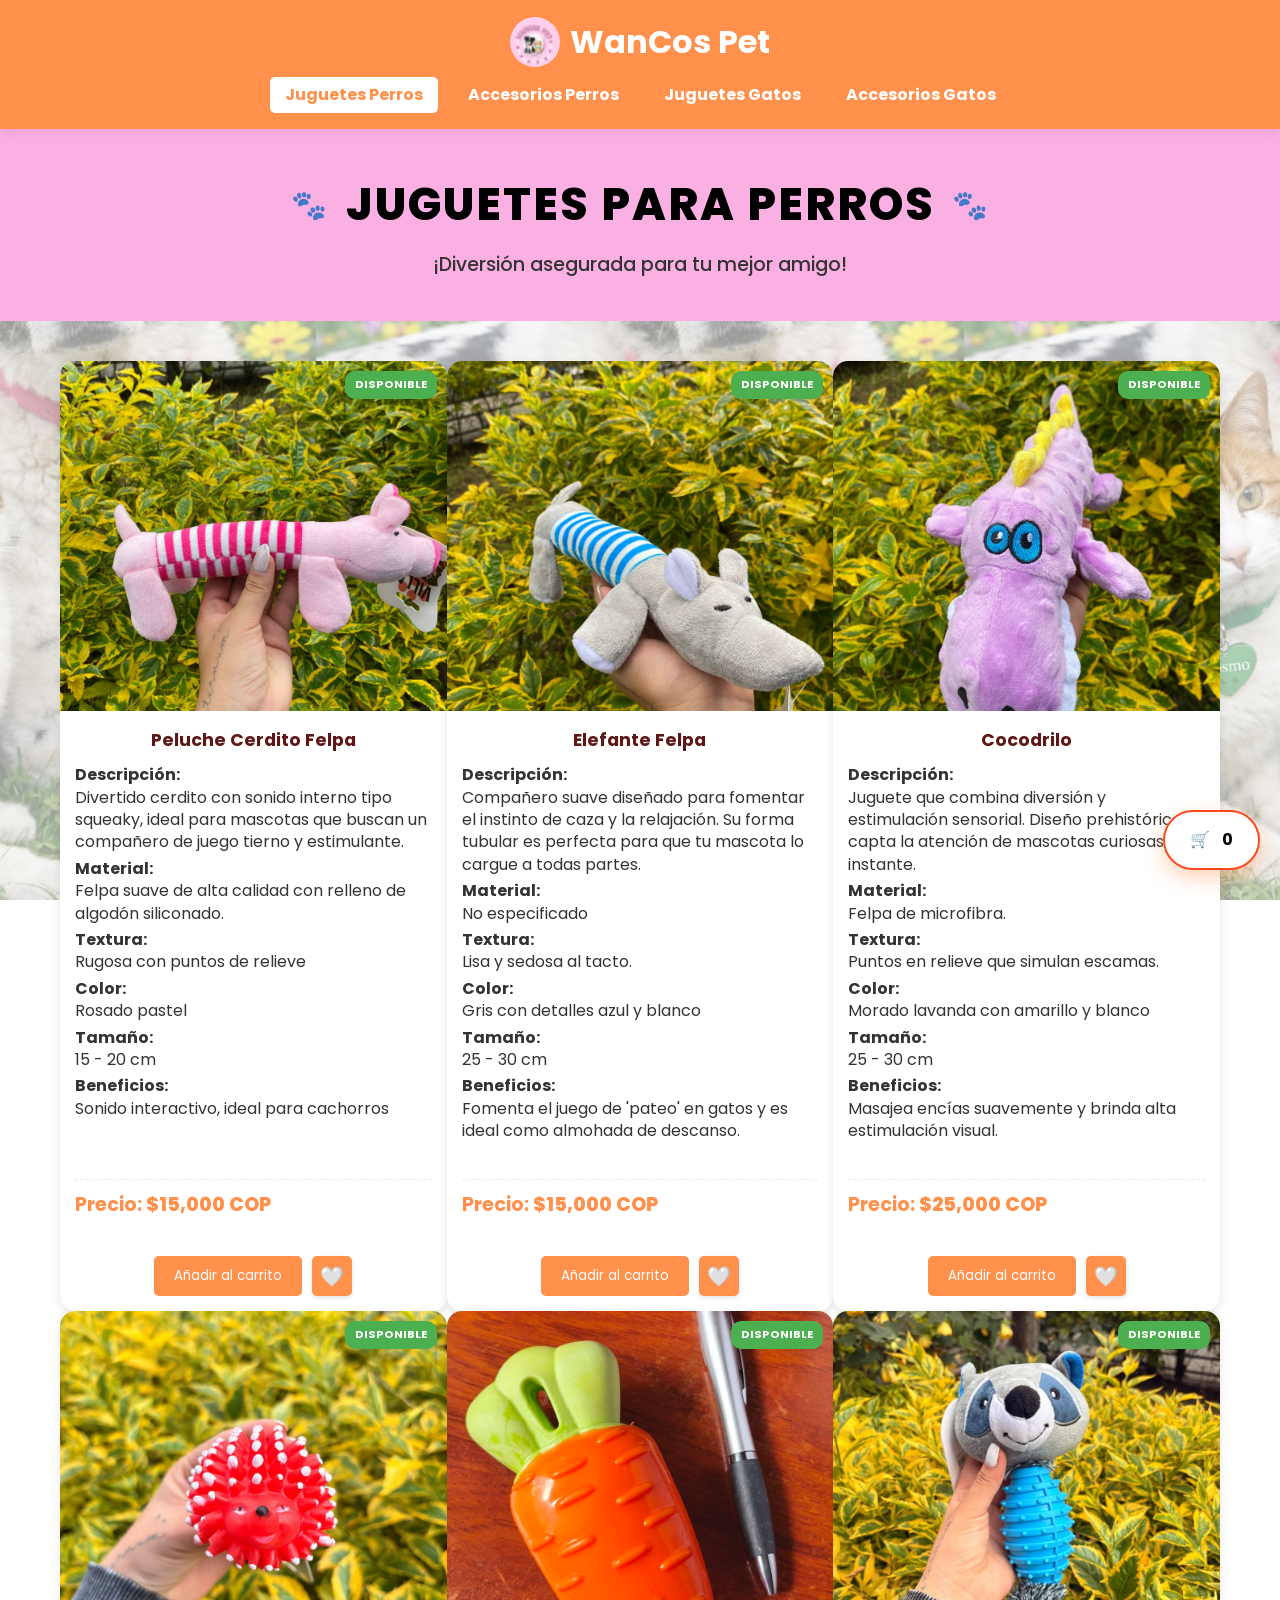
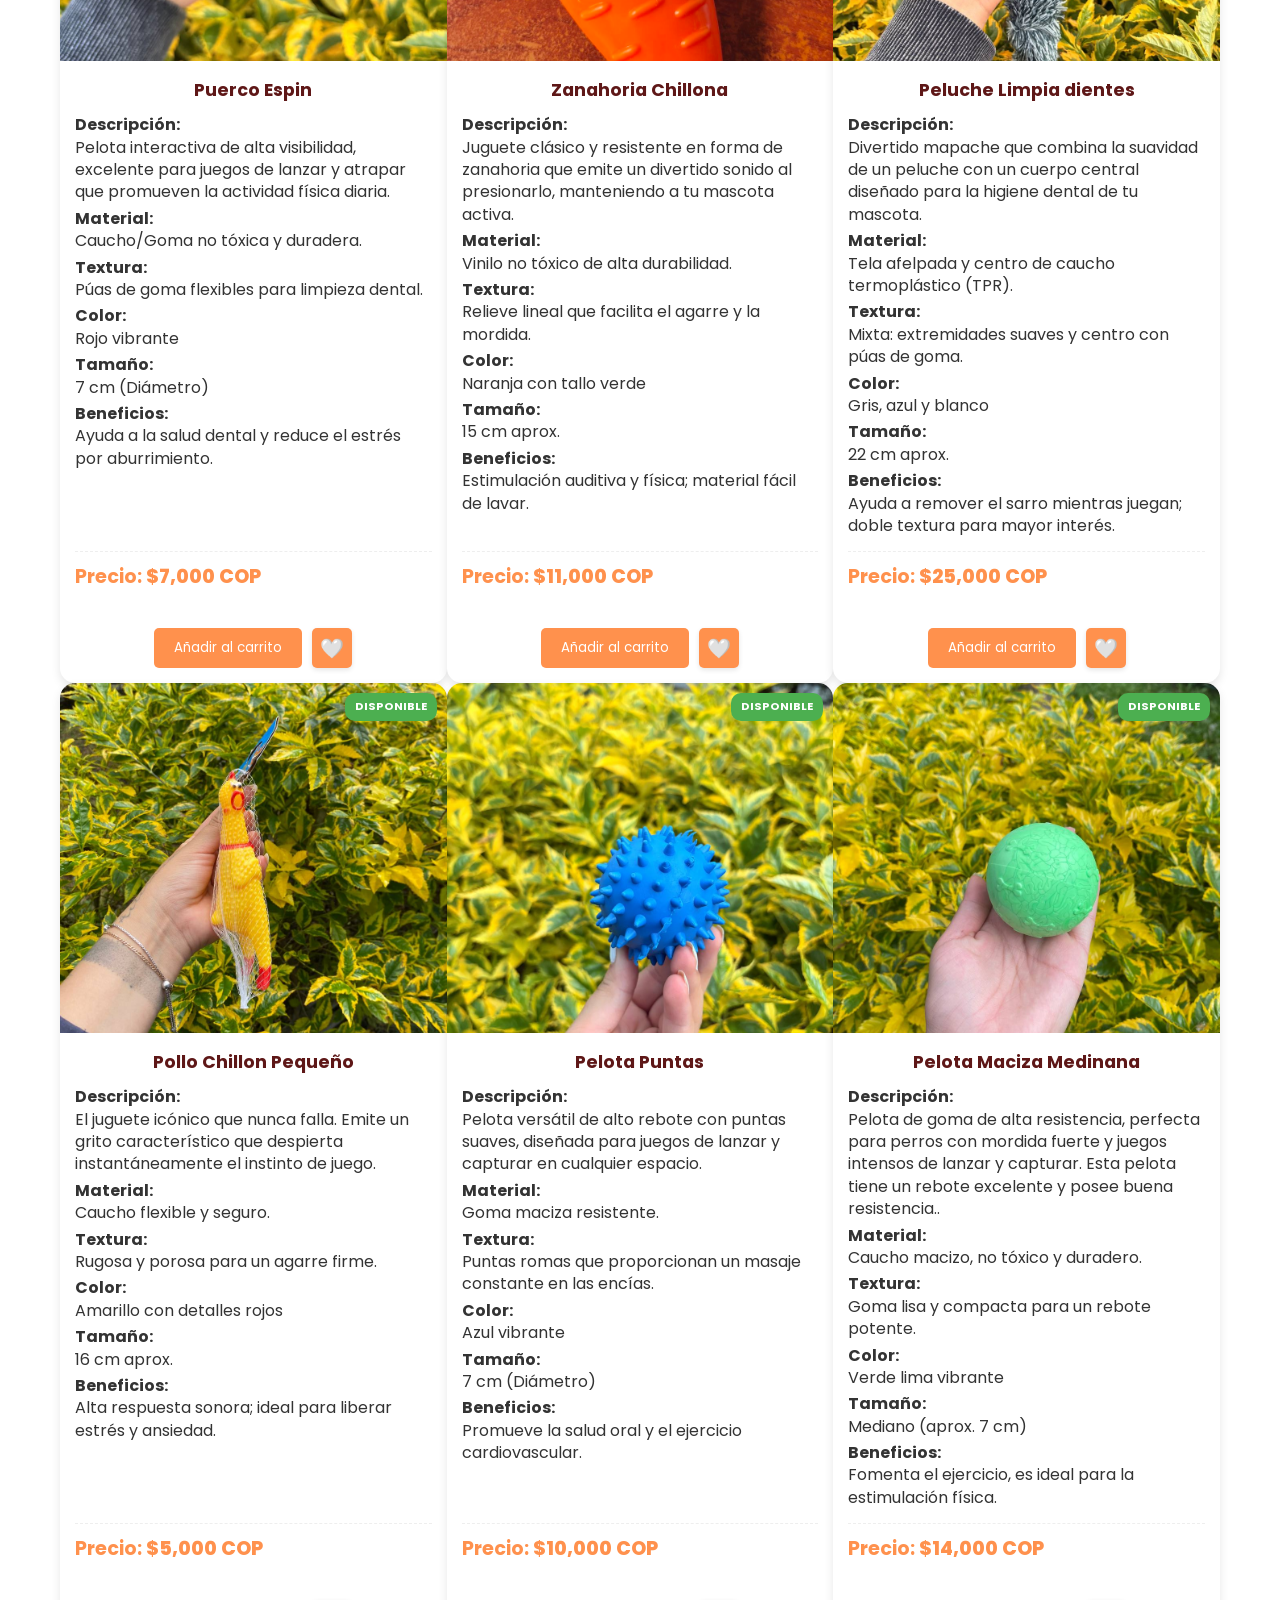
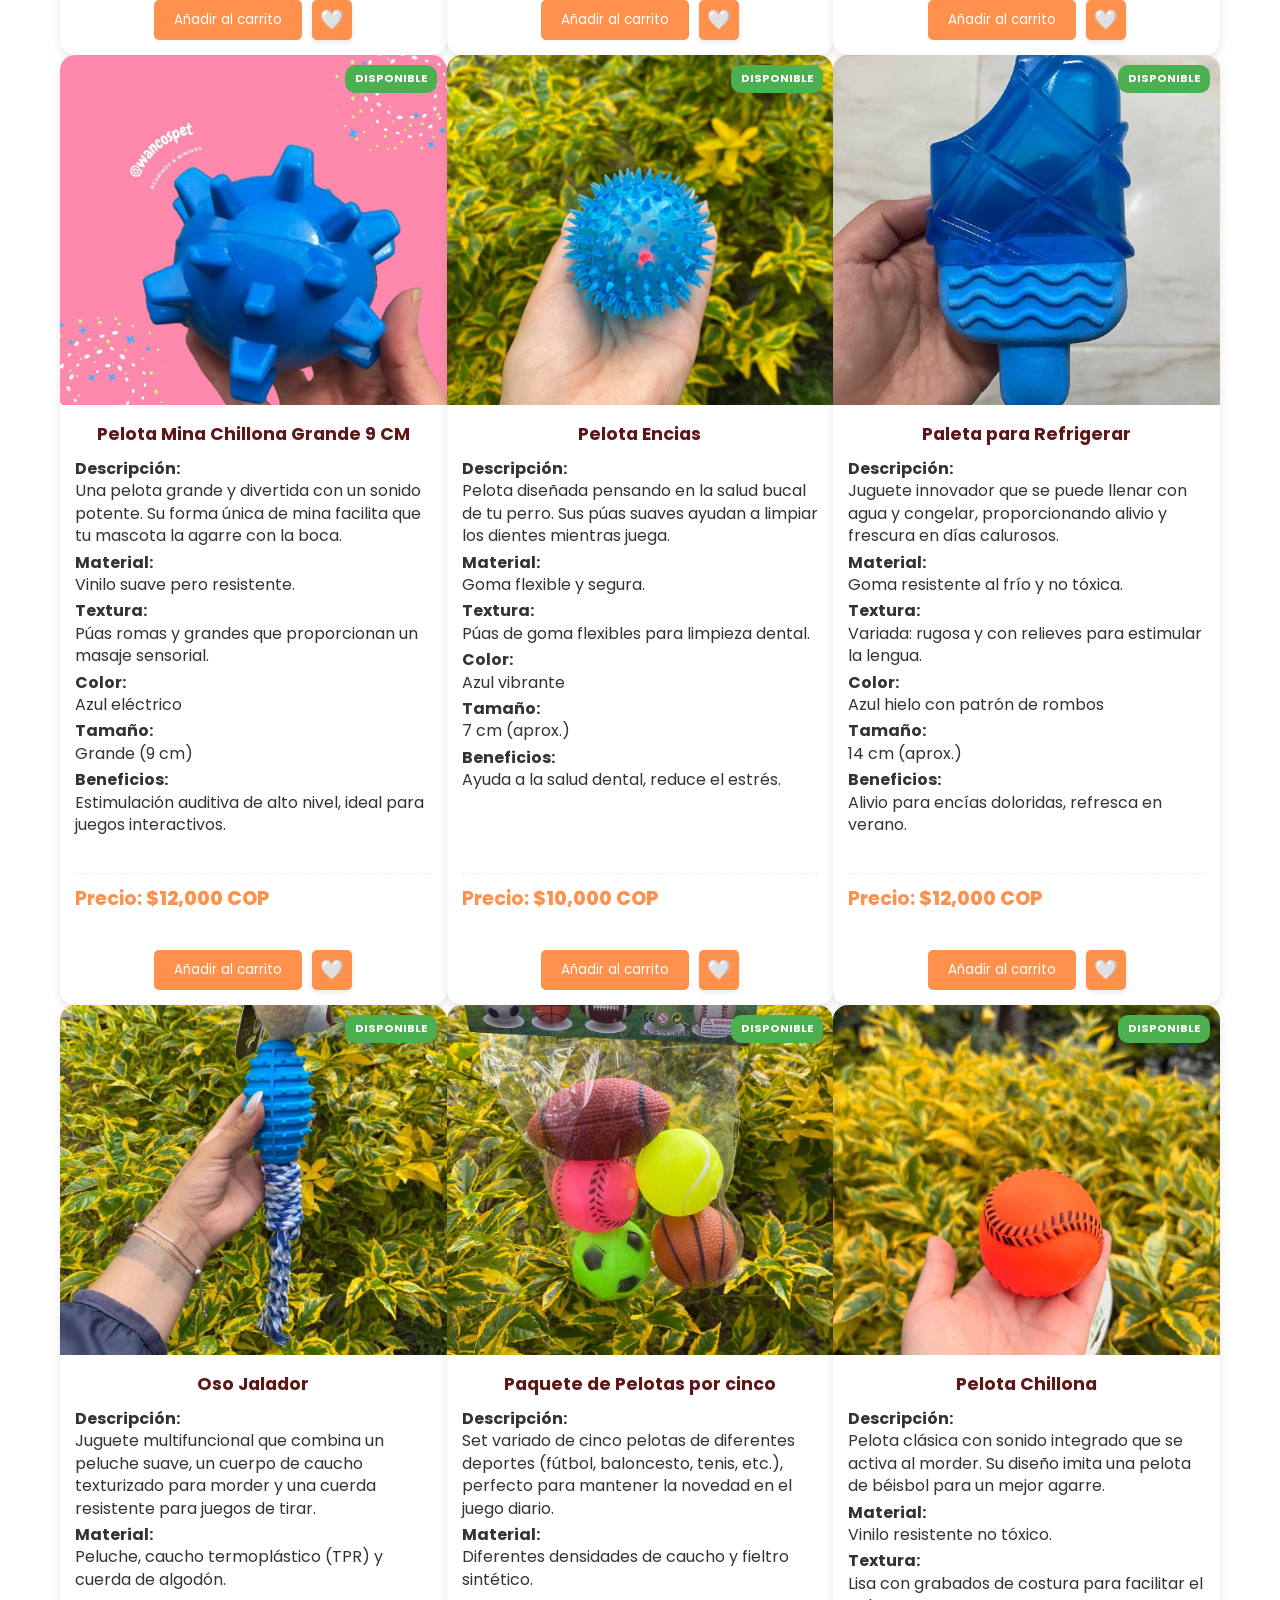
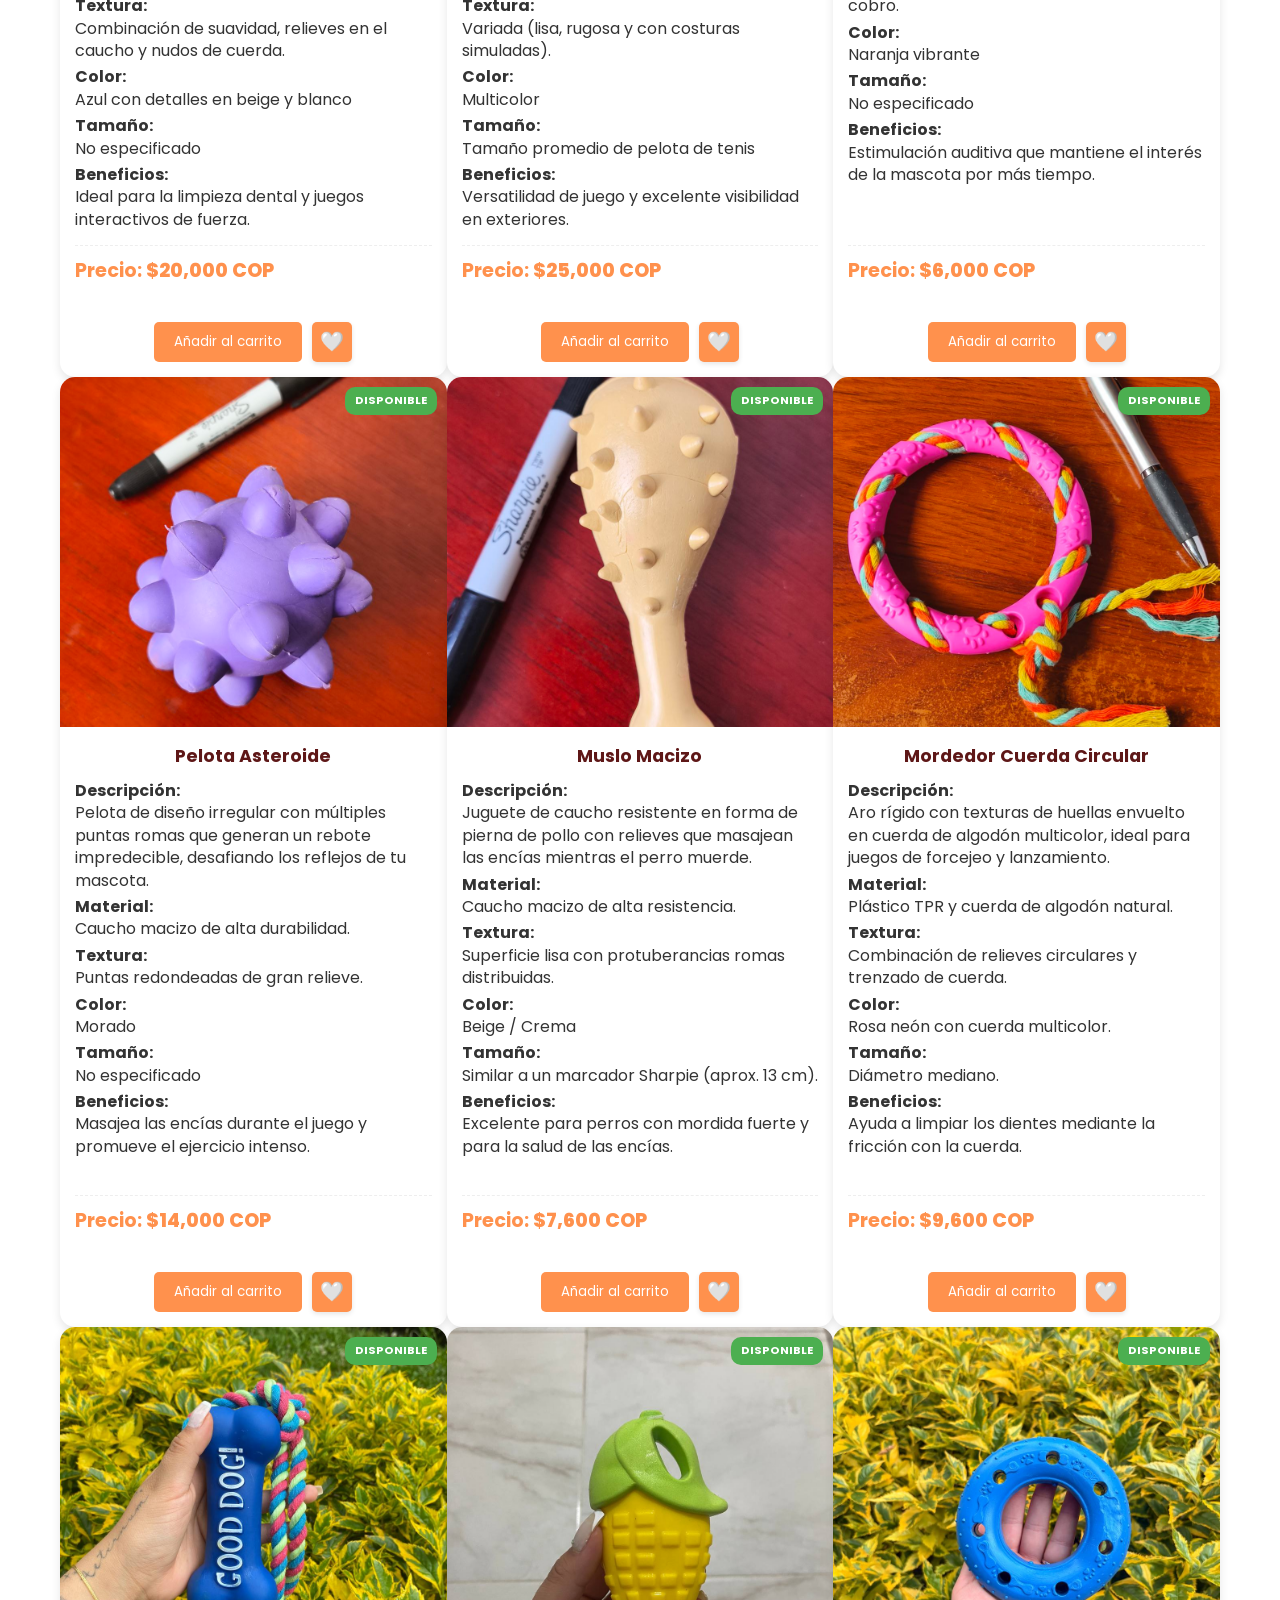
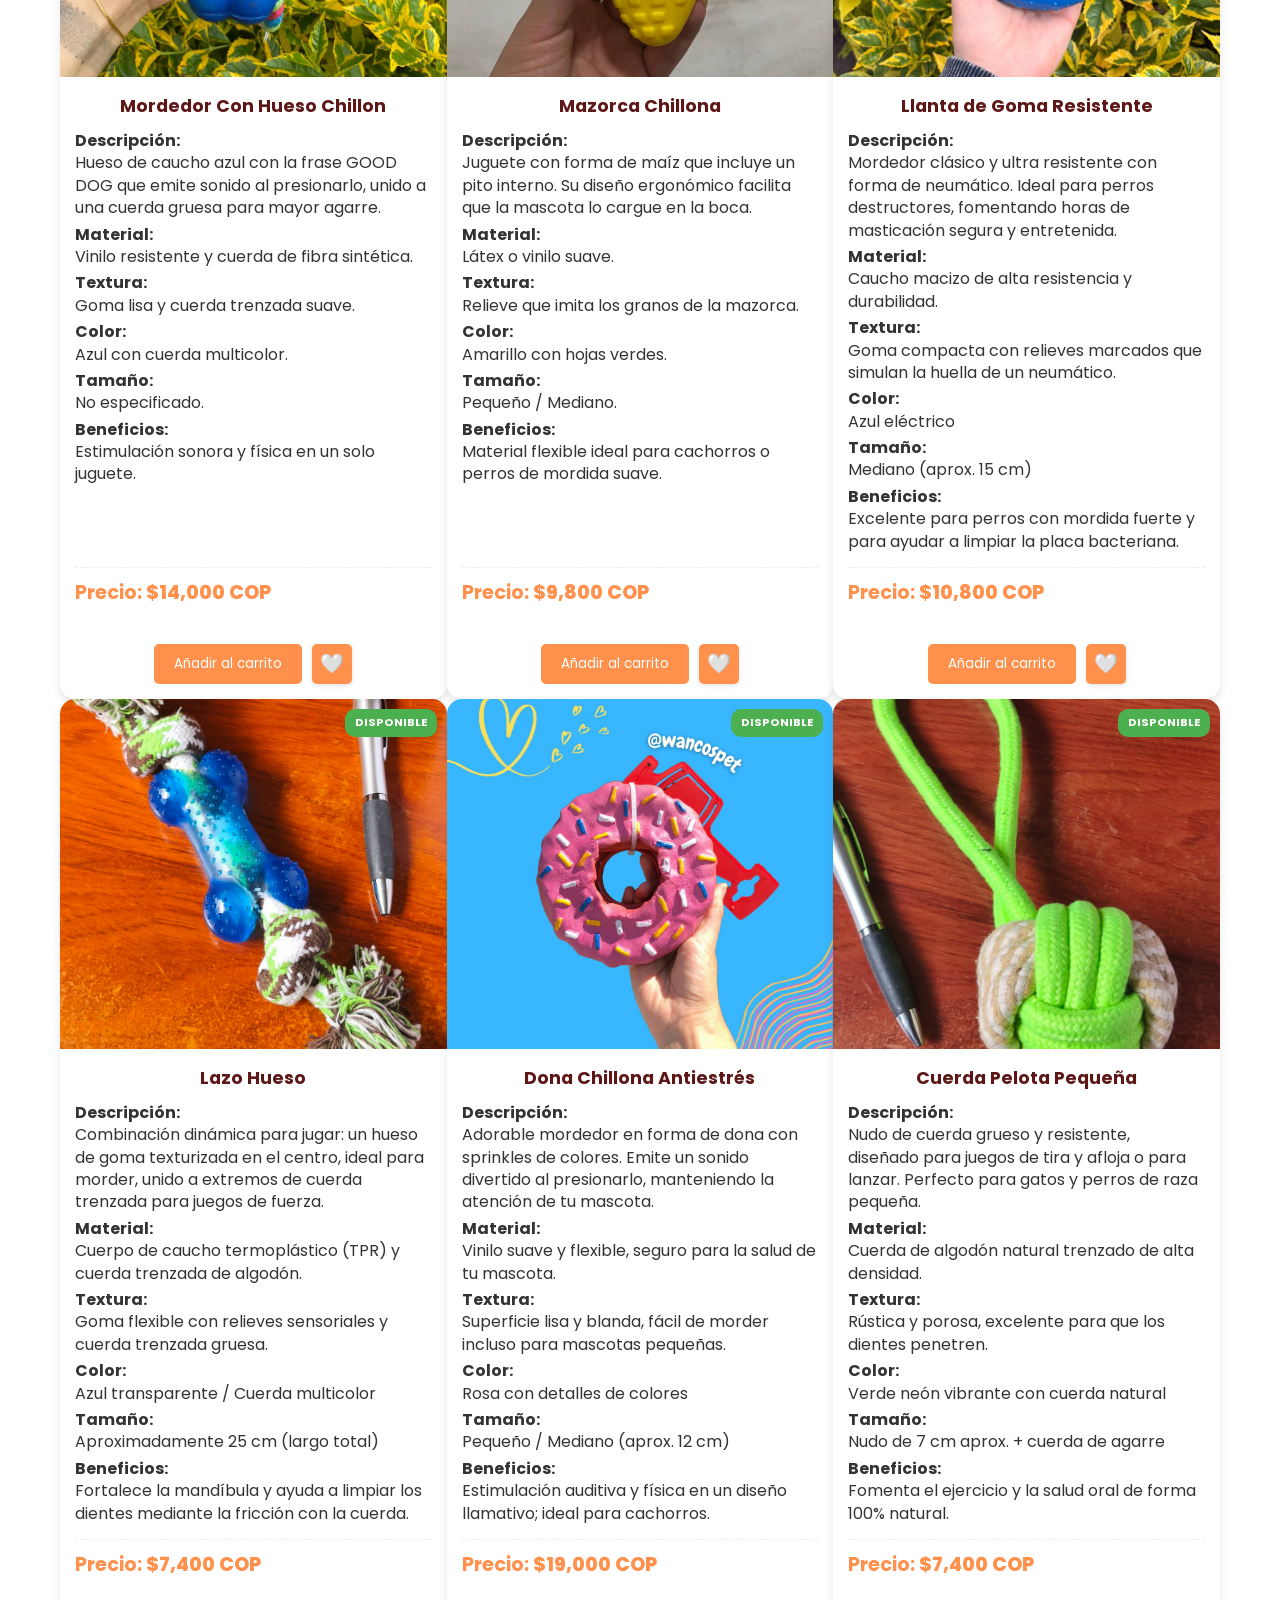
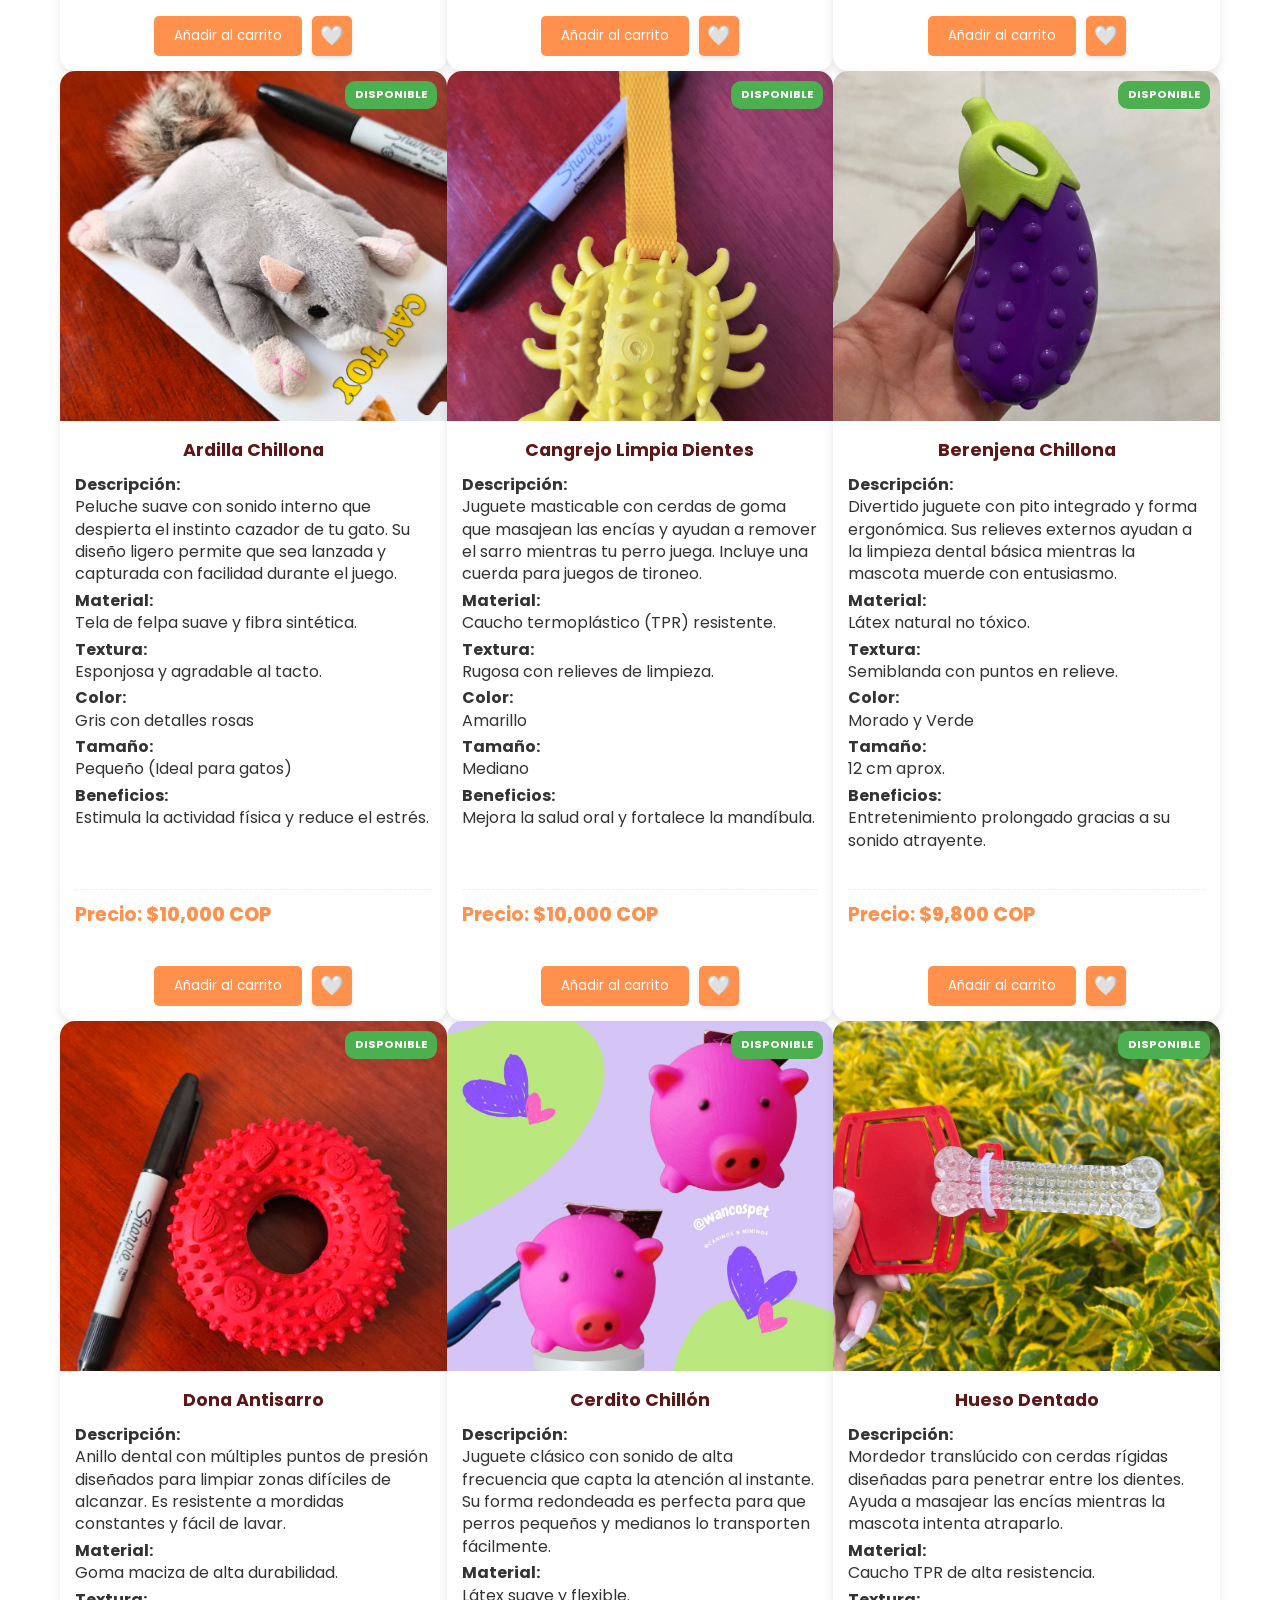
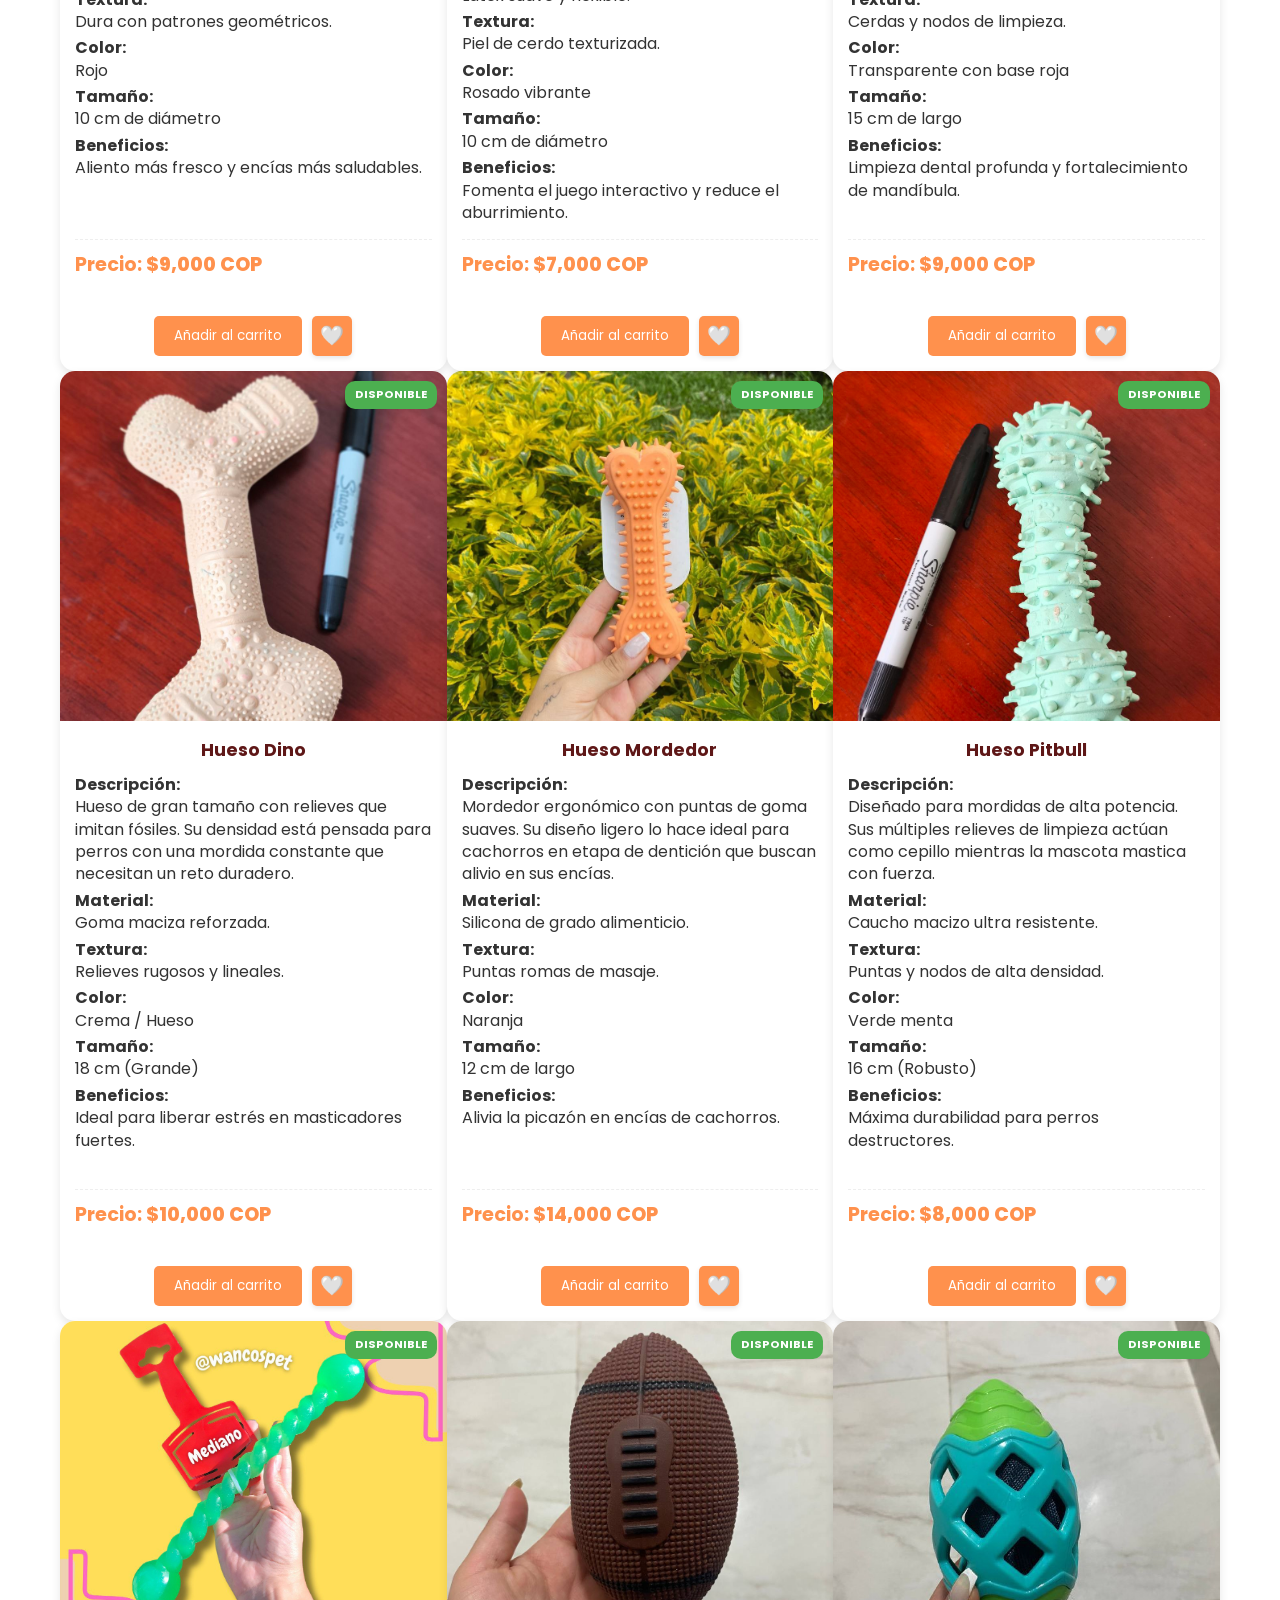
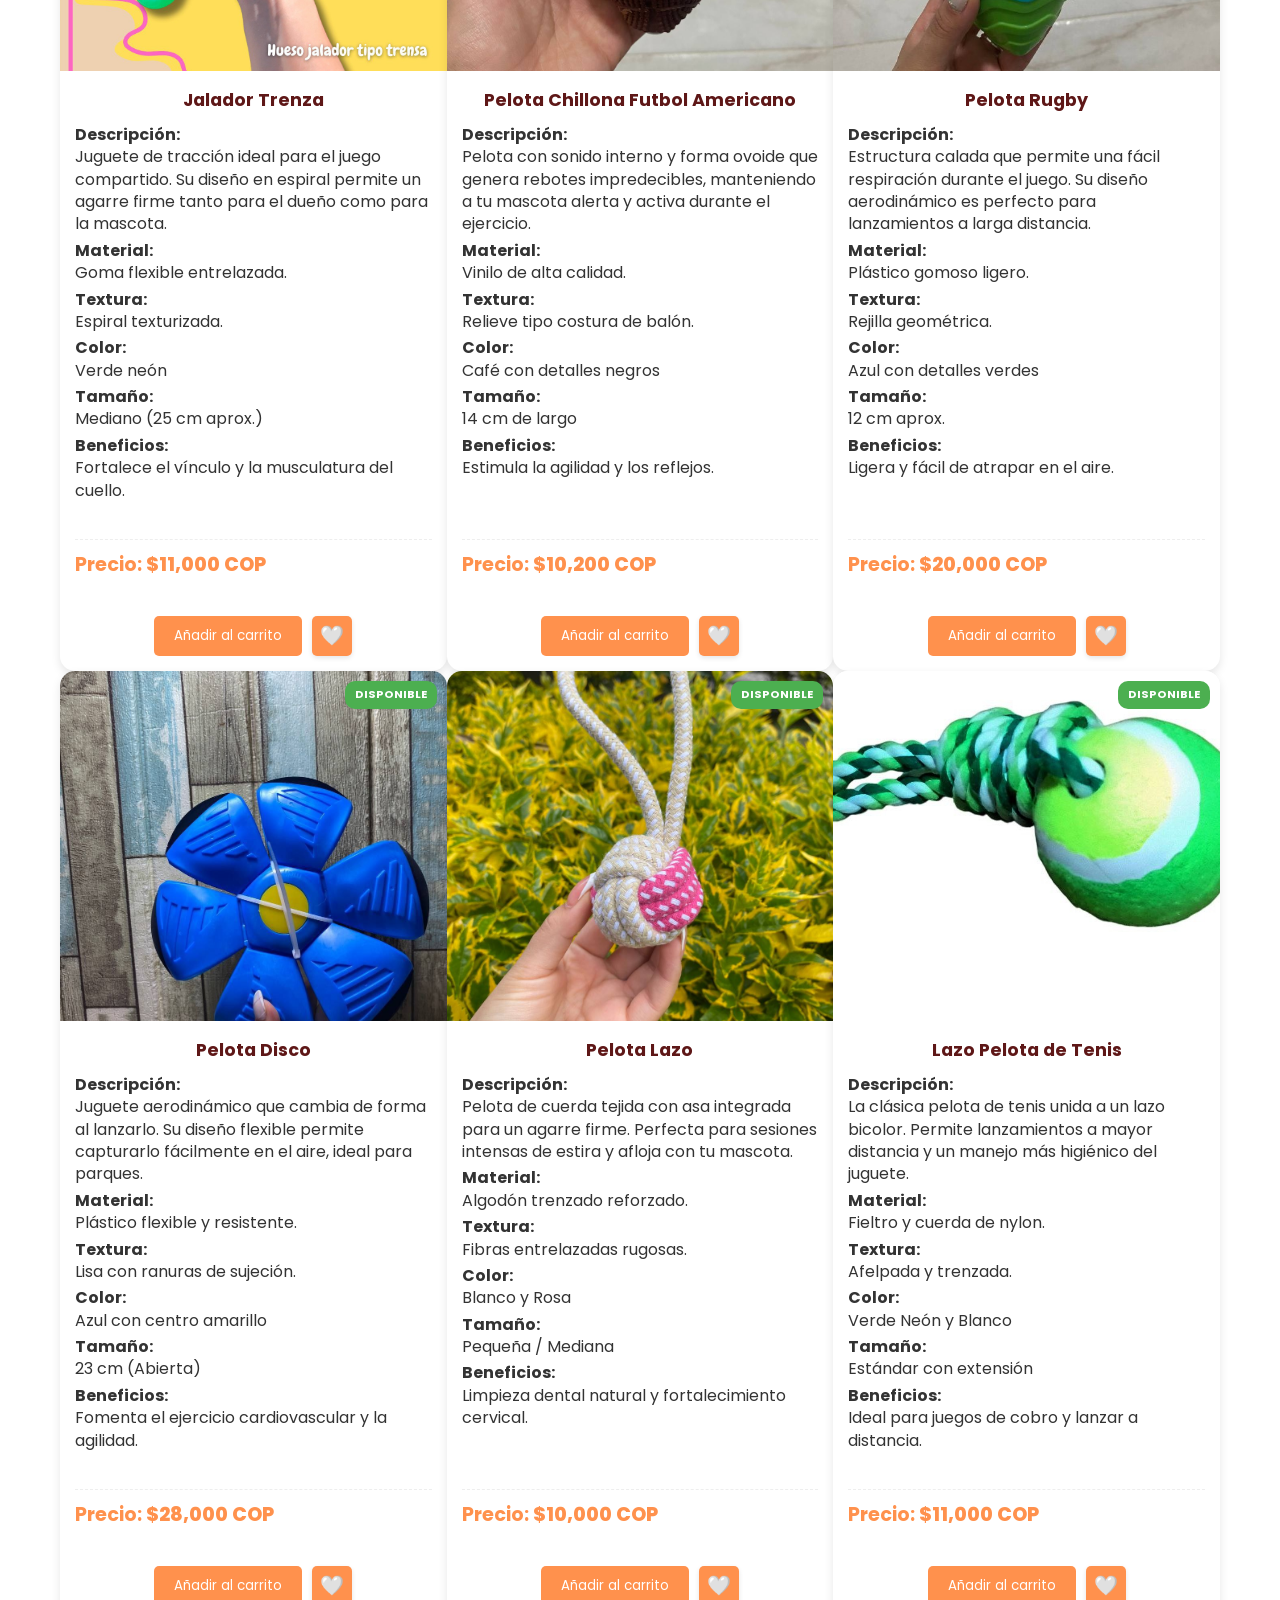
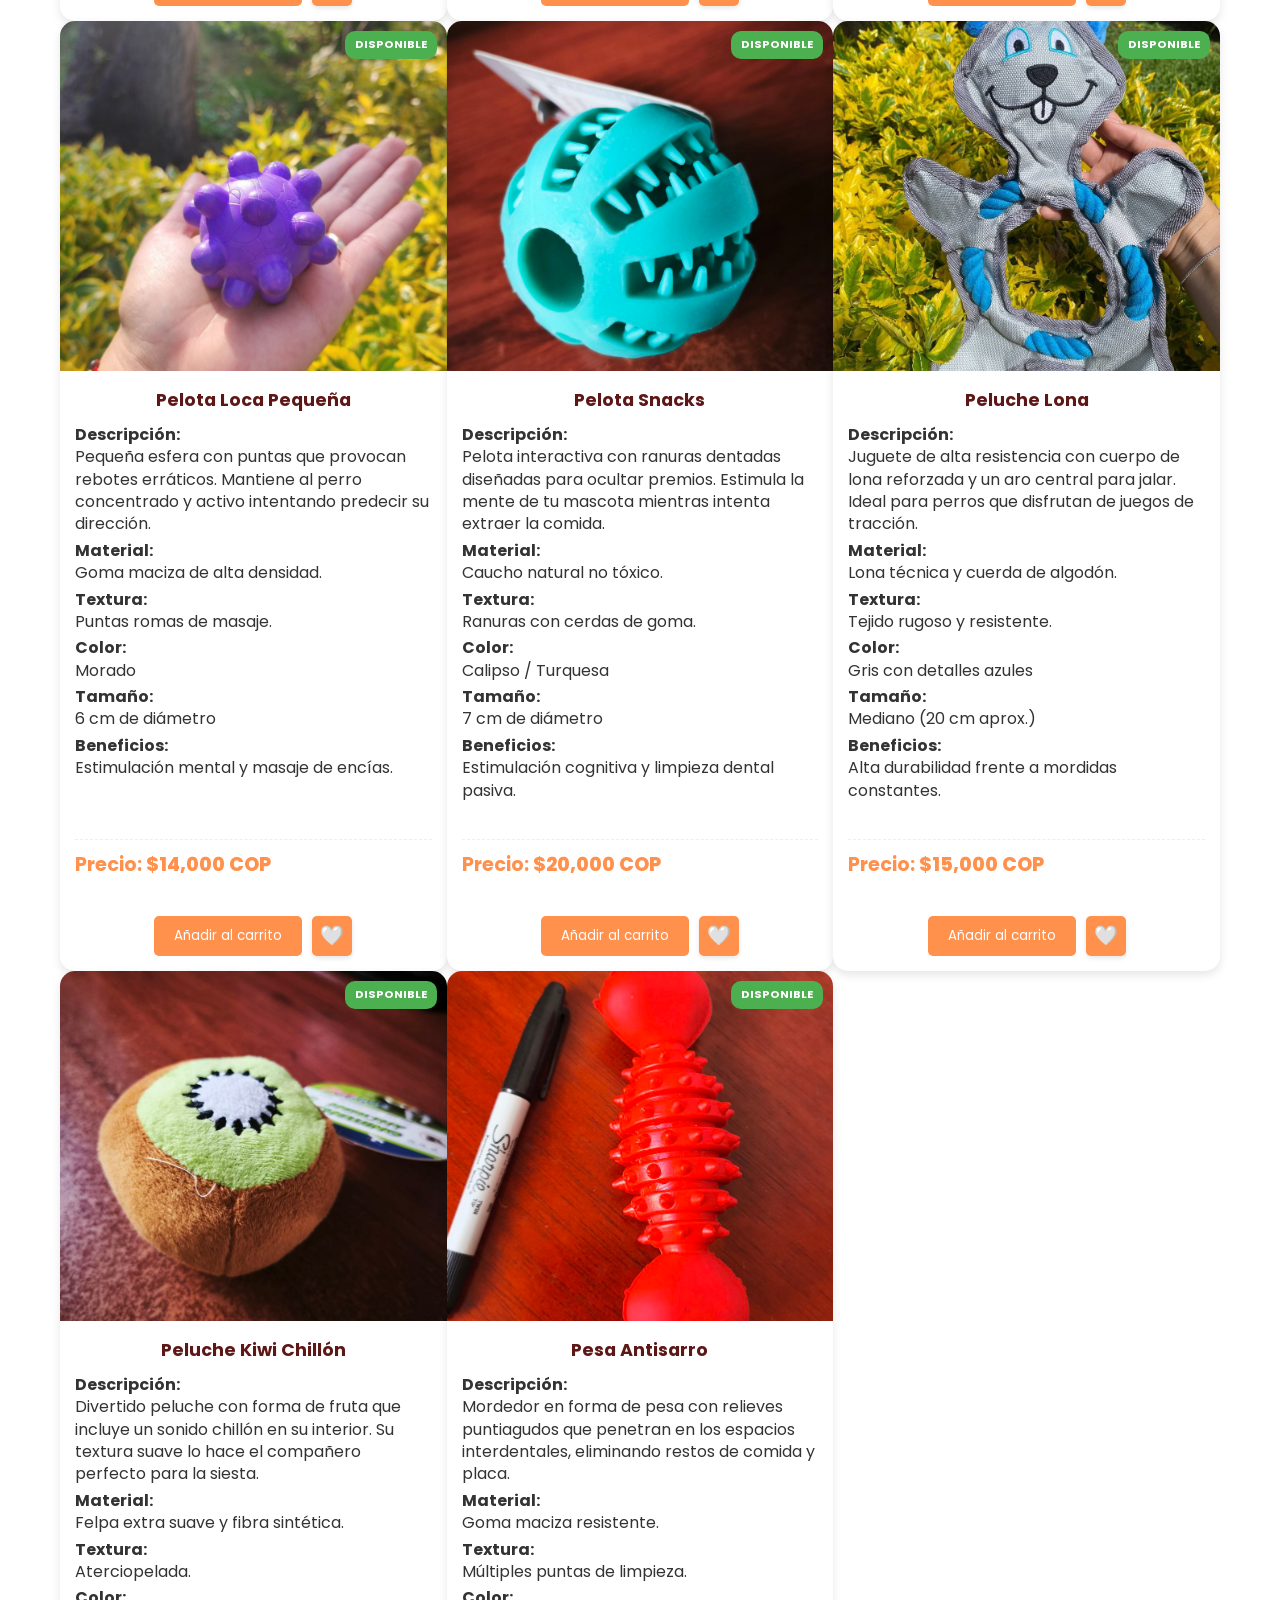
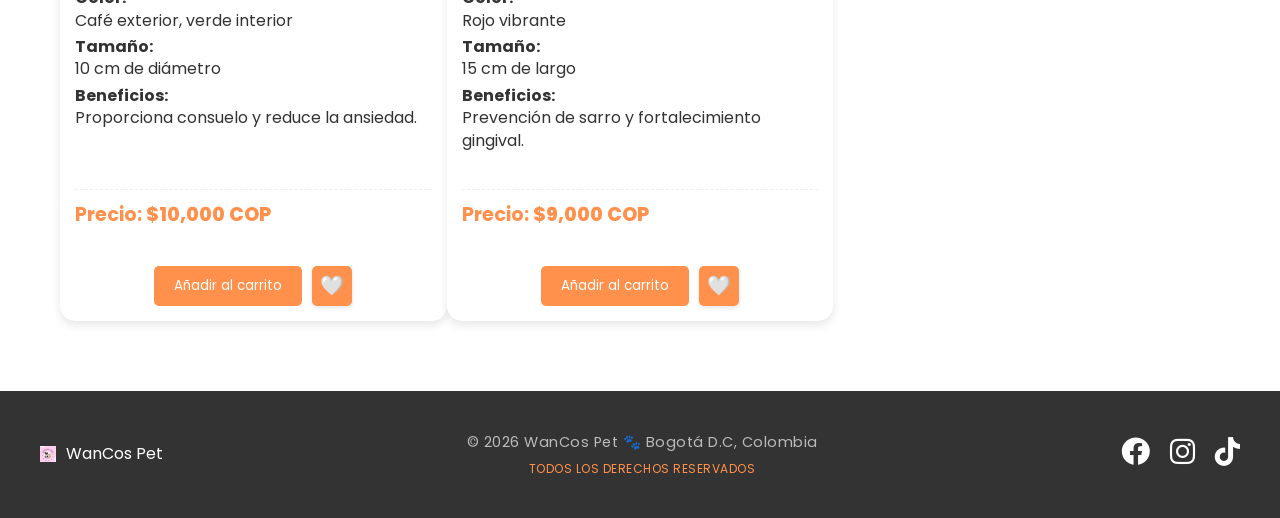
<file: juguetes-perros.html>
<!doctype html>
<html lang="es">
  <head>
    <meta charset="UTF-8" />
    <meta name="viewport" content="width=device-width, initial-scale=1.0" />
    <title>WanCos Pet - Juguetes Perros</title>
    <link
      rel="icon"
      type="image/x-icon"
      href="./img_sitio/Favicon/Extra_favicon_io/favicon-16x16.png"
    />
    <link
      href="https://fonts.googleapis.com/css2?family=Poppins:wght@400;700&display=swap"
      rel="stylesheet"
    />
    <link rel="stylesheet" href="estilos.css" />
    <link
      rel="stylesheet"
      href="https://cdn.jsdelivr.net/npm/@fancyapps/ui@5.0/dist/fancybox/fancybox.css"
    />
    <link
      rel="stylesheet"
      href="https://cdnjs.cloudflare.com/ajax/libs/font-awesome/6.0.0/css/all.min.css"
    />
  </head>
  <body>
    <header>
      <h1>
        <img
          src="./img_sitio/Favicon/Extra_favicon_io/favicon-32x32.png"
          class="logo-titulo"
          alt="Logo"
        />
        WanCos Pet
      </h1>
      <nav id="mainNav">
        <a href="juguetes-perros.html" class="nav-link">Juguetes Perros</a>
        <a href="accesorios-perros.html" class="nav-link">Accesorios Perros</a>
        <a href="juguetes-gatos.html" class="nav-link">Juguetes Gatos</a>
        <a href="accesorios-gatos.html" class="nav-link">Accesorios Gatos</a>
      </nav>
    </header>

    <div class="carrito" onclick="toggleCarrito()">
      🛒 <span id="carrito-count">0</span>
    </div>

    <aside id="sidebarCarrito" class="sidebar-carrito">
      <h3>Tu carrito</h3>
      <ul id="lista-carrito"></ul>
      <div id="total-carrito"></div>
      <button onclick="enviarPedidoWhatsApp()" class="btn-whatsapp">
        Finalizar Compra WhatsApp
      </button>
      <button onclick="toggleCarrito()">Cerrar</button>
    </aside>

    <section class="hero">
      <h2>Juguetes para Perros</h2>
      <div class="tagline">¡Diversión asegurada para tu mejor amigo!</div>
    </section>

    <main>
      <section id="productos-section">
        <div id="lista-productos" class="grid-productos"></div>
      </section>
    </main>

    <footer class="footer-wancos">
      <div class="footer-container">
        <div class="footer-logo">
          <img
            src="./img_sitio/Favicon/Extra_favicon_io/favicon-16x16.png"
            class="logo-img"
            alt="Logo"
          />
          <span>WanCos Pet</span>
        </div>

        <div class="footer-copy">
          <p>
            © 2026 WanCos Pet 🐾 Bogotá D.C, Colombia <br />
            <span>Todos los derechos reservados</span>
          </p>
        </div>
        <div class="footer-social">
          <a
            href="https://www.facebook.com/profile.php?id=61581891114782"
            target="_blank"
            ><i class="fab fa-facebook"></i
          ></a>
          <a href="https://www.instagram.com/wancospet/" target="_blank"
            ><i class="fab fa-instagram"></i
          ></a>
          <a
            href="https://www.tiktok.com/@wancos.pet?is_from_webapp=1&sender_device=pc"
            target="_blank"
            ><i class="fab fa-tiktok"></i
          ></a>
        </div>
      </div>
    </footer>

    <script src="https://cdn.jsdelivr.net/npm/@fancyapps/ui@5.0/dist/fancybox/fancybox.umd.js"></script>
    <script src="datos.js"></script>
    <script src="logica.js"></script>
  </body>
</html>
</file>
<file: estilos.css>
/* --- 1. RESET Y SEGURIDAD MÓVIL (Al principio siempre) --- */
* {
  margin: 0;
  padding: 0;
  box-sizing: border-box;
  font-family: "Poppins", sans-serif;
}

html,
body {
  max-width: 100%;
  overflow-x: hidden;
  color: #333;
  line-height: 1.6;
  background-size: contain;
  background-position: center;
  background-attachment: fixed;
}

body::before {
  content: ""; /* Esta caracteristica es bligatoria para que el pseudo-elemento before exista */
  position: fixed; /* La capa que esta sobre la imagen se queda quieta al hacer scroll */
  top: 0;
  left: 0;
  width: 100%;
  height: 100%;
  /* En este apartado se configura imagen */
  background-image: url("./img_sitio/CosmoWandaConCollares.jpeg");
  background-size: contain;
  background-position: center;
  /* GRADUACIÓN DEL EFECTO: Los niveles son los siguientes, 0.1 - casi invisible, 0.9 - casi total. De 0.2 o 0.3 para la marca de agua. */
  opacity: 0.4;
  z-index: -1; /* Envía la imagen al fondo, DETRÁS de todo el contenido */
  pointer-events: none; /* Evita que la capa interfiera con los clics en botones */
}

/* --- 2. SECCIÓN HERO (TÍTULOS) --- */
.hero {
  text-align: center;
  padding: 40px 10px;
  background-color: #fbb0e3;
  margin-bottom: 20px;
  overflow: hidden; /* Doble seguridad para las huellas */
}

.hero h2 {
  font-size: 2.8rem;
  color: #000;
  position: relative;
  display: inline-block;
  font-weight: 800;
  text-transform: uppercase;
  letter-spacing: 2px;
}

.hero h2::before,
.hero h2::after {
  content: "🐾";
  font-size: 1.8rem;
  position: absolute;
  top: 50%;
  transform: translateY(-50%);
  opacity: 0.8;
}

.hero h2::before {
  left: -55px;
}
.hero h2::after {
  right: -55px;
}

.tagline {
  font-size: 1.2rem;
  color: #333;
  margin-top: 10px;
  font-weight: 500;
}

/* --- 3. HEADER Y NAVEGACIÓN --- */
header {
  background-color: #ff914d;
  color: #fff;
  padding: 1rem;
  text-align: center;
  position: sticky;
  top: 0;
  z-index: 1000;
  box-shadow: 0 2px 10px rgba(0, 0, 0, 0.1);
}

header h1 {
  font-size: 2rem;
  display: flex;
  align-items: center;
  justify-content: center;
  gap: 10px;
}

.logo-titulo {
  width: 50px;
  height: 50px;
  border-radius: 50%;
  object-fit: cover;
}

nav {
  display: flex;
  justify-content: center;
  flex-wrap: wrap;
  gap: 15px;
  margin-top: 10px;
}

.nav-link {
  color: white;
  text-decoration: none;
  font-weight: bold;
  padding: 5px 15px;
  border-radius: 5px;
  transition: 0.3s;
}

.nav-link.activo {
  background-color: white;
  color: #ff914d;
}

/* --- 4. GRID DE PRODUCTOS --- */
.producto-info h3 {
  font-size: 1.1rem;
  font-weight: 700;
  margin-bottom: 10px;
  color: #5e1717;
  text-align: center;
}

.item-precio {
  color: blue;
}

.grid-productos {
  display: grid;
  grid-template-columns: repeat(
    auto-fill,
    minmax(300px, 1fr)
  ); /*Cambiando auto-fit por auto.fill las imágenes ya no se distorsionan*/
  padding: 20px;
  max-width: 1200px;
  margin: 0 auto;
  align-items: stretch;
}

.producto {
  background: white;
  border-radius: 15px;
  box-shadow: 0 4px 10px rgba(0, 0, 0, 0.1);
  overflow: hidden;
  display: flex;
  flex-direction: column;
  transition: transform 0.3s;
  height: 100%; /* Para que todas las tarjetas tengan la misma altura, lo que ayuda a alinear los precios al fondo */
}

.producto:hover {
  transform: translateY(-5px);
}

.producto img {
  width: 100%;
  height: 350px;
  object-fit: cover;
  display: block;
}

.producto-info {
  flex-grow: 1;
  padding: 15px;
  text-align: left;
  min-height: 600px;
  display: flex;
  flex-direction: column;
  justify-content: flex-start;
  gap: 10px;
  height: 100%; /* Para que el producto ocupe toda la altura disponible, lo que ayuda a alinear los precios al fondo */
}

.price {
  font-size: 1.2rem;
  color: #ff914d;
  font-weight: 800;
  margin-top: auto;
  padding-top: 10px;
  border-top: 1px dashed #eee;
}

.producto-detalles-texto p {
  margin-bottom: 4px; /* Ajusta este valor según el espacio que desees */
  line-height: 1.4; /* Esto también ayuda a que el texto no se vea amontonado */
  flex-grow: 1; /* Esto le dice a la descripción: "Ocupa todo el espacio que puedas" */
  display: flex;
  flex-direction: column;
  flex-grow: 1;
}

.producto-info button {
  background: #ff914d;
  color: white;
  border: none;
  padding: 10px 20px;
  border-radius: 5px;
  cursor: pointer;
  margin-top: 10px;
}
.producto-descripcion {
  font-size: 0.9em; /* Un poco más pequeña */
  color: #666; /* Un gris más suave */
  margin-bottom: 10px; /* Separación con el precio */
  /* Para limitar a 2 o 3 líneas si son muy largas */
  display: -webkit-box;
  -webkit-line-clamp: 3;
  -webkit-box-orient: vertical;
  overflow: hidden;
}

.stock-label {
  position: absolute;
  top: 10px;
  right: 10px;
  padding: 5px 10px;
  border-radius: 10px;
  font-size: 0.7rem;
  font-weight: bold;
  z-index: 10;
}

.stock-disponible {
  background: #4caf50;
  color: white;
}

.stock-agotado {
  background: #ff4d4d;
  color: white;
}

.stock-encargo {
  background: #ff914d;
  color: white;
}

/* --- CARRITO --- */
.carrito {
  transition:
    transform 0.4s cubic-bezier(0.22, 1, 0.36, 1),
    opacity 0.3s ease;
  will-change: transform, opacity;
  position: fixed;
  bottom: 30px; /* base */
  right: 20px;
  height: auto;
  top: auto;
  background: #fffffffb;
  color: rgb(10, 5, 5);
  padding: 15px 25px;
  border-radius: 50px;
  box-shadow: 0 8px 20px rgba(255, 145, 77, 0.4);
  cursor: pointer;
  z-index: 1500;
  display: flex;
  align-items: center;
  gap: 12px;
  font-weight: 700;
  border: 2px solid rgb(255, 72, 27);
  display: inline-flex;
}
.mensaje-float {
  position: fixed;
  z-index: 9999;
  font-weight: bold;
  color: #ff914d;
  pointer-events: none;
  animation: floatUp 0.8s ease forwards;
}

.carrito.glow {
  box-shadow: 0 0 20px rgba(255, 145, 77, 0.9);
  transition: box-shadow 0.3s ease;
}
.contador-animado {
  animation: popContador 0.3s ease;
}
.rebote {
  animation: reboteCarrito 0.3s ease;
}
.fly-img {
  position: fixed;
  z-index: 9999;
  pointer-events: none;
  border-radius: 12px;
  will-change: transform, top, left, width, opacity;

  /* 🔥 ESTA ES LA CLAVE QUE TE FALTA */
  transition: all 0.5s ease-out;
}

.carrito.vibrar {
  animation: vibrarCarrito 0.4s ease;
}
.carrito.oculto {
  opacity: 0;
  pointer-events: none;
}
.carrito:hover {
  transform: scale(1.05);
  box-shadow: 0 10px 25px rgba(255, 145, 77, 0.6);
}

/* Ajuste del icono dentro del botón */
.carrito i {
  filter: drop-shadow(2px 2px 2px rgba(0, 0, 0, 0.2));
  transition: transform 0.2s;
}

.carrito:hover i {
  transform: scale(1.1) rotate(-10deg);
}

/* --- 5. SIDEBAR CARRITO --- */

/* === BASE: COMPUTADOR === */
.sidebar-carrito {
  position: fixed;
  top: 0;
  right: -400px;
  width: 350px;
  height: 100vh;
  background-color: #fff;
  z-index: 9999;
  transition: right 0.3s ease;
  border-radius: 10px 0 0 10px;
}

/* Y asegúrate de que cuando esté activo, el right sea 0 */
.sidebar-carrito.active {
  right: 0;
}

.sidebar-header {
  padding: 15px 20px;
  background: #ffb7c5;
  color: #000;
  display: flex;
  justify-content: space-between;
  align-items: center;
  border-bottom: 1px solid #ddd;
}

.sidebar-header h3 {
  font-weight: 800;
  text-transform: uppercase;
  font-size: 1.2rem;
}

.btn-cerrar {
  background: none;
  border: none;
  font-size: 1.8rem;
  cursor: pointer;
  color: #000;
  line-height: 1;
}

#lista-carrito {
  list-style: none;
  padding: 20px;
  flex-grow: 1;
  overflow-y: auto;
  max-height: 400px;
}

/* Estilo de cada producto dentro del carrito */
.item-carrito {
  display: flex;
  justify-content: space-between;
  align-items: center;
  padding: 15px 0;
  border-bottom: 1px solid #eee;
  animation: fadeIn 0.4s ease forwards;
}

.item-info {
  display: flex;
  flex-direction: column;
}

.item-nombre {
  font-weight: 600;
  font-size: 0.95rem;
}

.item-precio {
  color: #ff914d;
  font-size: 0.85rem;
  font-weight: bold;
}

.btn-eliminar {
  background: #ffeded;
  color: #ff4d4d;
  border: none;
  padding: 5px 10px;
  border-radius: 8px;
  cursor: pointer;
  transition: 0.3s;
}

.btn-eliminar:hover {
  background: #ff4d4d;
  color: white;
}
footer {
  position: relative;
  z-index: 1;
}

.footer-carrito {
  padding: 20px;
  background-color: #f9f9f9;
  border-top: 1px solid #eee;
}

#total-carrito {
  font-size: 1.2rem;
  margin-bottom: 15px;
  display: block;
  text-align: center;
}

/* --- 6. FOOTER (Unificado) --- */
.footer-wancos {
  background: #333;
  color: white;
  padding: 40px 20px;
  text-align: center;
  margin-top: 50px;
}

.footer-container {
  display: flex;
  justify-content: space-between;
  align-items: center;
  max-width: 1200px;
  margin: 0 auto;
  flex-wrap: wrap;
  gap: 20px;
}

.footer-logo {
  display: flex;
  align-items: center;
  gap: 10px;
}

.footer-copy {
  text-align: center;
  flex: 1;
}

.footer-copy p {
  font-size: 0.9rem;
  color: #bbb;
  font-weight: 400;
  letter-spacing: 0.5px;
}

.footer-copy p span {
  font-size: 0.75rem;
  text-transform: uppercase;
  color: #ff914d;
  display: block;
  margin-top: 5px;
}

.footer-social {
  display: flex;
  gap: 20px;
}

.footer-social a {
  color: white;
  font-size: 1.5rem;
  text-decoration: none;
  transition: 0.3s ease;
}

.footer-social a:hover {
  color: #ff914d;
  transform: scale(1.2);
}

/*ICONOS DE REDES SOCIALES CARRITO Y FOOTER */
.footer-social a i {
  font-size: 1.8rem;
  transition: transform 0.3s ease;
}

/* Efecto al pasar el mouse por los iconos del footer */
.footer-social a:hover i {
  transform: scale(1.2);
  color: #ff914d;
}

/* Estilo para el icono de WhatsApp en el botón del carrito */
.btn-whatsapp i {
  margin-right: 10px;
  font-size: 1.2rem;
}

.btn-whatsapp {
  background: #25d366; /* Verde WhatsApp */
  color: white;
  border: none;
  padding: 15px;
  width: 100%;
  border-radius: 10px;
  font-size: 1rem;
  font-weight: bold;
  cursor: pointer;
  display: flex;
  justify-content: center;
  align-items: center;
  transition: background 0.3s;
}

.btn-whatsapp:hover {
  background: #128c7e;
}
/* --- FAVORITOS ESTILO INSTAGRAM --- */
.btn-favorito {
  background: white;
  border: 2px solid #000;
  border-radius: 50%;
  width: 40px;
  height: 40px;
  display: flex;
  align-items: center;
  justify-content: center;
  cursor: pointer;
  font-size: 1.2rem;
  transition: all 0.3s ease;
  box-shadow: 0 2px 5px rgba(0, 0, 0, 0.1);
}

/*Boton de videos*/
.btn-video-flotante {
  position: absolute;
  top: 15px;
  left: 15px;
  z-index: 5;
  background: #ff914d;
  color: white !important;
  padding: 6px 12px;
  border-radius: 20px;
  font-size: 0.8rem;
  text-decoration: none;
  display: flex;
  align-items: center;
  gap: 5px;
  box-shadow: 0 4px 8px rgba(0, 0, 0, 0.2);
  font-weight: bold;
}
.video-principal {
  text-decoration: none;
  color: inherit;
}

.btn-video-flotante:hover {
  background: #ff4d4d;
  transform: scale(1.05);
}

.btn-favorito.activo {
  background: #ff4d4d;
  border-color: #ff4d4d;
  color: white;
  transform: scale(1.1);
}

/* Sección: Bandeja Superior de Favoritos */
.seccion-favoritos {
  background: #fff;
  padding: 20px;
  margin: 20px auto;
  max-width: 1200px;
  border-radius: 15px;
  box-shadow: 0 4px 15px rgba(0, 0, 0, 0.05);
  border: 2px dashed #ff914d;
}

.favoritos-grid {
  display: flex;
  gap: 15px;
  overflow-x: auto;
  padding: 10px 0;
}

.fav-vacio-msj {
  text-align: center;
  color: #888;
  font-style: italic;
  width: 100%;
}
/* Forzar que los resultados de búsqueda mantengan el diseño de tarjetas */
/* Ajuste para que los productos no se estiren si hay pocos */
#lista-busqueda.productos-grid {
  display: grid !important;
  /* Cambiamos auto-fit por auto-fill y limitamos el máximo a 300px */
  grid-template-columns: repeat(auto-fill, minmax(250px, 300px)) !important;
  gap: 20px;
  padding: 20px;
  justify-content: center; /* Esto los centra si prefieres, o usa flex-start para la izquierda */
}

/* Evitar que las imágenes se estiren fuera de la tarjeta */
#lista-busqueda .producto img {
  width: 100%;
  height: 250px;
  object-fit: cover;
  border-radius: 15px 15px 0 0;
}

/* Descripción dentro de Fancybox */
.fancy-descripcion {
  padding: 20px;
  background: rgba(40, 40, 40, 0.9); /* Gris minimalista con transparencia */
  color: white;
  border-radius: 10px;
  max-width: 300px;
}

.fancy-descripcion h4 {
  color: #ff914d;
  margin-bottom: 10px;
  text-transform: uppercase;
}

/* Forzar que el video ocupe el espacio correcto */

/* Ajuste para que el texto en la ventana del video sea legible */

.fancybox__content > video {
  margin-bottom: 40px !important; /* Deja espacio para el texto abajo */
}

/* --- DISEÑO PERSONALIZADO FANCYBOX WANCOS --- */

/* 1. Recuadro Rojo: Descripción a la izquierda con estilo minimalista */
.fancybox__caption {
  position: absolute !important;
  left: 0;
  top: 0;
  width: 350px !important; /* Espacio para el recuadro rojo */
  height: 100%;
  background: rgba(20, 20, 20, 0.95) !important; /* Fondo oscuro */
  padding: 40px 20px !important;
  text-align: left !important;
  z-index: 10;
  display: flex;
  flex-direction: column;
  justify-content: flex-start;
  border-right: 2px solid #ff914d; /* Línea naranja divisoria */
}

/* Estilo del Título (Naranja) y Texto (Blanco) dentro del caption */
.fancybox__caption h4,
.fancybox__caption strong {
  color: #ff914d !important;
  font-size: 1.4rem;
  margin-bottom: 15px;
  display: block;
}

.fancybox__caption p {
  color: #ffffff !important;
  line-height: 1.6;
  font-size: 1rem;
}

/* 2. Recuadro Verde: Espacio para la imagen/video al centro */
.fancybox__content {
  margin-left: 350px !important; /* Deja espacio para la descripción roja */
  background: transparent !important;
}

/* 3. Recuadro Azul: Miniaturas en la parte inferior */
.fancybox__thumbs {
  background: rgba(0, 0, 0, 0.5) !important;
  padding: 10px 0 !important;
}

/* 4. Recuadros Amarillos: Mantener controles visibles */
.fancybox__toolbar,
.fancybox__nav {
  color: #fff !important;
  text-shadow: 1px 1px 2px #000;
}

/*Clientes sección */

.clientes-section {
  padding: 40px 20px;
  background: #fff8f3;
  text-align: center;
}

.clientes-section h2 {
  color: #ff914d;
  margin-bottom: 30px;
}

.clientes-grid {
  display: grid;
  grid-template-columns: repeat(auto-fit, minmax(220px, 1fr));
  gap: 20px;
}

.cliente-card {
  background: white;
  border-radius: 15px;
  overflow: hidden;
  box-shadow: 0 5px 15px rgba(0, 0, 0, 0.1);
  transition: transform 0.3s ease;
}

.cliente-card:hover {
  transform: scale(1.05);
}

.cliente-card video,
.cliente-card img {
  width: 100%;
  height: 200px;
  object-fit: cover;
}

.comentario {
  font-size: 0.9rem;
  padding: 10px;
  color: #555;
}

.nombre {
  display: block;
  font-weight: bold;
  color: #ff914d;
  margin-bottom: 10px;
}

.video-overlay {
  position: absolute;
  top: 0;
  left: 0;
  width: 100%;
  height: 200px;
  display: flex;
  justify-content: center;
  align-items: center;
  color: white;
  font-size: 2rem;
  background: rgba(0, 0, 0, 0.3);
  pointer-events: none;
}

.cliente-card {
  position: relative;
}

/* Alerta de envío */
#alerta-envio {
  font-size: 0.9rem;
  padding: 8px;
  border-radius: 8px;
  background: #fff3e6;
}

/* ==========================================================================
   7. ADAPTABILIDAD WANCOS PET - UNIFICADA
   ========================================================================== */

@media (max-width: 480px) {
  .sidebar-carrito {
    width: 100%;
    right: -100%;
    border-radius: 0;
  }

  .sidebar-carrito.active {
    right: 0;
  }

  .carrito {
    top: 15px;
    right: 15px;
    transform: scale(0.8);
  }

  .hero h2 {
    font-size: 1.5rem;
  }
}

@media (min-width: 481px) and (max-width: 600px) {
  .sidebar-carrito {
    width: 100%;
    right: -100%;
    border-radius: 0;
  }

  .sidebar-carrito.active {
    right: 0;
  }

  .carrito {
    transform: scale(0.9);
  }
}

@media (max-width: 600px) {
  .carrito {
    bottom: 25px;
    right: 15px;
    transform: scale(0.9);

    top: auto !important;
    height: auto !important;
    width: auto !important;

    display: inline-flex; /* 🔥 clave real */
  }
}

@media (min-width: 601px) and (max-width: 1024px) {
  .sidebar-carrito {
    width: 320px;
    right: -320px;
  }

  .sidebar-carrito.active {
    right: 0;
  }

  .hero h2 {
    font-size: 2.2rem;
  }
}

@media (min-width: 1025px) and (max-width: 1600px) {
  .sidebar-carrito {
    width: 380px;
    right: -380px;
  }
}

@media (min-width: 1601px) {
  .sidebar-carrito {
    width: 420px;
    right: -420px;
  }

  .hero h2 {
    font-size: 3rem;
  }
}

@media (max-width: 768px) {
  .fancybox__caption {
    position: relative !important;
    width: 100% !important;
    height: auto !important;
    border-right: none !important;
    padding: 15px !important;
  }

  .fancybox__content {
    margin-left: 0 !important;
  }
}
@keyframes vibrarCarrito {
  0% {
    transform: scale(1);
  }
  25% {
    transform: scale(1.1);
  }
  50% {
    transform: scale(0.95);
  }
  75% {
    transform: scale(1.05);
  }
  100% {
    transform: scale(1);
  }
}

@keyframes reboteCarrito {
  0% {
    transform: scale(1);
  }
  30% {
    transform: scale(1.2);
  }
  60% {
    transform: scale(0.95);
  }
  100% {
    transform: scale(1);
  }
}

@keyframes popContador {
  0% {
    transform: scale(1);
  }
  50% {
    transform: scale(1.5);
  }
  100% {
    transform: scale(1);
  }
}

@keyframes floatUp {
  0% {
    opacity: 1;
    transform: translateY(0) scale(1);
  }
  100% {
    opacity: 0;
    transform: translateY(-40px) scale(1.5);
  }
}
</file>
